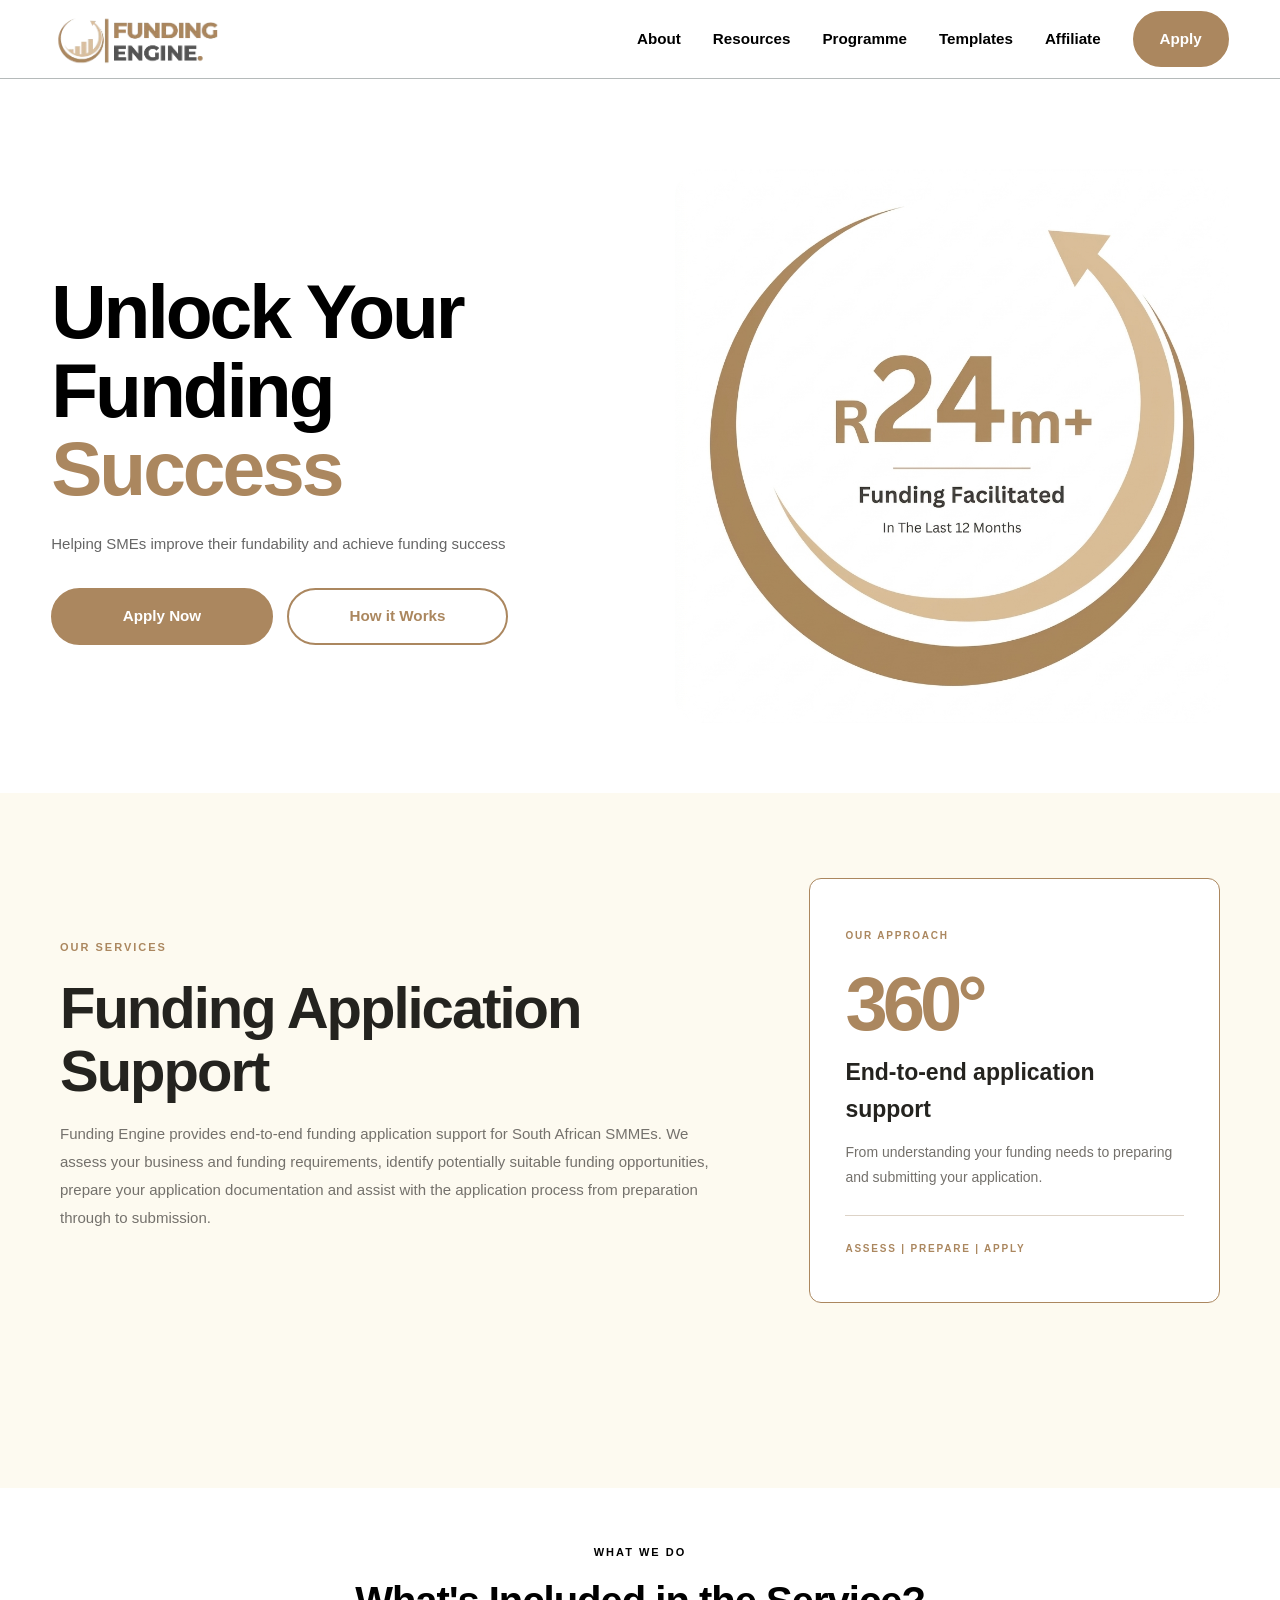
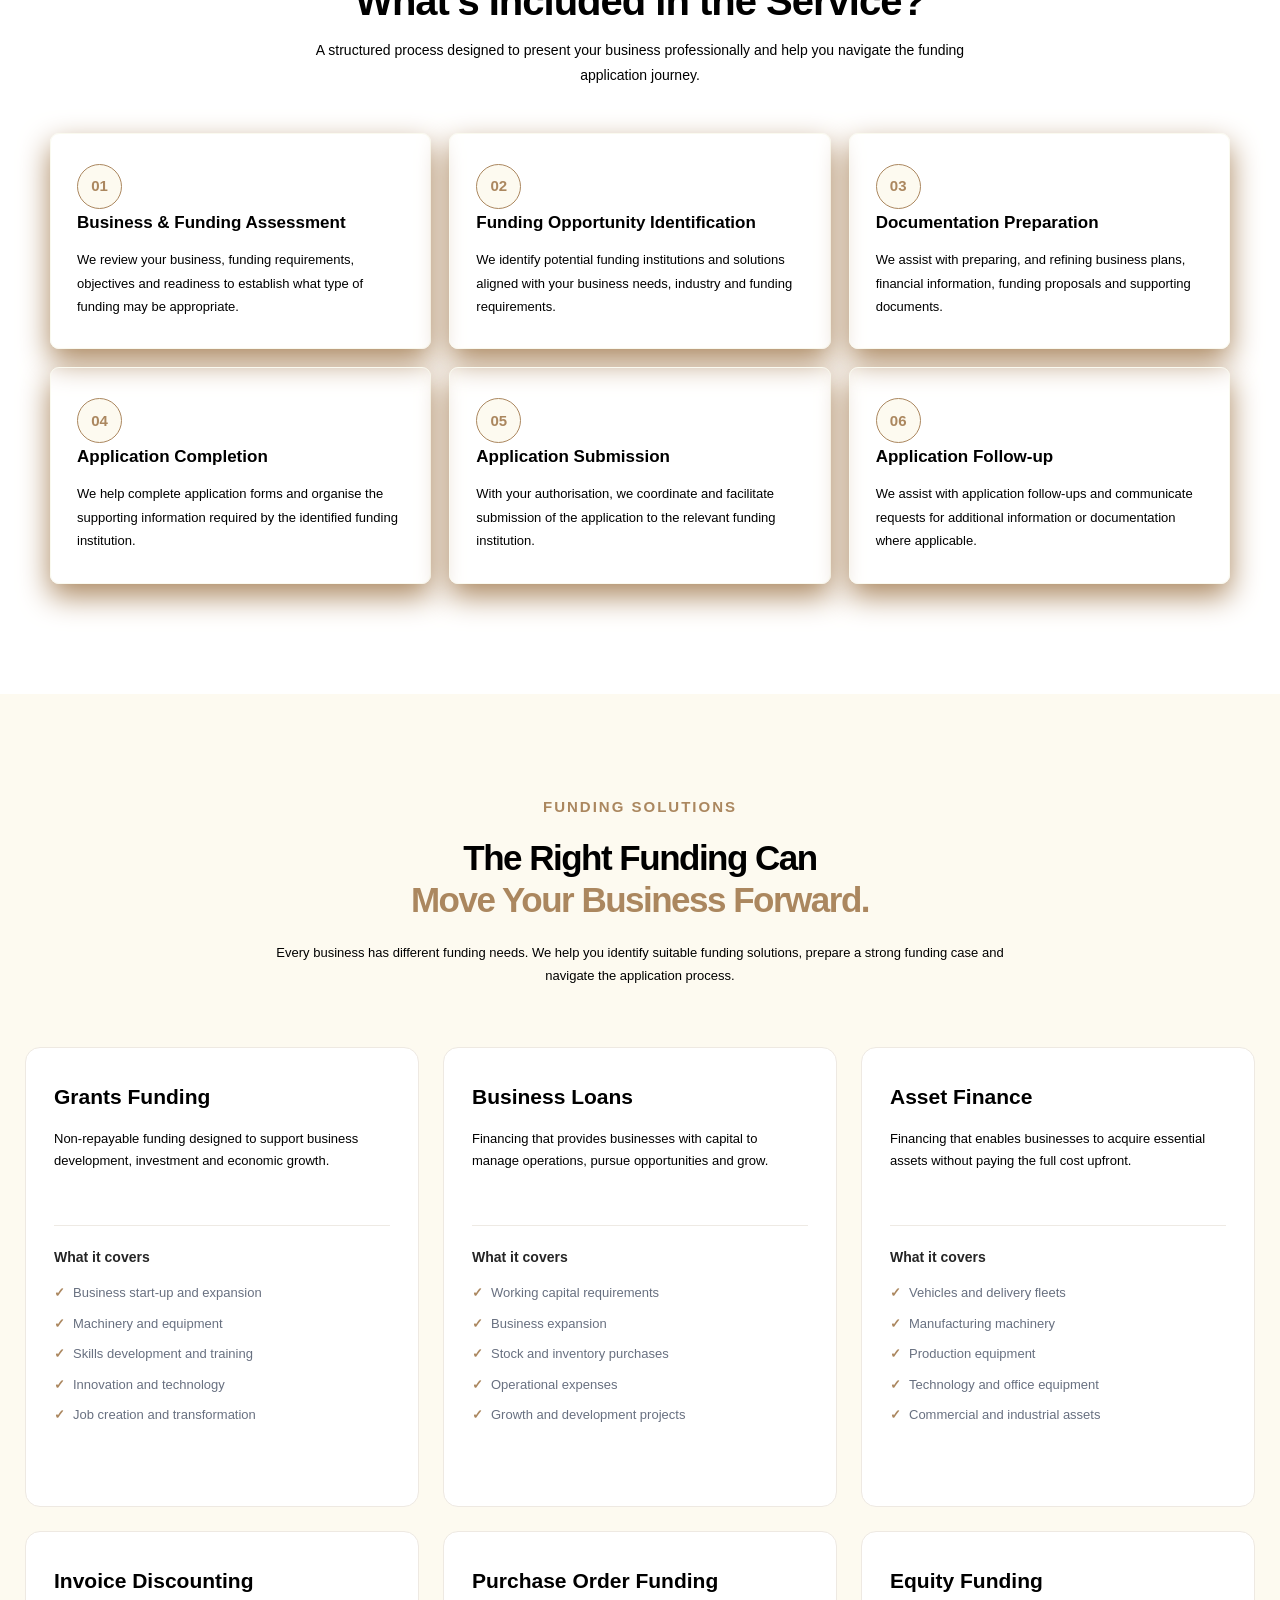
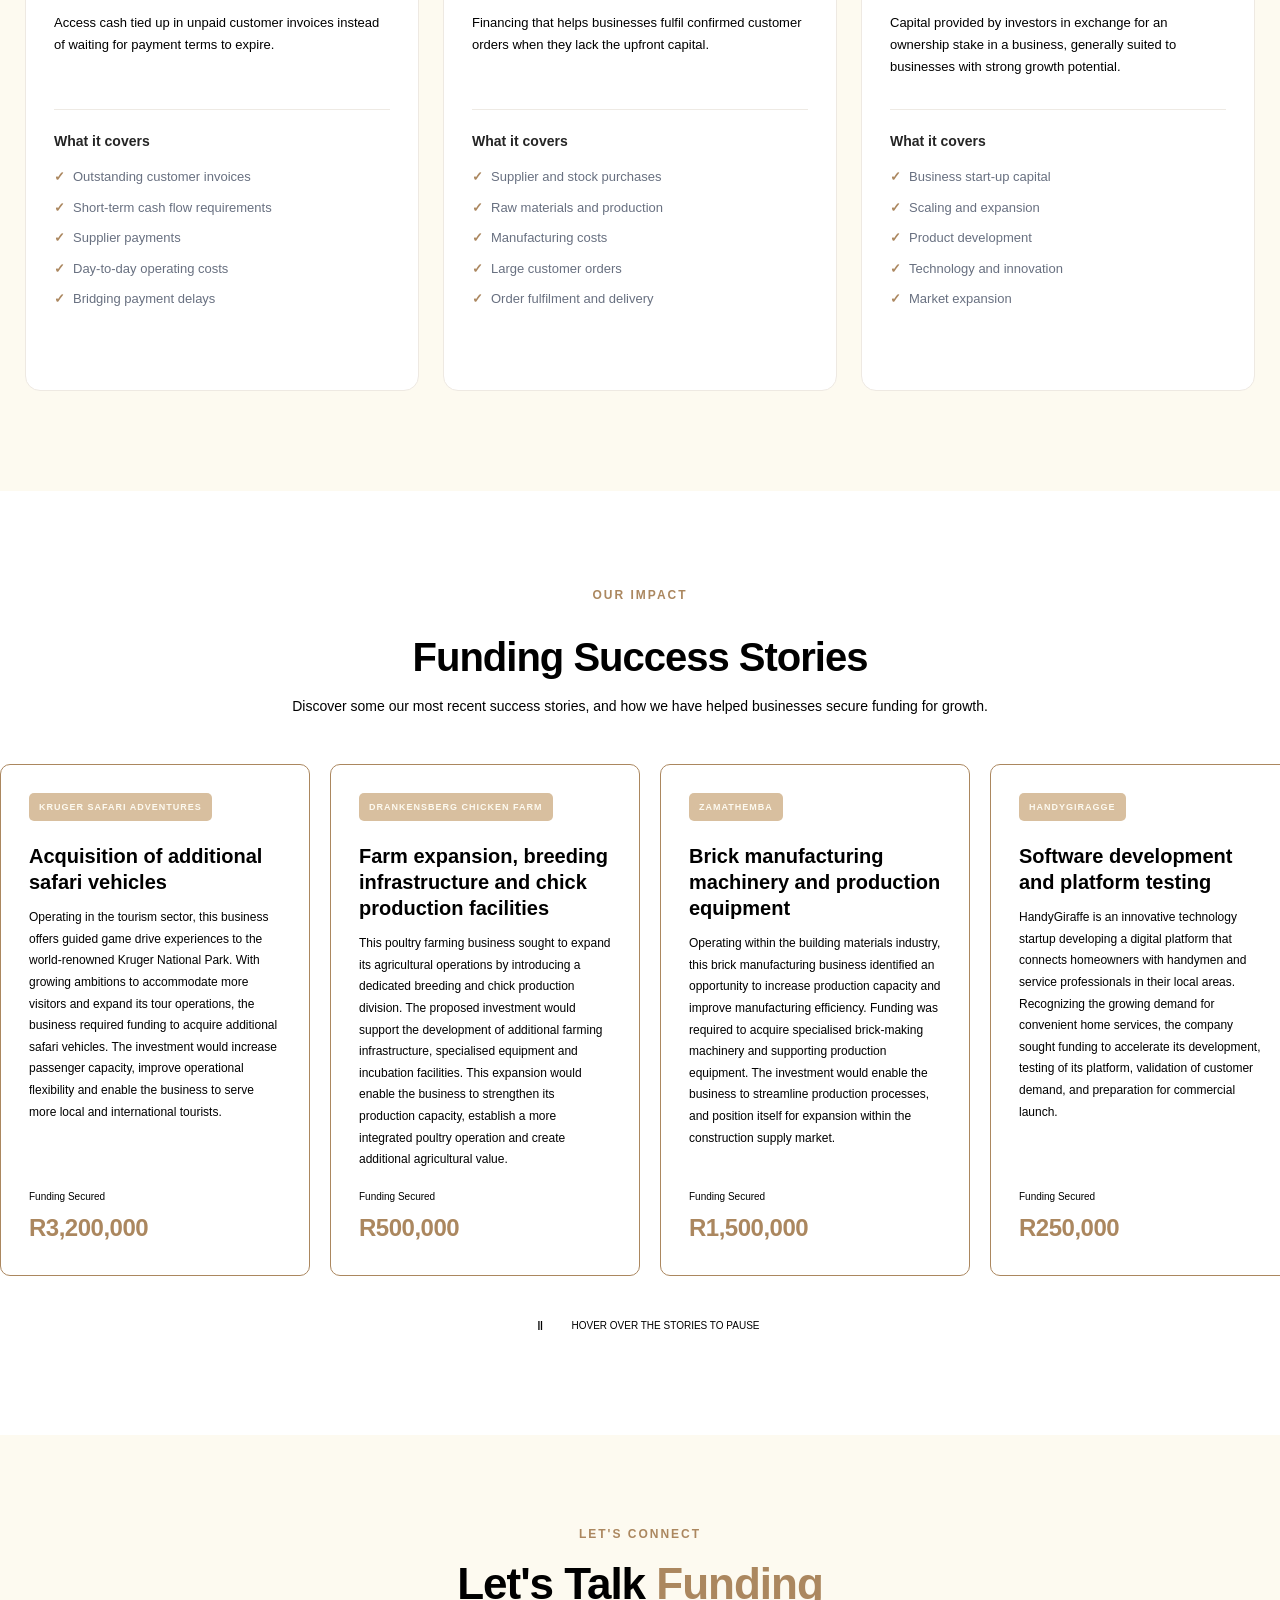
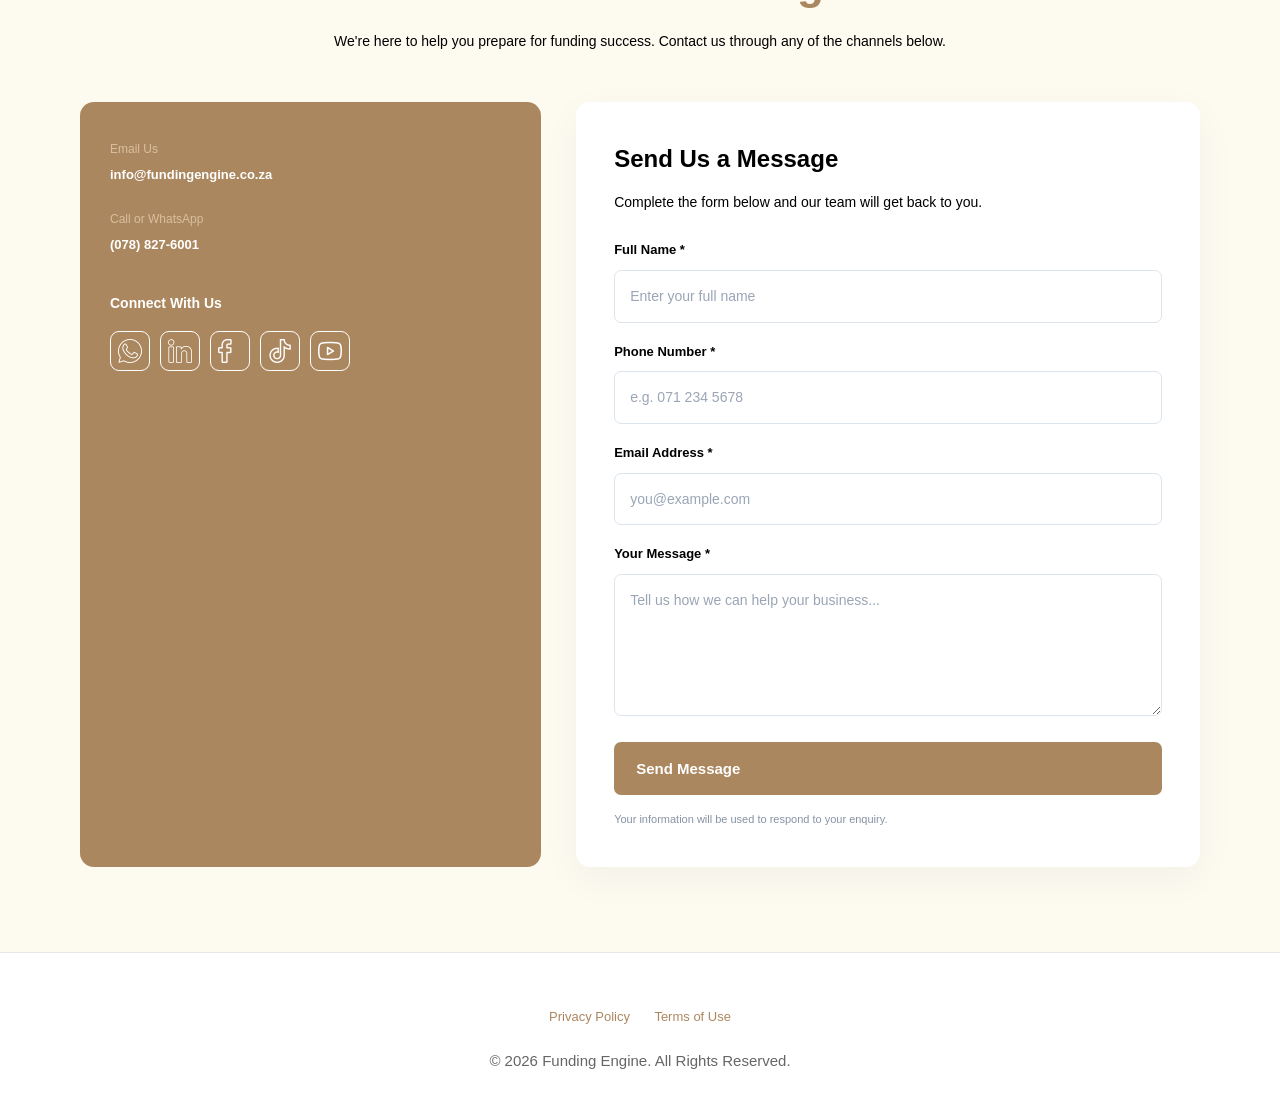
<file: index.html>
<!DOCTYPE html>
<html lang="en">
<head>
  <meta charset="UTF-8" />
  <meta name="viewport" content="width=device-width, initial-scale=1.0" />

  <title>Funding Engine | Business Funding & Application Support</title>

  <link rel="icon" type="image/png" href="./img/Funding_Engine_Favicon-removebg-preview.png">

<link rel="stylesheet" href="css/style.css">

  <meta
    name="description"
    content="Funding Engine helps businesses improve their chances of funding sucess through business assessmets, funder matching, professional document preparation, and end-to-end application management"
  />

  <!-- Google tag (gtag.js) -->
<script async src="https://www.googletagmanager.com/gtag/js?id=G-WF6MT4XZ4N"></script>
<script>
  window.dataLayer = window.dataLayer || [];
  function gtag(){dataLayer.push(arguments);}
  gtag('js', new Date());

  gtag('config', 'G-WF6MT4XZ4N');
</script>

</head>

<body>

  <!-- =========================
       HEADER
  ========================== -->

  <header>
    <div class="container navbar">

      <a href="#" class="logo">
        <img src="./img/Funding_Engine_Logo_-_Cropped-removebg-preview.png" alt="Funding Engine Logo" />
      </a>

      <button
        class="mobile-menu"
        id="mobileMenu"
        aria-label="Open navigation menu"
      >
        ☰
      </button>

      <nav>
        <ul class="nav-links" id="navLinks">
          <li><a href="about.html">About</a></li>
          <li><a href="resources.html">Resources</a></li>
          <li><a href="programme.html">Programme</a></li>
          <li><a href="https://fundingbox.gumroad.com/">Templates</a></li>
          <li><a href="affiliate.html">Affiliate</a></li>
          <li class="button">
            <a href="apply.html" class="btn btn-primary">Apply</a>
          </li>
        </ul>
      </nav>

    </div>
  </header>


  <!-- =========================
       HERO
  ========================== -->

  <main>

    <section class="hero" id="apply">
      <div class="container hero-grid">

        <div class="hero-content">

          <h1>
            Unlock Your Funding <span>Success</span> 
          </h1>

          <p>
            Helping SMEs improve their fundability and achieve funding success

          <div class="hero-buttons">
            <a href="apply.html" class="btn btn-hero">
              Apply Now
            </a>
            <a href="#process" class="btn btn-hero-how">
              How it Works
            </a>

          </div>

        </div>

        <div class="hero-image">
          <img
            src="./img/Hero.jpg"
            alt=""
          />
        </div>

      </div>
    </section>



    
    <!-- =========================
         SERVICES
    ========================== -->

    
<section class="fe-services" id="application-support">
  <div class="fe-service-container">

    <!-- HERO / SERVICE INTRO -->
    <div class="fe-service-hero">
      <div class="fe-service-intro">
        <span class="fe-kicker">OUR SERVICES</span>
        <h2>Funding Application Support</h2>
        <p>
          Funding Engine provides end-to-end funding application support
          for South African SMMEs. We assess your business
          and funding requirements, identify potentially suitable funding
          opportunities, prepare your application documentation and assist
          with the application process from preparation through to submission.
        </p>
      </div>

      <div class="fe-service-highlight">
        <span class="fe-highlight-label">OUR APPROACH</span>
        <div class="fe-highlight-number">360°</div>
        <h3>End-to-end application support</h3>
        <p>
          From understanding your funding needs to preparing and submitting
          your application.
        </p>
        <div class="fe-highlight-line"></div>
        <span class="fe-highlight-small">ASSESS | PREPARE | APPLY </span>
      </div>
    </div>

  </section> 



    <!-- =========================
         PROCESS SECTION
    ========================== -->

    <section class="fe-process" id="process">  
      <div class="process-container">

    <div class="fe-section-heading">
      <span class="fe-kicker">WHAT WE DO</span>
      <h2>What's Included in the Service?</h2>
      <p>
        A structured process designed to present your business professionally
        and help you navigate the funding application journey.
      </p>
    </div>

    <div class="fe-includes-grid">
      <article class="fe-include-card">
        <span class="fe-card-number">01</span>
        <h3>Business & Funding Assessment</h3>
        <p>
          We review your business, funding requirements, objectives and
          readiness to establish what type of funding may be appropriate.
        </p>
      </article>

      <article class="fe-include-card">
        <span class="fe-card-number">02</span>
        <h3>Funding Opportunity Identification</h3>
        <p>
          We identify potential funding institutions and solutions aligned
          with your business needs, industry and funding requirements.
        </p>
      </article>

      <article class="fe-include-card">
        <span class="fe-card-number">03</span>
        <h3>Documentation Preparation</h3>
        <p>
          We assist with preparing, and refining business
          plans, financial information, funding proposals and supporting documents.
        </p>
      </article>

      <article class="fe-include-card">
        <span class="fe-card-number">04</span>
        <h3>Application Completion</h3>
        <p>
          We help complete application forms and organise the supporting
          information required by the identified funding institution.
        </p>
      </article>

      <article class="fe-include-card">
        <span class="fe-card-number">05</span>
        <h3>Application Submission</h3>
        <p>
          With your authorisation, we coordinate and facilitate submission
          of the application to the relevant funding institution.
        </p>
      </article>

      <article class="fe-include-card">
        <span class="fe-card-number">06</span>
        <h3>Application Follow-up</h3>
        <p>
          We assist with application follow-ups and communicate requests
          for additional information or documentation where applicable.
        </p>
      </article>
    </div>


  </div>
</section>



<!-- =========================
         FUNDING OPTIONS
    ========================== -->


<section class="funding-solutions" id="funding-solutions">

  <div class="solutions-container">

    <!-- SECTION HEADER -->
    <div class="solutions-header">
      <span class="section-tag">FUNDING SOLUTIONS</span>

      <h2>
        The Right Funding Can
        <span>Move Your Business Forward.</span>
      </h2>

      <p>
        Every business has different funding needs. We help you identify
        suitable funding solutions, prepare a strong funding case and
        navigate the application process.
      </p>
    </div>


    <!-- FUNDING CARDS -->
    <div class="solutions-grid">

      <!-- GRANTS -->
      <article class="solution-card">

        <h3>Grants Funding</h3>

        <p class="solution-intro">
          Non-repayable funding designed to support business
          development, investment and economic growth.
        </p>

        <div class="covers">
          <h4>What it covers</h4>
          <ul>
            <li>Business start-up and expansion</li>
            <li>Machinery and equipment</li>
            <li>Skills development and training</li>
            <li>Innovation and technology</li>
            <li>Job creation and transformation</li>
          </ul>
        </div>
      </article>


      <!-- BUSINESS LOANS -->
      <article class="solution-card">

        <h3>Business Loans</h3>

        <p class="solution-intro">
          Financing that provides businesses with capital
          to manage operations, pursue opportunities and grow.
        </p>

        <div class="covers">
          <h4>What it covers</h4>
          <ul>
            <li>Working capital requirements</li>
            <li>Business expansion</li>
            <li>Stock and inventory purchases</li>
            <li>Operational expenses</li>
            <li>Growth and development projects</li>
          </ul>
        </div>

      </article>


      <!-- ASSET FINANCE -->
      <article class="solution-card">

        <h3>Asset Finance</h3>

        <p class="solution-intro">
          Financing that enables businesses to acquire essential
          assets without paying the full cost upfront.
        </p>

        <div class="covers">
          <h4>What it covers</h4>
          <ul>
            <li>Vehicles and delivery fleets</li>
            <li>Manufacturing machinery</li>
            <li>Production equipment</li>
            <li>Technology and office equipment</li>
            <li>Commercial and industrial assets</li>
          </ul>
        </div>

      </article>


      <!-- INVOICE DISCOUNTING -->
      <article class="solution-card">

        <h3>Invoice Discounting</h3>

        <p class="solution-intro">
          Access cash tied up in unpaid customer invoices
          instead of waiting for payment terms to expire.
        </p>

        <div class="covers">
          <h4>What it covers</h4>
          <ul>
            <li>Outstanding customer invoices</li>
            <li>Short-term cash flow requirements</li>
            <li>Supplier payments</li>
            <li>Day-to-day operating costs</li>
            <li>Bridging payment delays</li>
          </ul>
        </div>

      </article>


      <!-- PURCHASE ORDER FUNDING -->
      <article class="solution-card">

        <h3>Purchase Order Funding</h3>

        <p class="solution-intro">
          Financing that helps businesses fulfil confirmed
          customer orders when they lack the upfront capital.
        </p>

        <div class="covers">
          <h4>What it covers</h4>
          <ul>
            <li>Supplier and stock purchases</li>
            <li>Raw materials and production</li>
            <li>Manufacturing costs</li>
            <li>Large customer orders</li>
            <li>Order fulfilment and delivery</li>
          </ul>
        </div>

      </article>

      <!-- EQUITY FUNDING -->
      <article class="solution-card">

        <h3>Equity Funding</h3>

        <p class="solution-intro">
          Capital provided by investors in exchange for an ownership 
          stake in a business, generally suited to businesses with strong growth potential.
        </p>

        <div class="covers">
          <h4>What it covers</h4>
          <ul>
            <li>Business start-up capital</li>
            <li>Scaling and expansion</li>
            <li>Product development</li>
            <li>Technology and innovation</li>
            <li>Market expansion</li>
          </ul>
        </div>

      </article>

    </div>


  </div>
</section>




    <!-- =========================
         SUCCESS STORIES
    ========================== -->

    <section class="fe-section fe-stories" id="success-stories">
  <div class="fe-container">

    <div class="fe-section-heading">
      <div class="fe-eyebrow">OUR IMPACT</div>
      <h2>Funding Success Stories</h2>
      <p>
        Discover some our most recent success stories, and how we have helped businesses secure funding for growth.
      </p>
    </div>

  </div>

  <div class="fe-story-viewport" aria-label="Illustrative business funding scenarios">
    <div class="fe-story-track" id="fe-story-track">

      <!-- ORIGINAL FOUR CARDS -->

      <article class="fe-story-card">
        <span class="fe-story-category">Kruger Safari Adventures</span>
        <h3>Acquisition of additional safari vehicles</h3>
        <p>
          Operating in the tourism sector, this business offers guided game drive experiences to the world-renowned Kruger National Park. With growing ambitions to accommodate more visitors and expand its tour operations, the business required funding to acquire additional safari vehicles. The investment would increase passenger capacity, improve operational flexibility and enable the business to serve more local and international tourists.
        </p>
        <div class="fe-story-amount">
          <small>Funding Secured</small>
          <strong>R3,200,000</strong>
        </div>
      </article>

      <article class="fe-story-card">
        <span class="fe-story-category">Drankensberg Chicken Farm</span>
        <h3>Farm expansion, breeding infrastructure and chick production facilities</h3>
        <p>
          This poultry farming business sought to expand its agricultural operations by introducing a dedicated breeding and chick production division. The proposed investment would support the development of additional farming infrastructure, specialised equipment and incubation facilities. This expansion would enable the business to strengthen its production capacity, establish a more integrated poultry operation and create additional agricultural value.
        </p>
        <div class="fe-story-amount">
          <small>Funding Secured</small>
          <strong>R500,000</strong>
        </div>
      </article>

      <article class="fe-story-card">
        <span class="fe-story-category">Zamathemba</span>
        <h3>Brick manufacturing machinery and production equipment</h3>
        <p>
          Operating within the building materials industry, this brick manufacturing business identified an opportunity to increase production capacity and improve manufacturing efficiency. Funding was required to acquire specialised brick-making machinery and supporting production equipment. The investment would enable the business to streamline production processes, and position itself for expansion within the construction supply market.
        </p>
        <div class="fe-story-amount">
          <small>Funding Secured</small>
          <strong>R1,500,000</strong>
        </div>
      </article>

      <article class="fe-story-card">
        <span class="fe-story-category">HandyGiragge</span>
        <h3>Software development and platform testing</h3>
        <p>
          HandyGiraffe is an innovative technology startup developing a digital platform that connects homeowners with handymen and service professionals in their local areas. Recognizing the growing demand for convenient home services, the company sought funding to accelerate its development, testing of its platform, validation of customer demand, and preparation for commercial launch.
        </p>
        <div class="fe-story-amount">
          <small>Funding Secured</small>
          <strong>R250,000</strong>
        </div>
      </article>

      <!-- DUPLICATED CARDS FOR SEAMLESS ANIMATION -->

      <article class="fe-story-card">
        <span class="fe-story-category">Kruger Safari Adventures</span>
        <h3>Acquisition of additional safari vehicles</h3>
        <p>
          Operating in the tourism sector, this business offers guided game drive experiences to the world-renowned Kruger National Park. With growing ambitions to accommodate more visitors and expand its tour operations, the business required funding to acquire additional safari vehicles. The investment would increase passenger capacity, improve operational flexibility and enable the business to serve more local and international tourists.
        </p>
        <div class="fe-story-amount">
          <small>Funding Secured</small>
          <strong>R3,200,000</strong>
        </div>
      </article>

      <article class="fe-story-card">
        <span class="fe-story-category">Drankensberg Chicken Farm</span>
        <h3>Farm expansion, breeding infrastructure and chick production facilities</h3>
        <p>
          This poultry farming business sought to expand its agricultural operations by introducing a dedicated breeding and chick production division. The proposed investment would support the development of additional farming infrastructure, specialised equipment and incubation facilities. This expansion would enable the business to strengthen its production capacity, establish a more integrated poultry operation and create additional agricultural value.
        </p>
        <div class="fe-story-amount">
          <small>Funding Secured</small>
          <strong>R500,000</strong>
        </div>
      </article>

      <article class="fe-story-card">
        <span class="fe-story-category">Zamathemba</span>
        <h3>Brick manufacturing machinery and production equipment</h3>
        <p>
          Operating within the building materials industry, this brick manufacturing business identified an opportunity to increase production capacity and improve manufacturing efficiency. Funding was required to acquire specialised brick-making machinery and supporting production equipment. The investment would enable the business to streamline production processes, and position itself for expansion within the construction supply market.
        </p>
        <div class="fe-story-amount">
          <small>Funding Secured</small>
          <strong>R1,500,000</strong>
        </div>
      </article>

      <article class="fe-story-card">
        <span class="fe-story-category">HandyGiragge</span>
        <h3>Software development and platform testing</h3>
        <p>
          HandyGiraffe is an innovative technology startup developing a digital platform that connects homeowners with handymen and service professionals in their local areas. Recognizing the growing demand for convenient home services, the company sought funding to accelerate its development, testing of its platform, validation of customer demand, and preparation for commercial launch.
        </p>
        <div class="fe-story-amount">
          <small>Funding Secured</small>
          <strong>R250,000</strong>
        </div>
      </article>

    </div>
  </div>

  <div class="fe-story-controls">
    <button type="button" id="fe-story-pause"
      aria-label="Pause success stories animation">Ⅱ</button>
    <span>HOVER OVER THE STORIES TO PAUSE</span>
  </div>

</section>






    <!-- =========================
         CONTACT
    ========================== -->

<section class="fe-contact" id="contact">
  <div class="fe-contact-container">

    <!-- Section Heading -->
    <div class="fe-contact-heading">
      <span class="fe-eyebrow">LET'S CONNECT</span>
      <h2>Let's Talk <span>Funding</span></h2>
      <p>
        We're here to help you prepare for funding success.
        Contact us through any of the channels below.
      </p>
    </div>

    <div class="fe-contact-grid">

      <!-- Contact Information -->
      <div class="fe-contact-info">

        <a class="fe-contact-item"
           href="mailto:fundingengine.sa@gmail.com">
          <span>
            <small>Email Us</small>
            <strong>info@fundingengine.co.za</strong>
          </span>
        </a>

        <a class="fe-contact-item"
           href="https://wa.me/27788276001">
          <span>
            <small>Call or WhatsApp</small>
            <strong>(078) 827-6001</strong>
          </span>
        </a>

        <div class="fe-social-area">
          <h4>Connect With Us</h4>
          <div class="fe-social-links">

            
        <a href="https://wa.me/27788276001"
          target="_blank" rel="noopener noreferrer"
          aria-label="WhatsApp">
          <img src="./img/whatsapp (1).png"
              alt="WhatsApp" width="24" height="24">
        </a>

        <a href="https://www.linkedin.com/company/funding-engine"
          target="_blank" rel="noopener noreferrer"
          aria-label="LinkedIn">
          <img src="./img/linkedin.png"
              alt="Facebook" width="24" height="24">
        </a>

        <a href="https://www.facebook.com/share/19k2NEn9AZ/?mibextid=wwXIfr"
          target="_blank" rel="noopener noreferrer"
          aria-label="Facebook">
          <img src="./img/facebook.png"
              alt="Facebook" width="24" height="24">
        </a>

        <a href="https://www.tiktok.com/@fundingengine.sa?_r=1&_t=ZS-9Au7KL8WS5E"
          target="_blank" rel="noopener noreferrer"
          aria-label="TikTok">
          <img src="./img/tik-tok.png"
              alt="TikTok" width="24" height="24">
        </a>

        <a href="https://youtube.com/@fundingengine?si=-LI5cNmscltV4tfz"
          target="_blank" rel="noopener noreferrer"
          aria-label="YouTube">
          <img src="./img/youtube.png"
              alt="YouTube" width="24" height="24">
        </a>


          </div>
        </div>

      </div>

      <!-- Contact Form -->
      <div class="fe-form-card">
        <h3>Send Us a Message</h3>
        <p>Complete the form below and our team will get back to you.</p>

        <form action="https://api.web3forms.com/submit" method="POST">
  <input type="hidden" name="access_key" value="dc070c43-2fd9-4793-a704-50b73def13ea">

        

          <!-- Full Name -->
          <div class="fe-form-group">
            <label for="fe-name">Full Name *</label>
            <input
              type="text"
              id="fe-name"
              name="Full Name"
              placeholder="Enter your full name"
              autocomplete="name"
              required>
          </div>

          <!-- Phone Number -->
          <div class="fe-form-group">
            <label for="fe-phone">Phone Number *</label>
            <input
              type="tel"
              id="fe-phone"
              name="Phone Number"
              placeholder="e.g. 071 234 5678"
              autocomplete="tel"
              required>
          </div>

          <!-- Email Address -->
          <div class="fe-form-group">
            <label for="fe-email">Email Address *</label>
            <input
              type="email"
              id="fe-email"
              name="Email Address"
              placeholder="you@example.com"
              autocomplete="email"
              required>
          </div>

          <!-- Message -->
          <div class="fe-form-group">
            <label for="fe-message">Your Message *</label>
            <textarea
              id="fe-message"
              name="Message"
              rows="5"
              placeholder="Tell us how we can help your business..."
              required></textarea>
          </div>

          <button type="submit" class="fe-submit-btn">
            Send Message 
          </button>

          <p class="fe-form-privacy">
            Your information will be used to respond to your enquiry.
          </p>

        </form>
      </div>

    </div>
  </div>
</section>





  </main>


  <!-- =========================
       FOOTER
  ========================== -->

 <footer class="site-footer">

        <div class="footer-legal">
    <a href="./privacy-policy.pdf" target="_blank" rel="noopener">Privacy Policy</a>
    <a href="./terms-of-use.pdf" target="_blank" rel="noopener">Terms of Use</a>
</div>
 
  <p>&copy; 2026 Funding Engine. All Rights Reserved.</p>
</footer>



  <!-- =========================
       JAVASCRIPT
  ========================== -->

<script src="/js/script.js"></script>

</body>
</html>
</file>
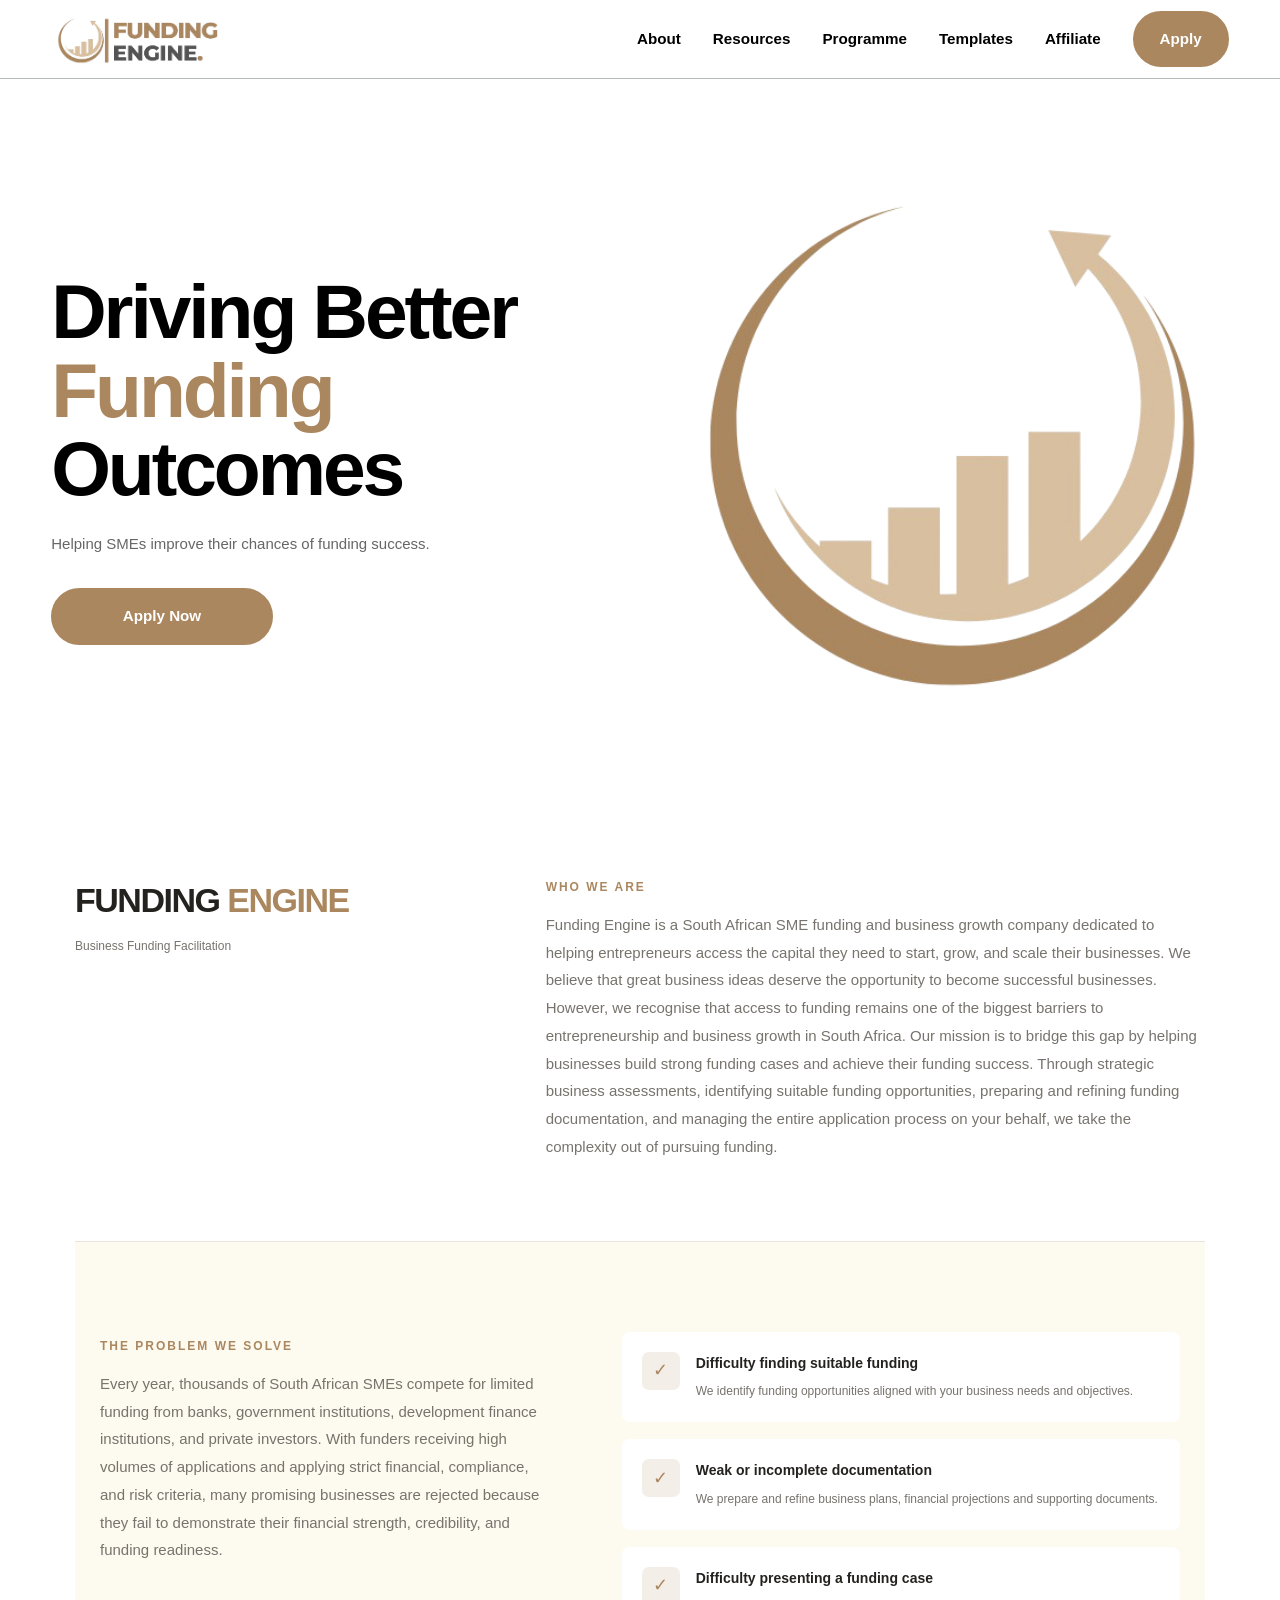
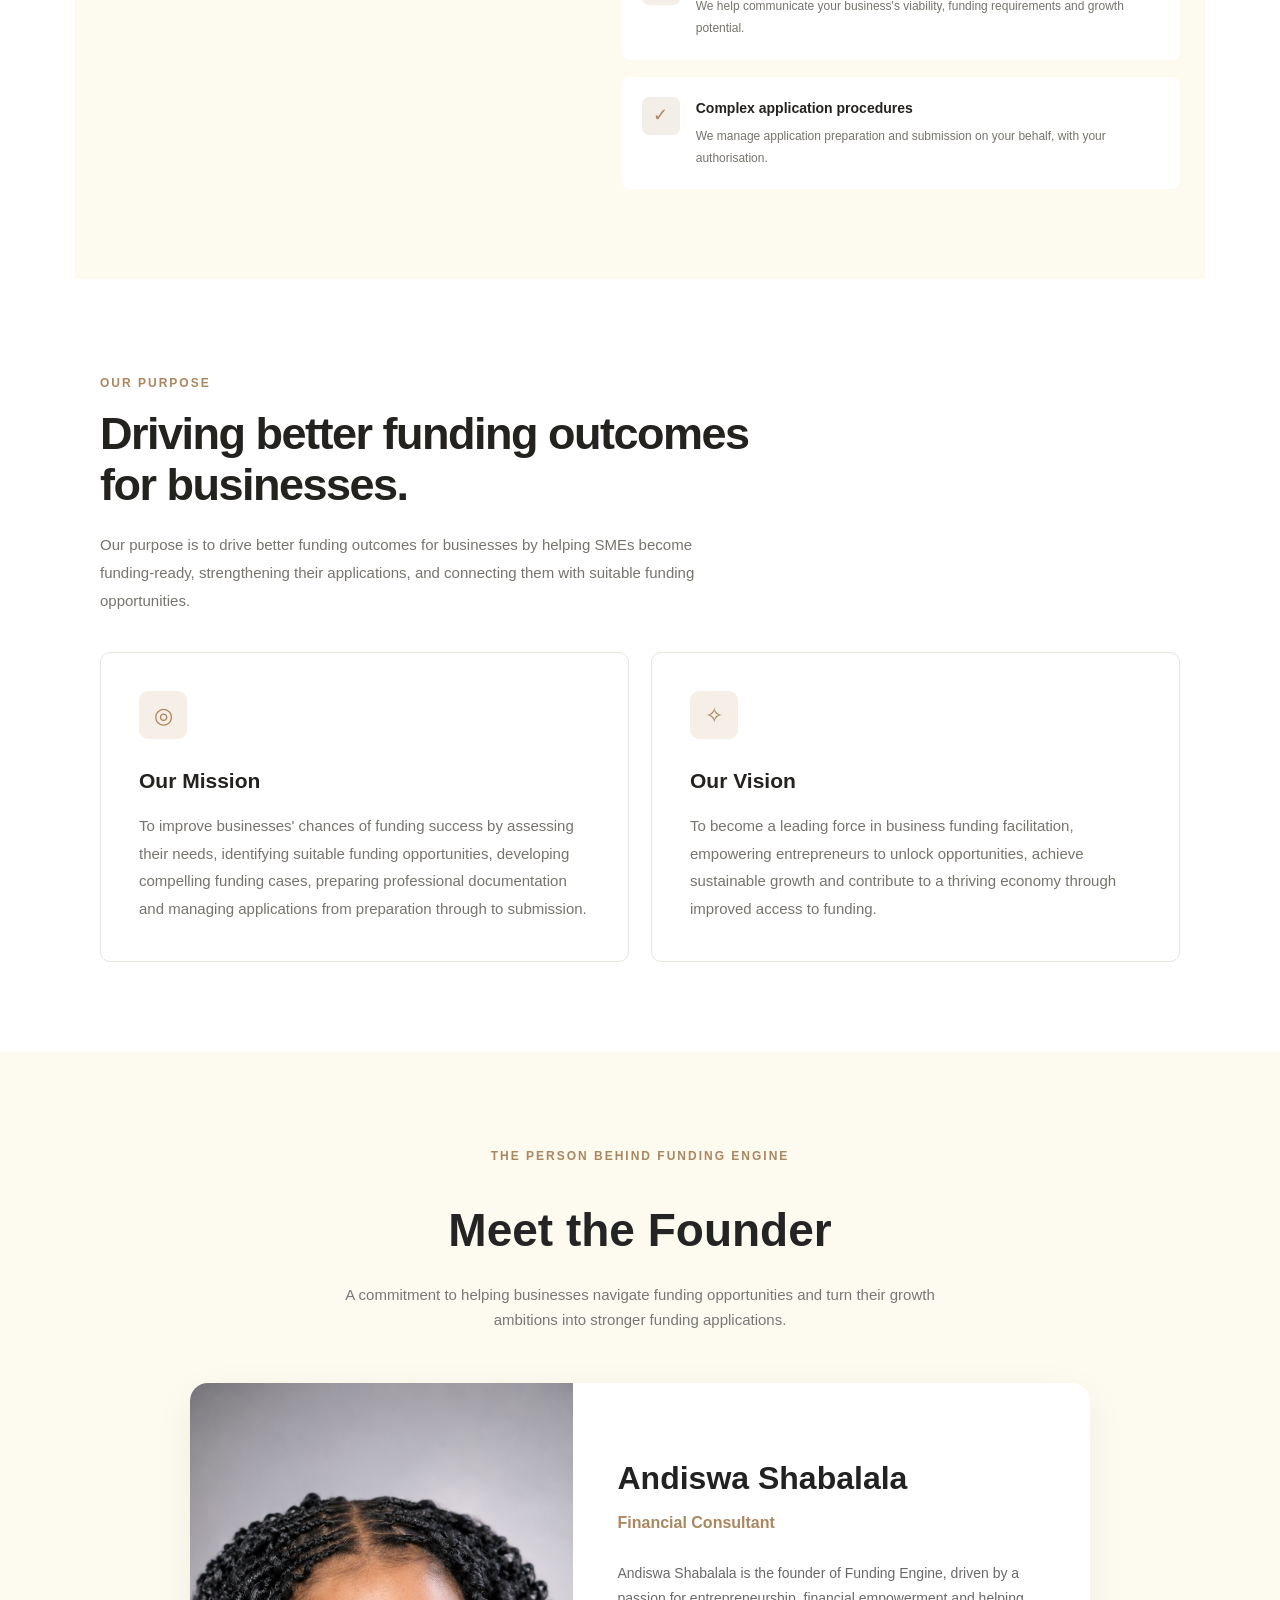
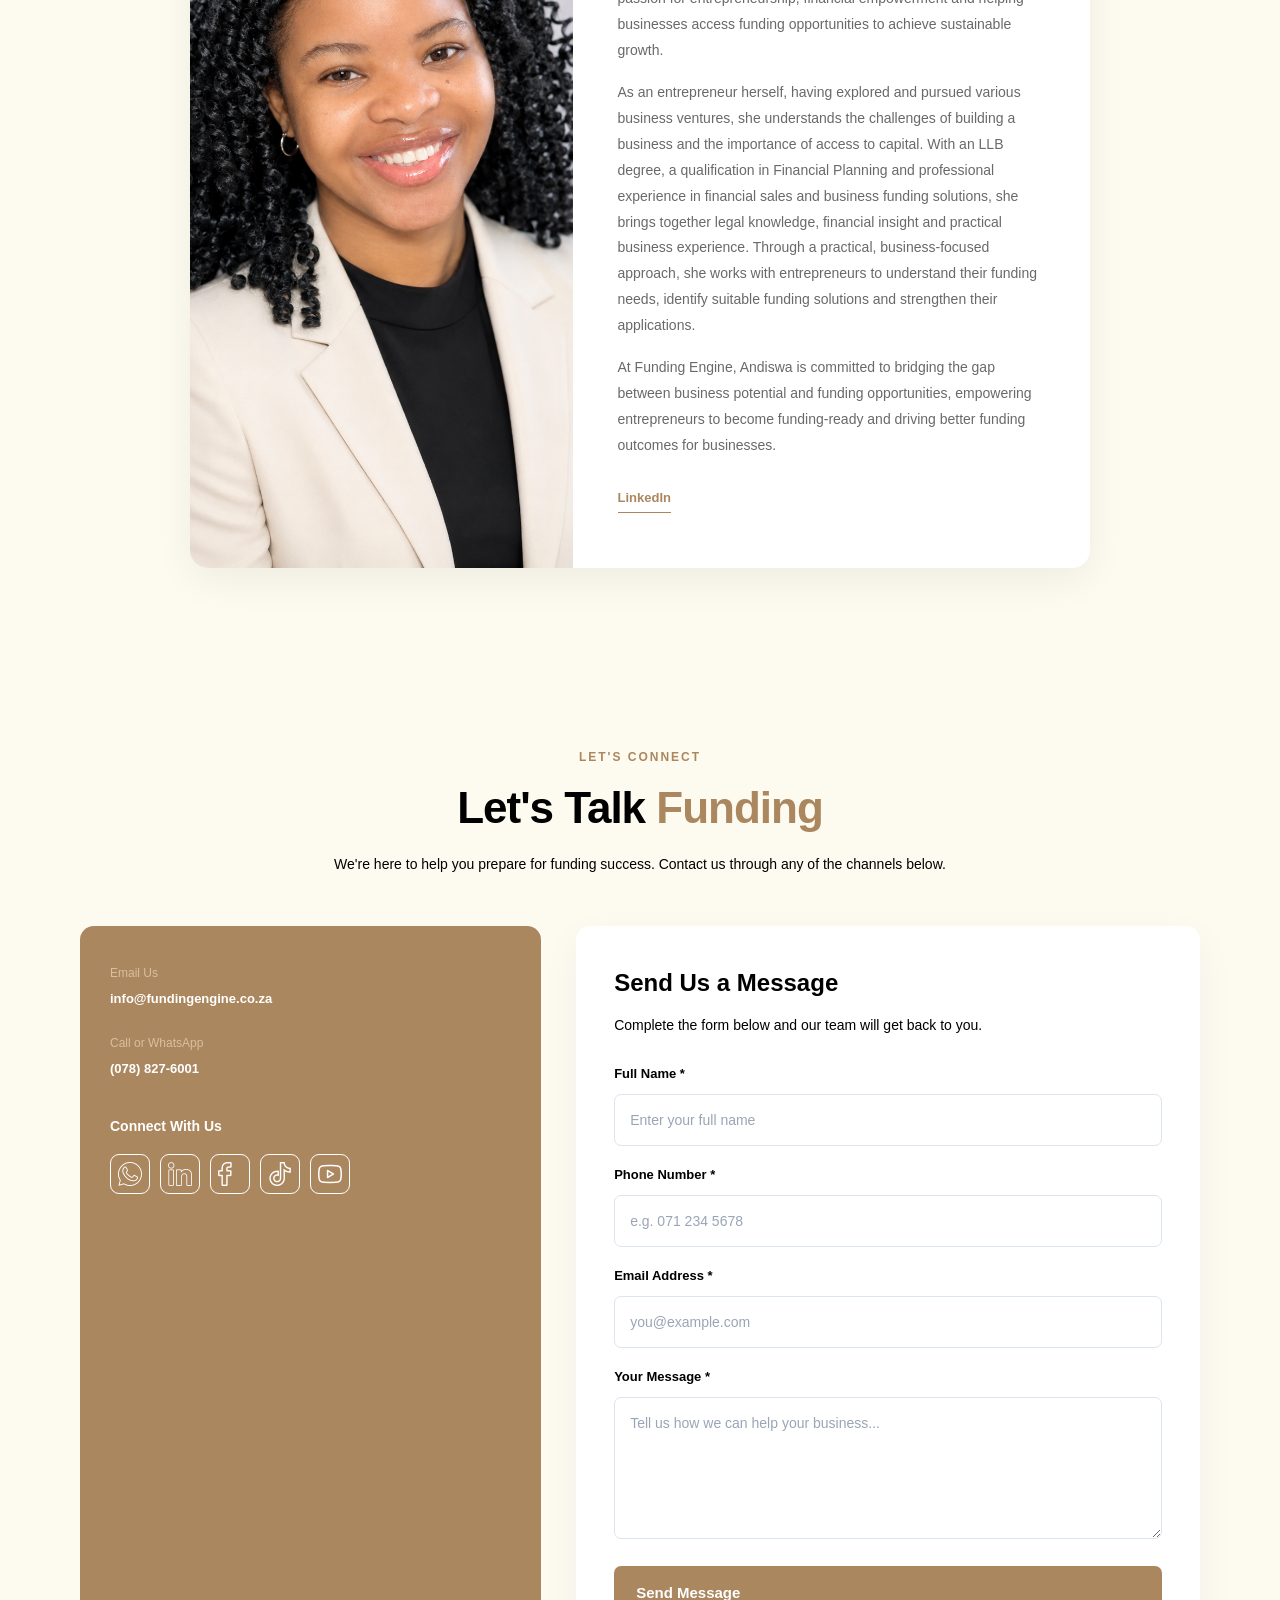
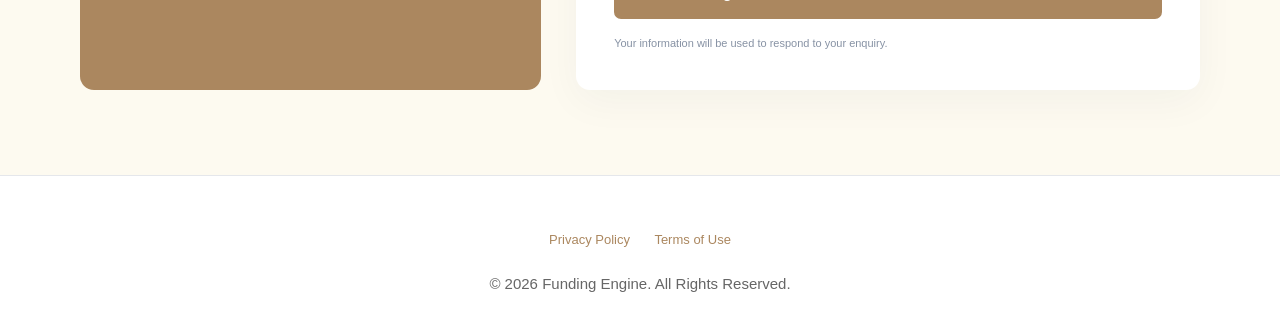
<file: about.html>
<!DOCTYPE html>
<html lang="en">
<head>
  <meta charset="UTF-8" />
  <meta name="viewport" content="width=device-width, initial-scale=1.0" />

  <title>About Us | Funding Engine</title>

  <link rel="icon" type="image/png" href="./img/Funding_Engine_Favicon-removebg-preview.png">

<link rel="stylesheet" href="css/style.css">

  <meta
    name="description"
    content="Funding Engine is a South African SME funding and business growth company helping entrepreneurs become funding-ready and improve their chances of securing business finance. Discover our mission, vision, the funding challenges we solve, and how founder Andiswa Shabalala is driving better funding outcomes through strategic assessments, funder matching, professional documentation, and end-to-end funding application support.
   />

  <!-- Google tag (gtag.js) -->
<script async src="https://www.googletagmanager.com/gtag/js?id=G-WF6MT4XZ4N"></script>
<script>
  window.dataLayer = window.dataLayer || [];
  function gtag(){dataLayer.push(arguments);}
  gtag('js', new Date());

  gtag('config', 'G-WF6MT4XZ4N');
</script>

</head>

<body>

  <!-- =========================
       HEADER
  ========================== -->

  <header>
    <div class="container navbar">

      <a href="index.html" class="logo">
        <img src="./img/Funding_Engine_Logo_-_Cropped-removebg-preview.png" alt="Funding Engine Logo" />
      </a>

      <button
        class="mobile-menu"
        id="mobileMenu"
        aria-label="Open navigation menu"
      >
        ☰
      </button>

      <nav>
        <ul class="nav-links" id="navLinks">
          <li><a href="about.html">About</a></li>
          <li><a href="resources.html">Resources</a></li>
          <li><a href="programme.html">Programme</a></li>
          <li><a href="https://fundingbox.gumroad.com/">Templates</a></li>
          <li><a href="affiliate.html">Affiliate</a></li>
          <li class="button">
            <a href="apply.html" class="btn btn-primary">Apply</a>
          </li>
        </ul>
      </nav>

    </div>
  </header>


  <!-- =========================
       HERO
  ========================== -->

  <main>

    <section class="hero" id="apply">
      <div class="container hero-grid">

        <div class="hero-content">

          <h1>
            Driving Better <span>Funding</span> Outcomes
          </h1>

          <p>
            Helping SMEs improve their chances of funding success.

          <div class="hero-buttons">
            <a href="apply.html" class="btn btn-hero">
              Apply Now
            </a>

          </div>

        </div>

        <div class="hero-image">
          <img
            src="./img/Funding_Engine_Favicon-removebg-preview.png"
            alt=""
          />
        </div>

      </div>
    </section>



    
    <!-- =========================
        Story Section
    ========================== -->

    

<section class="fe-about">



<!-- WHO WE ARE -->
<div class="fe-wrap">
  <div class="fe-intro">
    <div class="fe-intro-grid">
      <div>
        <div class="fe-brand-name">FUNDING <span>ENGINE</span></div>
        <div class="fe-brand-caption">
          Business Funding Facilitation 
        </div>
      </div>

      <div class="fe-intro-copy">
        <span class="fe-eyebrow">WHO WE ARE</span>
        <p>
          Funding Engine is a South African SME funding and business growth company dedicated to helping entrepreneurs access the capital they need to start, grow, and scale their businesses.
         We believe that great business ideas deserve the opportunity to become successful businesses. However, we recognise that access to funding remains one of the biggest barriers to entrepreneurship and business growth in South Africa.
         Our mission is to bridge this gap by helping businesses build strong funding cases and achieve their funding success. Through strategic business assessments, identifying suitable funding opportunities, preparing and refining 
         funding documentation, and managing the entire application process on your behalf, we take the complexity out of pursuing funding.
      </div>
    </div>
  </div>



<!-- PROBLEM WE SOLVE -->
<div class="fe-section fe-problem">
  <div class="fe-wrap">
    <div class="fe-problem-grid">
      <div>
        <span class="fe-eyebrow">THE PROBLEM WE SOLVE</span>
        <p>
          Every year, thousands of South African SMEs compete for limited funding from banks, government institutions, development finance institutions, and private investors. With funders receiving high volumes of applications and applying strict financial, compliance, and risk criteria, many promising businesses are rejected because they fail to demonstrate their financial strength, credibility, and funding readiness.
        </p>
      </div>

      <div class="fe-problem-list">
        <div class="fe-problem-item">
          <div class="fe-problem-icon">✓</div>
          <div>
            <h3>Difficulty finding suitable funding</h3>
            <p>We identify funding opportunities aligned with your business needs and objectives.</p>
          </div>
        </div>

        <div class="fe-problem-item">
          <div class="fe-problem-icon">✓</div>
          <div>
            <h3>Weak or incomplete documentation</h3>
            <p>We prepare and refine business plans, financial projections and supporting documents.</p>
          </div>
        </div>

        <div class="fe-problem-item">
          <div class="fe-problem-icon">✓</div>
          <div>
            <h3>Difficulty presenting a funding case</h3>
            <p>We help communicate your business's viability, funding requirements and growth potential.</p>
          </div>
        </div>

        <div class="fe-problem-item">
          <div class="fe-problem-icon">✓</div>
          <div>
            <h3>Complex application procedures</h3>
            <p>We manage application preparation and submission on your behalf, with your authorisation.</p>
          </div>
        </div>
      </div>
    </div>
  </div>
</div>

<!-- MISSION & VISION -->
<div class="fe-section">
  <div class="fe-wrap">
    <div style="max-width:650px">
      <span class="fe-eyebrow">OUR PURPOSE</span>
      <h2>Driving better funding outcomes for businesses.</h2>
      <p>
        Our purpose is to drive better funding outcomes for businesses by helping SMEs become funding-ready, strengthening their applications, and connecting them with suitable funding opportunities.
      </p>
    </div>

    <div class="fe-purpose-grid">
      <div class="fe-purpose-card">
        <div class="fe-purpose-icon">◎</div>
        <h3>Our Mission</h3>
        <p>
          To improve businesses' chances of funding success by assessing
          their needs, identifying suitable funding opportunities,
          developing compelling funding cases, preparing professional
          documentation and managing applications from preparation
          through to submission.
        </p>
      </div>

      <div class="fe-purpose-card">
        <div class="fe-purpose-icon">✧</div>
        <h3>Our Vision</h3>
        <p>
          To become a leading force in business funding facilitation,
          empowering entrepreneurs to unlock opportunities, achieve
          sustainable growth and contribute to a thriving economy
          through improved access to funding.
        </p>
      </div>
    </div>
  </div>
</div>

</section>





    <!-- =========================
         TEAM
    ========================== -->
   
  
    <section class="fe-team">
  <div class="fe-team-container">

    <div class="fe-team-heading">
      <span class="fe-eyebrow">THE PERSON BEHIND FUNDING ENGINE</span>
      <h2>Meet the Founder</h2>
      <p>
        A commitment to helping businesses navigate funding opportunities
        and turn their growth ambitions into stronger funding applications.
      </p>
    </div>

    <div class="fe-founder-card">
      <div class="fe-founder-image">
        <img
          src="./img/Andiswa Shabalala.png"
          alt="Andiswa Shabalala, Founder of Funding Engine"
        >
      </div>

      <div class="fe-founder-info">
        <h3>Andiswa Shabalala</h3>
        <h4>Financial Consultant</h4>

        <p>
          Andiswa Shabalala is the founder of Funding Engine, driven by a passion for entrepreneurship, financial empowerment and helping businesses access funding opportunities to achieve sustainable growth.
        </p>

        <p>
          As an entrepreneur herself, having explored and pursued various business ventures, she understands the challenges of building a business and the importance of access to capital. With an LLB degree, a qualification in Financial Planning and professional experience in financial sales and business funding solutions, she brings together legal knowledge, financial insight and practical business experience. Through a practical, business-focused approach, she works with entrepreneurs to understand their funding needs, identify suitable funding solutions and strengthen their applications.
        </p>

        <p>
          At Funding Engine, Andiswa is committed to bridging the gap between business potential and funding opportunities, empowering entrepreneurs to become funding-ready and driving better funding outcomes for businesses.
        </p>

        <div class="fe-founder-social">
          <a href="https://www.linkedin.com/in/andiswashabalala" aria-label="LinkedIn">LinkedIn</a>
        </div>
      </div>
    </div>

  </div>
</section>





  <!-- =========================
         CONTACT
    ========================== -->

<section class="fe-contact" id="contact">
  <div class="fe-contact-container">

    <!-- Section Heading -->
    <div class="fe-contact-heading">
      <span class="fe-eyebrow">LET'S CONNECT</span>
      <h2>Let's Talk <span>Funding</span></h2>
      <p>
        We're here to help you prepare for funding success.
        Contact us through any of the channels below.
      </p>
    </div>

    <div class="fe-contact-grid">

      <!-- Contact Information -->
      <div class="fe-contact-info">

        <a class="fe-contact-item"
           href="mailto:fundingengine.sa@gmail.com">
          <span>
            <small>Email Us</small>
            <strong>info@fundingengine.co.za</strong>
          </span>
        </a>

        <a class="fe-contact-item"
           href="https://wa.me/27788276001">
          <span>
            <small>Call or WhatsApp</small>
            <strong>(078) 827-6001</strong>
          </span>
        </a>

        <div class="fe-social-area">
          <h4>Connect With Us</h4>
          <div class="fe-social-links">

            
        <a href="https://wa.me/27788276001"
          target="_blank" rel="noopener noreferrer"
          aria-label="WhatsApp">
          <img src="./img/whatsapp (1).png"
              alt="WhatsApp" width="24" height="24">
        </a>

        <a href="https://www.linkedin.com/company/funding-engine"
          target="_blank" rel="noopener noreferrer"
          aria-label="LinkedIn">
          <img src="./img/linkedin.png"
              alt="Facebook" width="24" height="24">
        </a>

        <a href="https://www.facebook.com/share/19k2NEn9AZ/?mibextid=wwXIfr"
          target="_blank" rel="noopener noreferrer"
          aria-label="Facebook">
          <img src="./img/facebook.png"
              alt="Facebook" width="24" height="24">
        </a>

        <a href="https://www.tiktok.com/@fundingengine.sa?_r=1&_t=ZS-9Au7KL8WS5E"
          target="_blank" rel="noopener noreferrer"
          aria-label="TikTok">
          <img src="./img/tik-tok.png"
              alt="TikTok" width="24" height="24">
        </a>

        <a href="https://youtube.com/@fundingengine?si=-LI5cNmscltV4tfz"
          target="_blank" rel="noopener noreferrer"
          aria-label="YouTube">
          <img src="./img/youtube.png"
              alt="YouTube" width="24" height="24">
        </a>


          </div>
        </div>

      </div>

      <!-- Contact Form -->
      <div class="fe-form-card">
        <h3>Send Us a Message</h3>
        <p>Complete the form below and our team will get back to you.</p>

        <form action="https://api.web3forms.com/submit" method="POST">
  <input type="hidden" name="access_key" value="dc070c43-2fd9-4793-a704-50b73def13ea">

        

          <!-- Full Name -->
          <div class="fe-form-group">
            <label for="fe-name">Full Name *</label>
            <input
              type="text"
              id="fe-name"
              name="Full Name"
              placeholder="Enter your full name"
              autocomplete="name"
              required>
          </div>

          <!-- Phone Number -->
          <div class="fe-form-group">
            <label for="fe-phone">Phone Number *</label>
            <input
              type="tel"
              id="fe-phone"
              name="Phone Number"
              placeholder="e.g. 071 234 5678"
              autocomplete="tel"
              required>
          </div>

          <!-- Email Address -->
          <div class="fe-form-group">
            <label for="fe-email">Email Address *</label>
            <input
              type="email"
              id="fe-email"
              name="Email Address"
              placeholder="you@example.com"
              autocomplete="email"
              required>
          </div>

          <!-- Message -->
          <div class="fe-form-group">
            <label for="fe-message">Your Message *</label>
            <textarea
              id="fe-message"
              name="Message"
              rows="5"
              placeholder="Tell us how we can help your business..."
              required></textarea>
          </div>

          <button type="submit" class="fe-submit-btn">
            Send Message 
          </button>

          <p class="fe-form-privacy">
            Your information will be used to respond to your enquiry.
          </p>

        </form>
      </div>

    </div>
  </div>
</section>





  </main>


  <!-- =========================
       FOOTER
  ========================== -->

 <footer class="site-footer">

        <div class="footer-legal">
    <a href="./privacy-policy.pdf" target="_blank" rel="noopener">Privacy Policy</a>
    <a href="./terms-of-use.pdf" target="_blank" rel="noopener">Terms of Use</a>
</div>
 
  <p>&copy; 2026 Funding Engine. All Rights Reserved.</p>
</footer>



  <!-- =========================
       JAVASCRIPT
  ========================== -->

<script src="/js/script.js"></script>

</body>
</html>
</file>
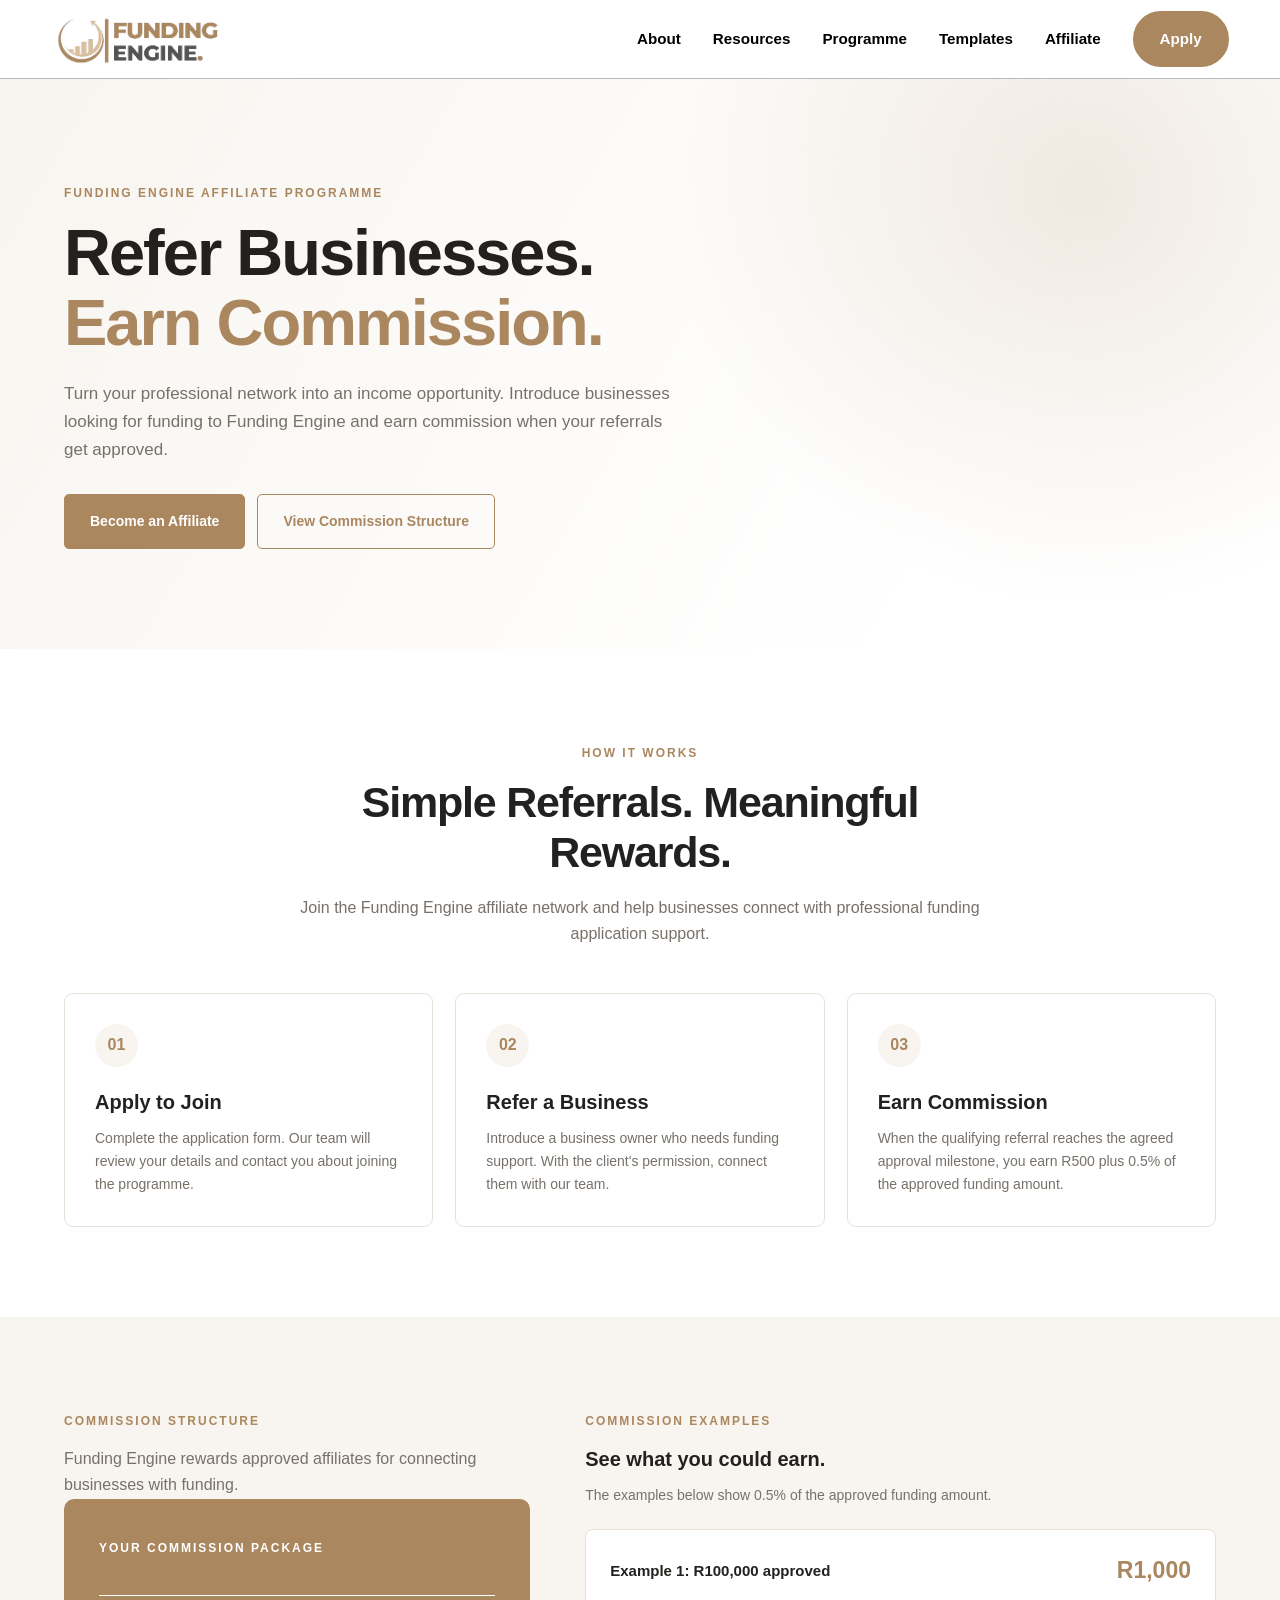
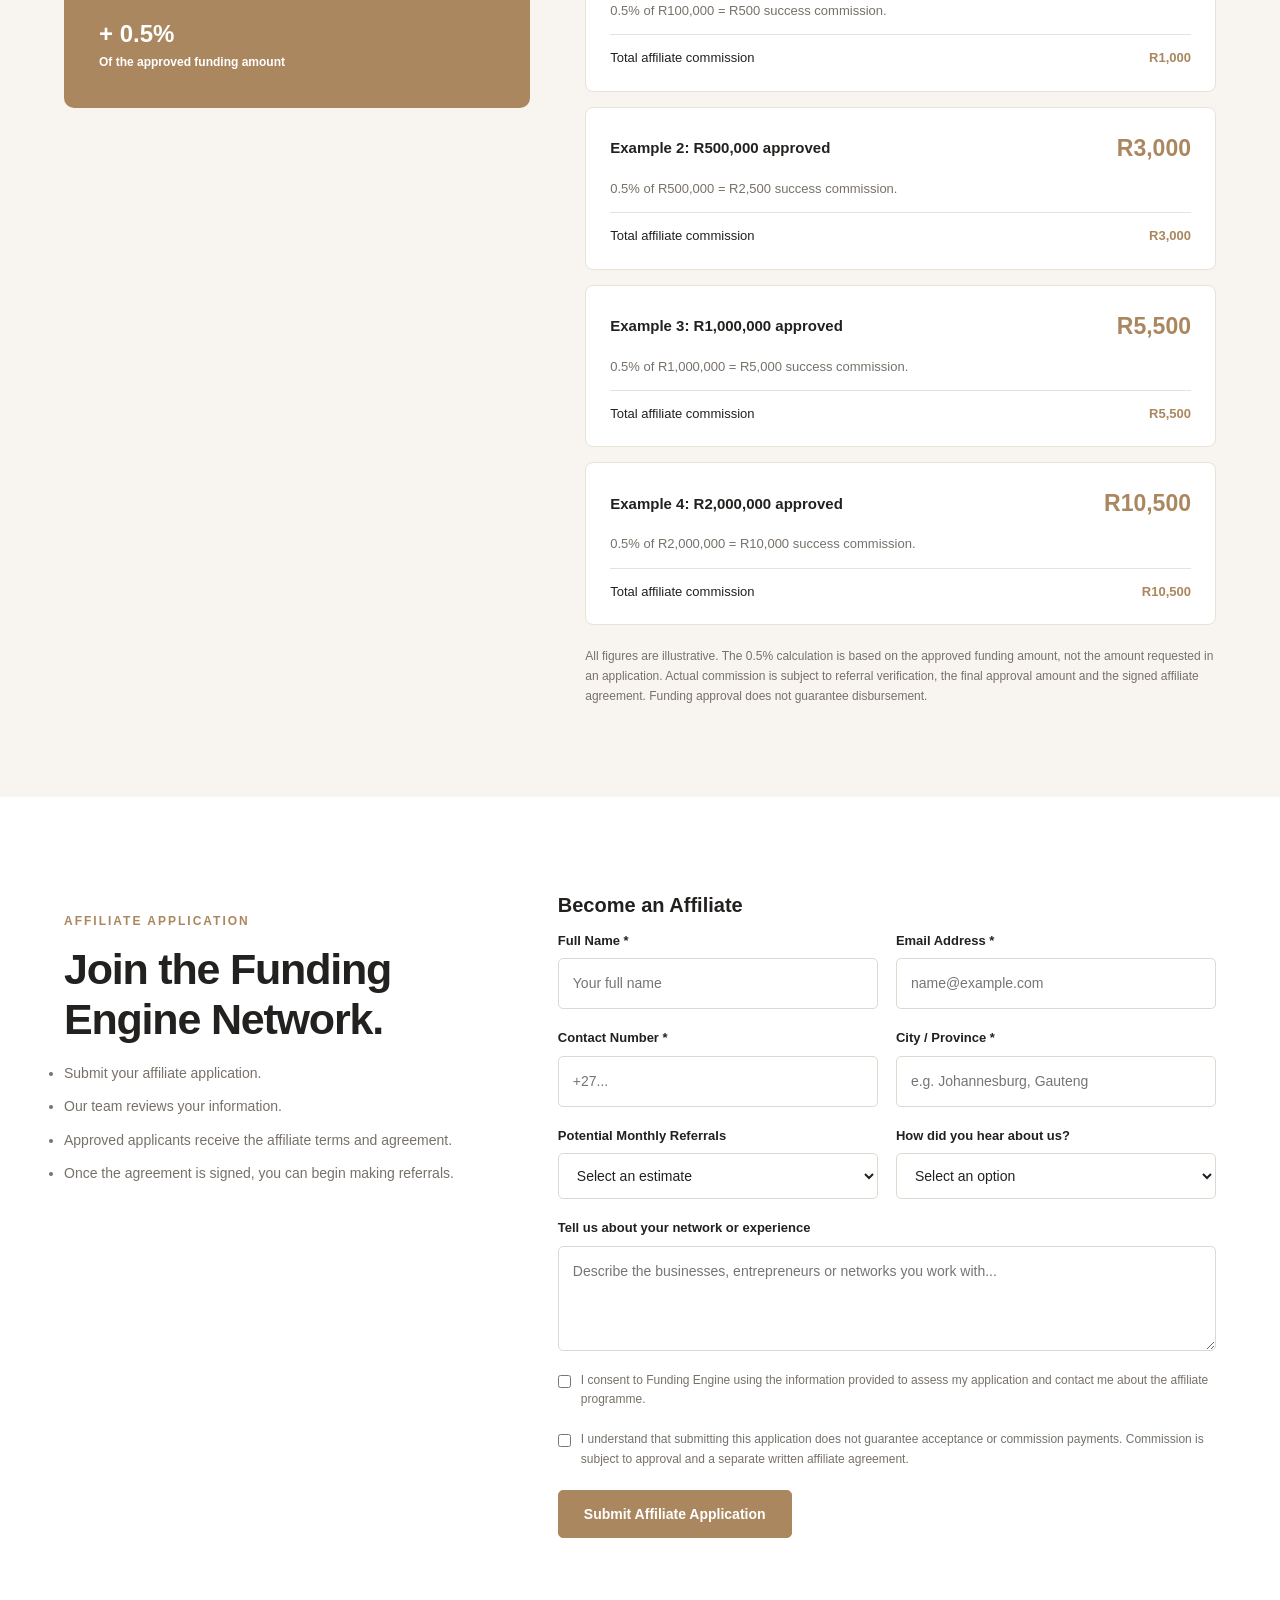
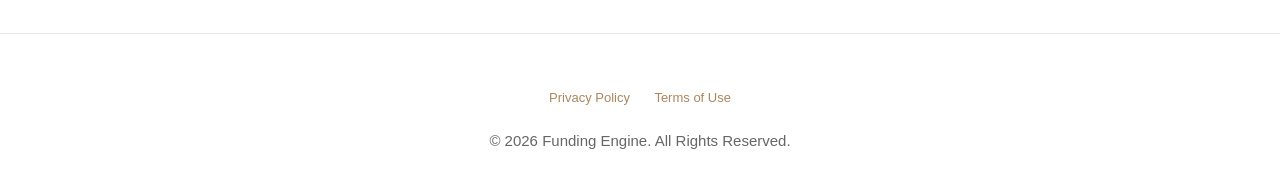
<file: affiliate.html>
<!DOCTYPE html>
<html lang="en">
<head>
  <meta charset="UTF-8" />
  <meta name="viewport" content="width=device-width, initial-scale=1.0" />

  <title>Affiliate | Funding Engine</title>

  <link rel="icon" type="image/png" href="./img/Funding_Engine_Favicon-removebg-preview.png">

<link rel="stylesheet" href="css/style.css">

  <meta
    name="description"
    content="Funding Engine helps businesses improve their chances of funding sucess through business assessmets, funder matching, professional document preparation, and end-to-end application management"
  />

  <!-- Google tag (gtag.js) -->
<script async src="https://www.googletagmanager.com/gtag/js?id=G-WF6MT4XZ4N"></script>
<script>
  window.dataLayer = window.dataLayer || [];
  function gtag(){dataLayer.push(arguments);}
  gtag('js', new Date());

  gtag('config', 'G-WF6MT4XZ4N');
</script>

</head>

<body>

  <!-- =========================
       HEADER
  ========================== -->

  <header>
    <div class="container navbar">

      <a href="index.html" class="logo">
        <img src="./img/Funding_Engine_Logo_-_Cropped-removebg-preview.png" alt="Funding Engine Logo" />
      </a>

      <button
        class="mobile-menu"
        id="mobileMenu"
        aria-label="Open navigation menu"
      >
        ☰
      </button>

      <nav>
        <ul class="nav-links" id="navLinks">
          <li><a href="about.html">About</a></li>
          <li><a href="resources.html">Resources</a></li>
          <li><a href="programme.html">Programme</a></li>
          <li><a href="https://fundingbox.gumroad.com/">Templates</a></li>
          <li><a href="affiliate.html">Affiliate</a></li>
          <li class="button">
            <a href="apply.html" class="btn btn-primary">Apply</a>
          </li>
        </ul>
      </nav>

    </div>
  </header>

    <!-- =========================
        Affiliate Description Section
    ========================== -->


<section class="fe-affiliate" id="affiliate">
<style>
.fe-affiliate {
  --gold:#ab875f;
  --dark:#22211f;
  --muted:#77716a;
  --cream:#f8f5f0;
  --border:#e9e2d9;
  font-family:Arial,Helvetica,sans-serif;
  color:var(--dark);
  line-height:1.65;
  background:#fff;
  overflow:hidden;
}
.fe-affiliate * {box-sizing:border-box}
.fe-affiliate a {text-decoration:none}
.fe-affiliate .container {width:min(1160px,90%);margin:auto}
.fe-affiliate .eyebrow {
  color:var(--gold);
  font-size:12px;
  font-weight:800;
  letter-spacing:2px;
  text-transform:uppercase;
  display:inline-block;
  margin-bottom:14px;
}
.fe-affiliate h1 {
  font-size:clamp(40px,5.5vw,65px);
  line-height:1.08;
  letter-spacing:-2px;
  margin:0 0 22px;
}
.fe-affiliate h2 {
  font-size:clamp(30px,4vw,43px);
  line-height:1.15;
  letter-spacing:-1.2px;
  margin:0 0 18px;
}
.fe-affiliate h3 {font-size:20px;line-height:1.3;margin:0 0 12px}
.fe-affiliate p {margin-top:0}
.fe-affiliate .intro {
  color:var(--muted);
  font-size:16px;
  max-width:690px;
}
.fe-affiliate .btn {
  display:inline-flex;
  justify-content:center;
  align-items:center;
  padding:15px 25px;
  border:1px solid var(--gold);
  border-radius:5px;
  background:var(--gold);
  color:#fff;
  font-size:14px;
  font-weight:700;
  transition:.25s;
  cursor:pointer;
}
.fe-affiliate .btn:hover {
  background:#92714e;
  border-color:#92714e;
  transform:translateY(-2px);
}
.fe-affiliate .btn-outline {
  background:transparent;
  color:var(--gold);
}
.fe-affiliate .btn-outline:hover {color:#fff}

/* HERO */
.fe-affiliate .hero {
  padding:100px 0;
  background:
    radial-gradient(circle at 85% 20%,rgba(171,135,95,.18),transparent 35%),
    linear-gradient(120deg,#f8f5f0,#fff 75%);
}
.fe-affiliate .hero-grid {
  display:grid;
  grid-template-columns:1.2fr .8fr;
  gap:60px;
  align-items:center;
}
.fe-affiliate .hero h1 span {color:var(--gold)}
.fe-affiliate .hero-copy {
  color:var(--muted);
  font-size:17px;
  max-width:610px;
  margin-bottom:30px;
}
.fe-affiliate .hero-actions {display:flex;flex-wrap:wrap;gap:12px}
.fe-affiliate .hero-card {
  background:#fff;
  border:1px solid var(--border);
  border-radius:12px;
  padding:36px;
  box-shadow:0 20px 55px rgba(40,30,20,.07);
  position:relative;
}
.fe-affiliate .hero-card:before {
  content:"";
  position:absolute;
  left:0;
  top:25px;
  bottom:25px;
  width:4px;
  background:var(--gold);
}
.fe-affiliate .hero-amount {
  font-size:55px;
  line-height:1.1;
  color:var(--gold);
  font-weight:800;
  letter-spacing:-2px;
}
.fe-affiliate .hero-card p {font-size:14px;color:var(--muted)}
.fe-affiliate .hero-divider {height:1px;background:var(--border);margin:22px 0}
.fe-affiliate .hero-stat {
  display:flex;
  justify-content:space-between;
  gap:15px;
  font-size:14px;
  font-weight:700;
}
.fe-affiliate .hero-stat span:last-child {color:var(--gold)}

/* GENERAL SECTIONS */
.fe-affiliate .section {padding:90px 0}
.fe-affiliate .section-heading {
  text-align:center;
  max-width:720px;
  margin:0 auto 45px;
}
.fe-affiliate .section-heading .intro {margin:auto}
.fe-affiliate .steps {
  display:grid;
  grid-template-columns:repeat(3,1fr);
  gap:22px;
}
.fe-affiliate .step {
  border:1px solid var(--border);
  padding:30px;
  border-radius:9px;
}
.fe-affiliate .step-number {
  width:43px;
  height:43px;
  border-radius:50%;
  display:flex;
  justify-content:center;
  align-items:center;
  color:var(--gold);
  background:var(--cream);
  font-weight:800;
  margin-bottom:22px;
}
.fe-affiliate .step p {font-size:14px;color:var(--muted);margin:0}

/* COMMISSION */
.fe-affiliate .commission {
  padding:90px 0;
  background:var(--cream);
}
.fe-affiliate .commission-grid {
  display:grid;
  grid-template-columns:.85fr 1.15fr;
  gap:55px;
  align-items:start;
}
.fe-affiliate .commission-card {
  background: #ab875f;
  color:#ffffff;
  border-radius:10px;
  padding:35px;
}
.fe-affiliate .commission-card .eyebrow {color:#ffffff}
.fe-affiliate .commission-card .rate {
  font-size:58px;
  font-weight:800;
  line-height:1.1;
  color:#ffffff;
  letter-spacing:-2px;
  margin:12px 0;
}
.fe-affiliate .commission-card p {font-size:14px;color:#ffffff}
.fe-affiliate .commission-card .rule {
  border-top:1px solid #ffffff;
  padding-top:18px;
  margin-top:22px;
  font-size:12px;
  color:#ffffff;
}
.fe-affiliate .commission-card .commission-highlight {
  font-size:24px;
  font-weight:800;
  color:#ffffff;
}
.fe-affiliate .examples {display:grid;gap:15px}
.fe-affiliate .example {
  background:#fff;
  border:1px solid var(--border);
  border-radius:8px;
  padding:22px 24px;
}
.fe-affiliate .example-header {
  display:flex;
  justify-content:space-between;
  align-items:center;
  gap:15px;
  margin-bottom:10px;
}
.fe-affiliate .example-header strong {font-size:15px}
.fe-affiliate .example-header span {
  color:var(--gold);
  font-size:23px;
  font-weight:800;
  white-space:nowrap;
}
.fe-affiliate .example p {font-size:13px;color:var(--muted);margin:0}
.fe-affiliate .example-line {
  display:flex;
  justify-content:space-between;
  gap:15px;
  border-top:1px solid var(--border);
  margin-top:13px;
  padding-top:12px;
  font-size:13px;
}
.fe-affiliate .example-line strong {color:var(--gold)}
.fe-affiliate .calculation-note {
  margin-top:22px;
  font-size:12px;
  color:var(--muted);
}

/* AUDIENCE */
.fe-affiliate .audience-grid {
  display:grid;
  grid-template-columns:repeat(4,1fr);
  gap:15px;
}
.fe-affiliate .audience-item {
  background:var(--cream);
  padding:24px;
  border-radius:8px;
  font-size:14px;
  font-weight:700;
}
.fe-affiliate .audience-item span {
  display:block;
  color:var(--gold);
  font-size:23px;
  margin-bottom:10px;
}

/* CTA */
.fe-affiliate .cta {
  padding:70px 0;
  background:var(--dark);
  color:#fff;
  text-align:center;
}
.fe-affiliate .cta h2 {max-width:700px;margin:0 auto 15px}
.fe-affiliate .cta p {
  color:#d1ccc5;
  max-width:650px;
  margin:0 auto 25px;
}

/* FORM */
.fe-affiliate .application {padding:95px 0}
.fe-affiliate .form-grid-layout {
  display:grid;
  grid-template-columns:.8fr 1.2fr;
  gap:55px;
  align-items:start;
}
.fe-affiliate .form-info {padding-top:15px}
.fe-affiliate .form-info p,
.fe-affiliate .form-info li {color:var(--muted);font-size:14px}
.fe-affiliate .form-info li {margin-bottom:10px}
.fe-affiliate .form {
  padding:35px;
  border:1px solid var(--border);
  border-radius:10px;
  box-shadow:0 15px 40px rgba(30,25,20,.05);
}
.fe-affiliate .form h3 {margin-bottom:25px}
.fe-affiliate .fields {
  display:grid;
  grid-template-columns:1fr 1fr;
  gap:18px;
}
.fe-affiliate .field {display:flex;flex-direction:column;gap:7px}
.fe-affiliate .field.full {grid-column:1/-1}
.fe-affiliate .field label {font-size:13px;font-weight:700}
.fe-affiliate .field input,
.fe-affiliate .field select,
.fe-affiliate .field textarea {
  width:100%;
  border:1px solid #ded8d0;
  background:#fff;
  border-radius:5px;
  padding:13px 14px;
  font:inherit;
  font-size:14px;
  color:var(--dark);
  outline:none;
}
.fe-affiliate .field input:focus,
.fe-affiliate .field select:focus,
.fe-affiliate .field textarea:focus {border-color:var(--gold)}
.fe-affiliate .field textarea {min-height:105px;resize:vertical}
.fe-affiliate .consent {
  display:flex;
  align-items:flex-start;
  gap:10px;
  font-size:12px;
  color:var(--muted);
  margin:20px 0;
}
.fe-affiliate .consent input {margin-top:4px;accent-color:var(--gold)}
.fe-affiliate .form button {width:100%}
.fe-affiliate .form-note {
  text-align:center;
  color:var(--muted);
  font-size:11px;
  margin:13px 0 0;
}

/* FAQ */
.fe-affiliate .faq {
  background:var(--cream);
  padding:80px 0;
}
.fe-affiliate .faq-list {max-width:820px;margin:35px auto 0}
.fe-affiliate .faq details {
  background:#fff;
  border:1px solid var(--border);
  border-radius:7px;
  padding:19px 22px;
  margin-bottom:12px;
}
.fe-affiliate .faq summary {
  font-size:15px;
  font-weight:700;
  cursor:pointer;
  list-style:none;
  position:relative;
  padding-right:25px;
}
.fe-affiliate .faq summary::-webkit-details-marker {display:none}
.fe-affiliate .faq summary:after {
  content:"+";
  position:absolute;
  right:0;
  top:-3px;
  font-size:22px;
  color:var(--gold);
}
.fe-affiliate .faq details[open] summary:after {content:"−"}
.fe-affiliate .faq details p {
  color:var(--muted);
  font-size:14px;
  margin:14px 0 0;
}
.fe-affiliate .terms-note {
  max-width:850px;
  margin:30px auto 0;
  text-align:center;
  font-size:12px;
  color:var(--muted);
}

/* RESPONSIVE */
@media(max-width:850px) {
  .fe-affiliate .hero-grid,
  .fe-affiliate .commission-grid,
  .fe-affiliate .form-grid-layout {
    grid-template-columns:1fr;
    gap:35px;
  }
  .fe-affiliate .steps {grid-template-columns:1fr 1fr}
  .fe-affiliate .audience-grid {grid-template-columns:1fr 1fr}
}
@media(max-width:560px) {
  .fe-affiliate .container {width:91%}
  .fe-affiliate .hero {padding:60px 0}
  .fe-affiliate .hero-actions {flex-direction:column}
  .fe-affiliate .hero-actions .btn {width:100%}
  .fe-affiliate .steps,
  .fe-affiliate .audience-grid,
  .fe-affiliate .fields {grid-template-columns:1fr}
  .fe-affiliate .form {padding:23px 18px}
  .fe-affiliate .commission-card {padding:27px}
  .fe-affiliate .example-header {align-items:flex-start}
  .fe-affiliate .example-header span {font-size:19px}
  .fe-affiliate .btn {width:100%}
}
</style>

<!-- HERO -->
<div class="hero">
  <div class="container hero-grid">
    <div>
      <span class="eyebrow">Funding Engine Affiliate Programme</span>
      <h1>Refer Businesses. 
        <br><span>Earn Commission.</span></h1>
      <p class="hero-copy">
        Turn your professional network into an income opportunity.
        Introduce businesses looking for funding to Funding Engine and earn
        commission when your referrals get approved.
      </p>
      <div class="hero-actions">
        <a href="#affiliate-application" class="btn">Become an Affiliate</a>
        <a href="#commission-structure" class="btn btn-outline">View Commission Structure</a>
      </div>
    </div>

  </div>
</div>

<!-- HOW IT WORKS -->
<div class="section">
  <div class="container">
    <div class="section-heading">
      <span class="eyebrow">How it works</span>
      <h2>Simple Referrals. Meaningful Rewards.</h2>
      <p class="intro">
        Join the Funding Engine affiliate network and help businesses connect
        with professional funding application support.
      </p>
    </div>

    <div class="steps">
      <div class="step">
        <div class="step-number">01</div>
        <h3>Apply to Join</h3>
        <p>Complete the application form. Our team will review your details and contact you about joining the programme.</p>
      </div>
      <div class="step">
        <div class="step-number">02</div>
        <h3>Refer a Business</h3>
        <p>Introduce a business owner who needs funding support. With the client's permission, connect them with our team.</p>
      </div>
      <div class="step">
        <div class="step-number">03</div>
        <h3>Earn Commission</h3>
        <p>When the qualifying referral reaches the agreed approval milestone, you earn R500 plus 0.5% of the approved funding amount.</p>
      </div>
    </div>
  </div>
</div>

<!-- COMMISSION STRUCTURE -->
<div class="commission" id="commission-structure">
  <div class="container commission-grid">
    <div>
      <span class="eyebrow">Commission structure</span>
      <p class="intro">
        Funding Engine rewards approved affiliates for connecting businesses
        with funding.
      </p>

      <div class="commission-card">
        <span class="eyebrow">Your commission package</span>
        <div class="rule">
          <div class="commission-highlight">+ 0.5%</div>
          <strong>Of the approved funding amount</strong>
        </div>
      </div>
    </div>

    <div>
      <span class="eyebrow">Commission examples</span>
      <h3>See what you could earn.</h3>
      <p class="intro" style="font-size:14px;margin-bottom:22px">
        The examples below show 0.5% of the
        approved funding amount.
      </p>

      <div class="examples">
        <div class="example">
          <div class="example-header">
            <strong>Example 1: R100,000 approved</strong>
            <span>R1,000</span>
          </div>
          <p>0.5% of R100,000 = R500 success commission.</p>
         
          <div class="example-line">
            <span>Total affiliate commission</span><strong>R1,000</strong>
          </div>
        </div>

        <div class="example">
          <div class="example-header">
            <strong>Example 2: R500,000 approved</strong>
            <span>R3,000</span>
          </div>
          <p>0.5% of R500,000 = R2,500 success commission.</p>
          <div class="example-line">
            <span>Total affiliate commission</span><strong>R3,000</strong>
          </div>
        </div>

        <div class="example">
          <div class="example-header">
            <strong>Example 3: R1,000,000 approved</strong>
            <span>R5,500</span>
          </div>
          <p>0.5% of R1,000,000 = R5,000 success commission.</p>
          <div class="example-line">
            <span>Total affiliate commission</span><strong>R5,500</strong>
          </div>
        </div>

        <div class="example">
          <div class="example-header">
            <strong>Example 4: R2,000,000 approved</strong>
            <span>R10,500</span>
          </div>
          <p>0.5% of R2,000,000 = R10,000 success commission.</p>
          <div class="example-line">
            <span>Total affiliate commission</span><strong>R10,500</strong>
          </div>
        </div>
      </div>

      <p class="calculation-note">
        All figures are illustrative. The 0.5% calculation is based on the
        approved funding amount, not the amount requested in an application.
        Actual commission is subject to referral verification, the final
        approval amount and the signed affiliate agreement. Funding approval
        does not guarantee disbursement.
      </p>
    </div>
  </div>
</div>


<!-- APPLICATION FORM -->
<div class="application" id="affiliate-application">
  <div class="container form-grid-layout">
    <div class="form-info">
      <span class="eyebrow">Affiliate application</span>
      <h2>Join the Funding Engine Network.</h2>
      <ul>
        <li>Submit your affiliate application.</li>
        <li>Our team reviews your information.</li>
        <li>Approved applicants receive the affiliate terms and agreement.</li>
        <li>Once the agreement is signed, you can begin making referrals.</li>
      </ul>

    </div>

    <form action="https://api.web3forms.com/submit" method="POST">
  <input type="hidden" name="access_key" value="c253191f-6b41-48e7-b7f0-92cb414eaab5">

      <h3>Become an Affiliate</h3>

      <!-- FormSubmit configuration -->
      <input type="hidden" name="_subject" value="New Funding Engine Affiliate Application">
      <input type="hidden" name="_template" value="table">
      <input type="hidden" name="_captcha" value="true">
      <input type="text" name="_honey" style="display:none" tabindex="-1" autocomplete="off">

      <input type="hidden" name="_next" value="success.html">

      <div class="fields">
        <div class="field">
          <label for="fe-name">Full Name *</label>
          <input id="fe-name" type="text" name="Full Name" placeholder="Your full name" required>
        </div>

        <div class="field">
          <label for="fe-email">Email Address *</label>
          <input id="fe-email" type="email" name="Email Address" placeholder="name@example.com" required>
        </div>

        <div class="field">
          <label for="fe-phone">Contact Number *</label>
          <input id="fe-phone" type="tel" name="Contact Number" placeholder="+27..." required>
        </div>

        <div class="field">
          <label for="fe-location">City / Province *</label>
          <input id="fe-location" type="text" name="City and Province" placeholder="e.g. Johannesburg, Gauteng" required>
        </div>


        <div class="field">
          <label for="fe-referrals">Potential Monthly Referrals</label>
          <select id="fe-referrals" name="Estimated Monthly Referrals">
            <option value="">Select an estimate</option>
            <option>1–2 businesses</option>
            <option>3–5 businesses</option>
            <option>6–10 businesses</option>
            <option>More than 10 businesses</option>
            <option>Not sure yet</option>
          </select>
        </div>

        <div class="field">
          <label for="fe-source">How did you hear about us?</label>
          <select id="fe-source" name="How did you hear about us">
            <option value="">Select an option</option>
            <option>Social Media</option>
            <option>Website</option>
            <option>Referral</option>
            <option>Business Event</option>
            <option>Other</option>
          </select>
        </div>

        <div class="field full">
          <label for="fe-experience">Tell us about your network or experience</label>
          <textarea id="fe-experience" name="Network and Experience"
                    placeholder="Describe the businesses, entrepreneurs or networks you work with..."></textarea>
        </div>
      </div>

      <label class="consent">
        <input type="checkbox" name="Privacy Consent" value="Agreed" required>
        <span>
          I consent to Funding Engine using the information provided to
          assess my application and contact me about the affiliate programme.
        </span>
      </label>

      <label class="consent">
        <input type="checkbox" name="Affiliate Terms Acknowledgement"
               value="Acknowledged" required>
        <span>
          I understand that submitting this application does not guarantee
          acceptance or commission payments. Commission is subject to
          approval and a separate written affiliate agreement.
        </span>
      </label>

      <button type="submit" class="btn">Submit Affiliate Application</button>
       
    </form>
  </div>
</div>


</section>



  </main>


  <!-- =========================
       FOOTER
  ========================== -->

 <footer class="site-footer">

        <div class="footer-legal">
    <a href="./privacy-policy.pdf" target="_blank" rel="noopener">Privacy Policy</a>
    <a href="./terms-of-use.pdf" target="_blank" rel="noopener">Terms of Use</a>
</div>
 
  <p>&copy; 2026 Funding Engine. All Rights Reserved.</p>
</footer>



  <!-- =========================
       JAVASCRIPT
  ========================== -->

<script src="/js/script.js"></script>

</body>
</html>
</file>
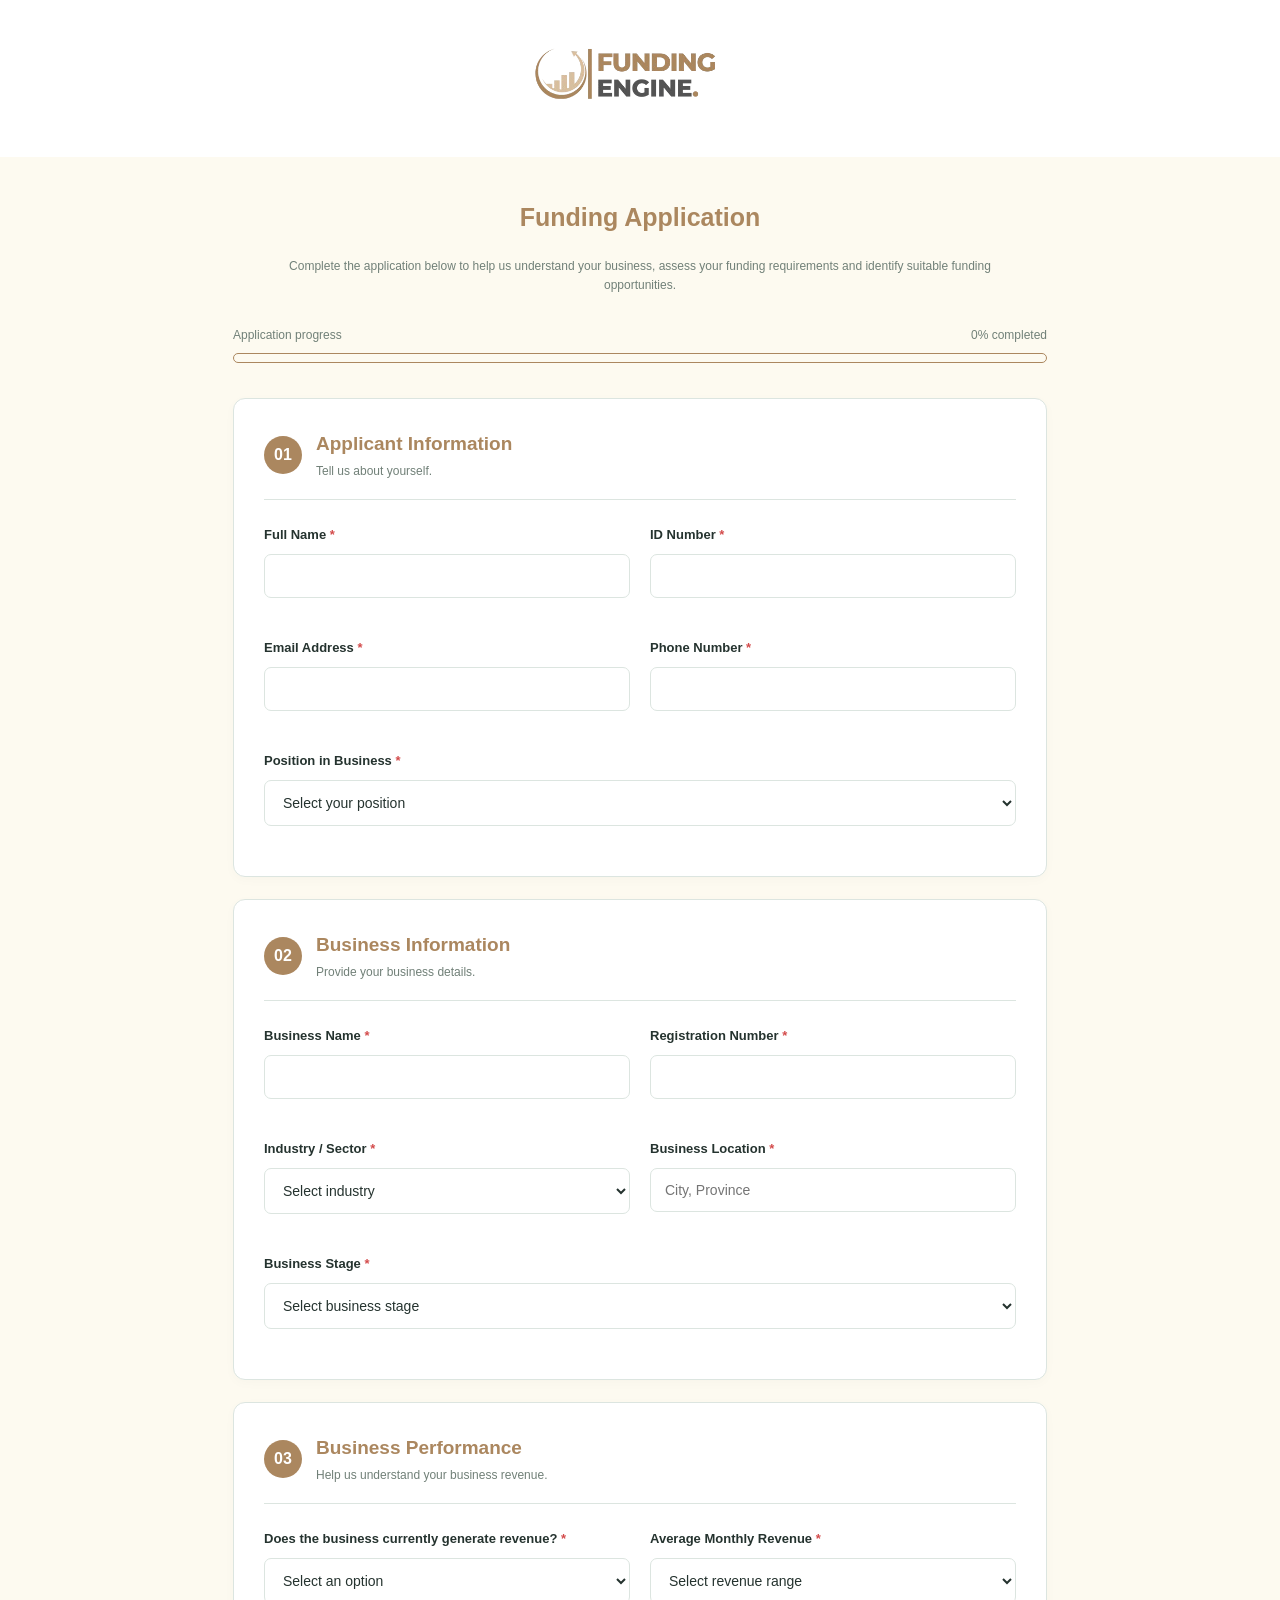
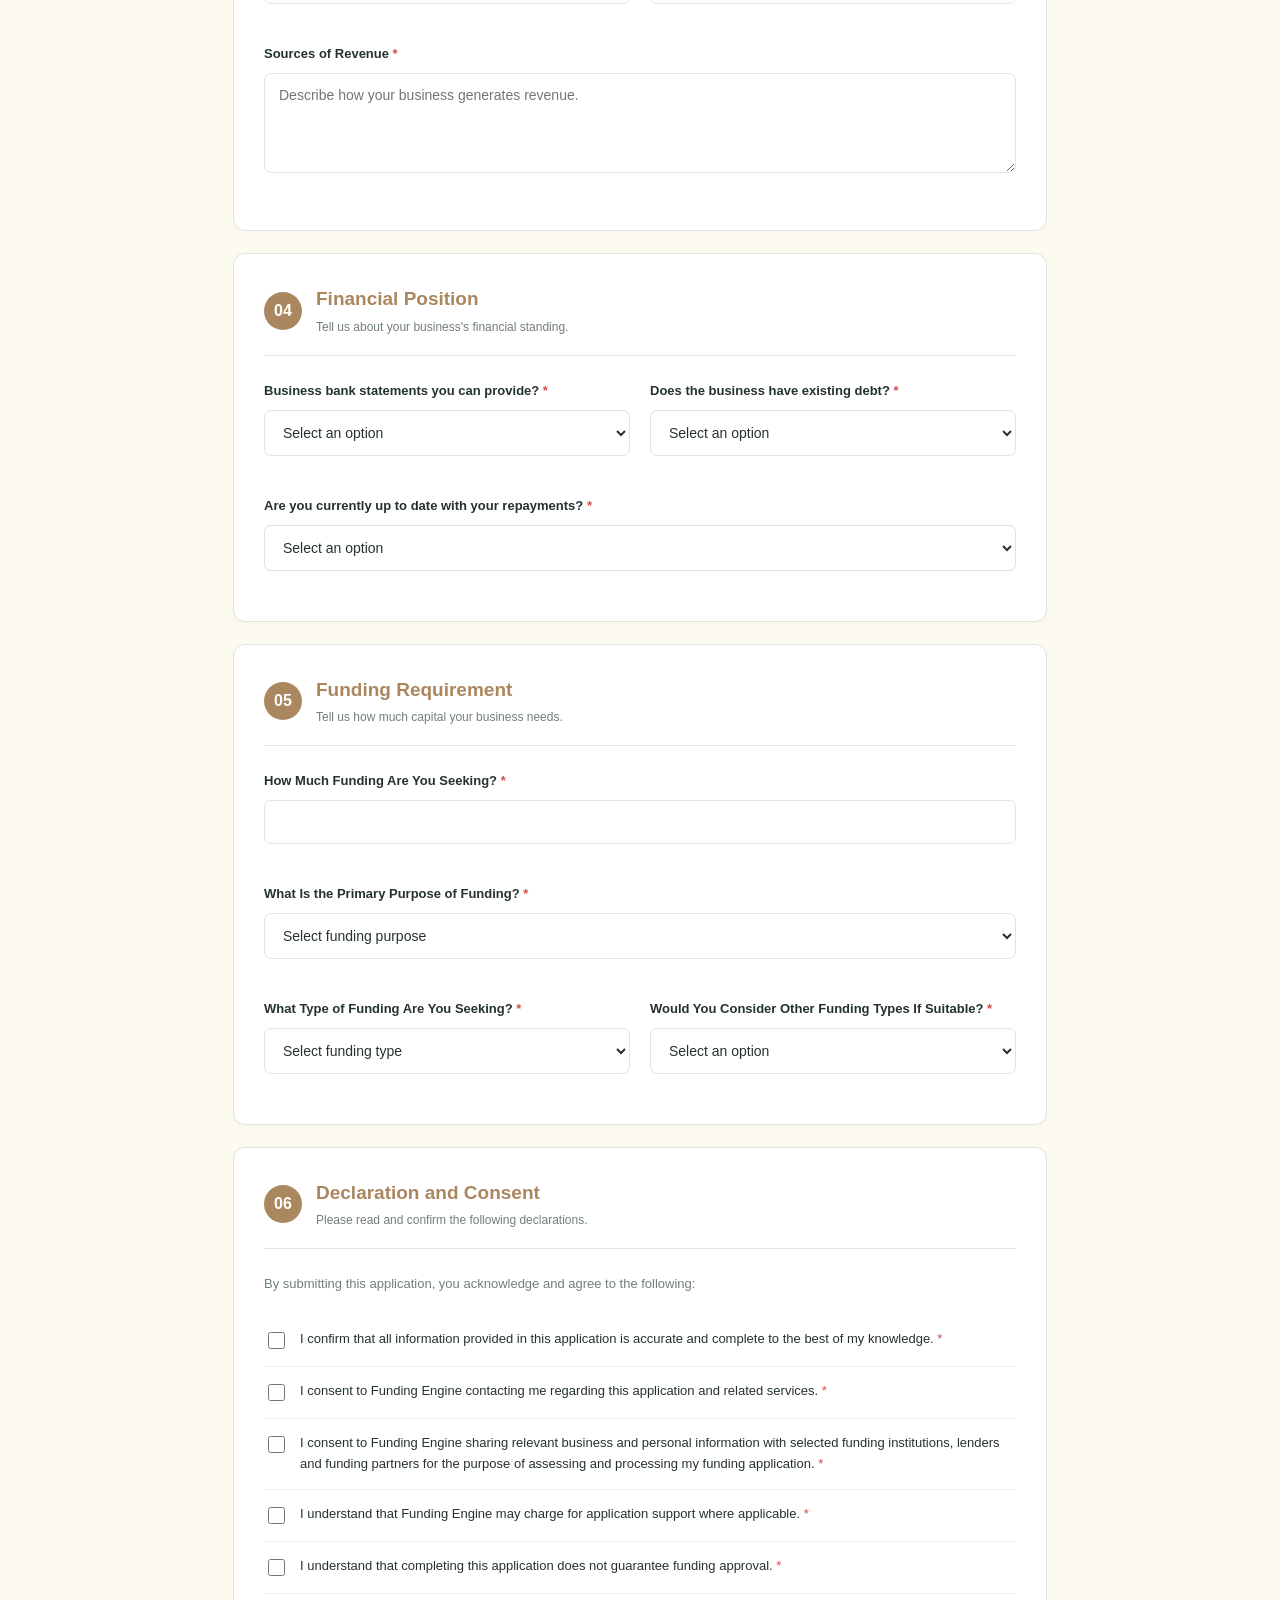
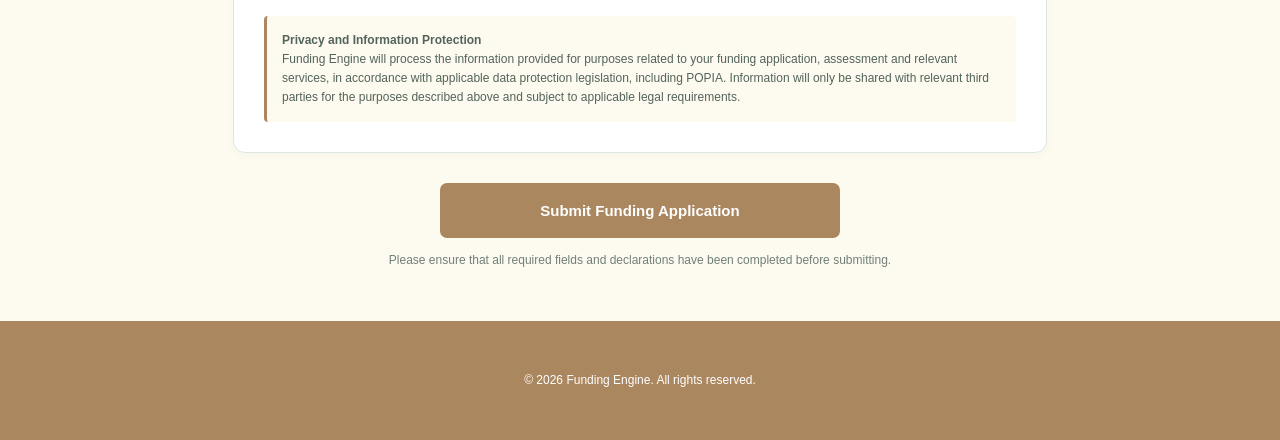
<file: apply.html>
<!DOCTYPE html>
<html lang="en">
<head>
<meta charset="UTF-8">
<meta name="viewport" content="width=device-width, initial-scale=1.0">
<title>Funding Application | Funding Engine</title>
<link rel="icon" type="image/png" href="./img/Funding_Engine_Favicon-removebg-preview.png">

<style>
:root {
    --primary: #ab875f;
    --secondary: #ab875f;
    --accent: #D6A84B;
    --background: #fdfaf0;
    --text: #25332F;
    --muted: #718078;
    --border: #DCE5E0;
}

* {
    box-sizing: border-box;
}

body {
    margin: 0;
    font-family: Arial, Helvetica, sans-serif;
    background: var(--background);
    color: var(--text);
    line-height: 1.6;
}

.header {
    background: #ffffff;
    padding: 32px 20px;
    text-align: center;
    color: white;
}

.logo {
    font-size: 27px;
    font-weight: 800;
    letter-spacing: 1px;
}

.logo img {
    height: 80px;
}

.header p {
    margin: 8px 0 0;
    font-size: 12px;
    color: #D8E6DF;
}

.container {
    max-width: 850px;
    margin: 40px auto;
    padding: 0 18px;
}

.intro {
    text-align: center;
    margin-bottom: 30px;
}

.intro h1 {
    color: var(--primary);
    font-size: 25px;
    font-weight: bolder;
    margin-bottom: 8px;
}

.intro p {
    color: var(--muted);
    font-size: 12px;
    margin: 20px;
}

.progress-wrapper {
    margin: 25px 0 35px;
}

.progress-label {
    display: flex;
    justify-content: space-between;
    font-size: 12px;
    color: var(--muted);
    margin-bottom: 8px;
}

.progress-bar {
    width: 100%;
    height: 10px;
    background: #fdfaf0;
    border: 1px solid #ab875f;
    border-radius: 20px;
    overflow: hidden;
}

.progress-fill {
    height: 100%;
    width: 0%;
    background: #ab875f;
    transition: width 0.3s ease;
}

.form-section {
    background: white;
    border: 1px solid var(--border);
    border-radius: 12px;
    padding: 30px;
    margin-bottom: 22px;
    box-shadow: 0 3px 12px rgba(0,0,0,0.025);
}

.section-heading {
    display: flex;
    align-items: center;
    gap: 14px;
    margin-bottom: 25px;
    padding-bottom: 18px;
    border-bottom: 1px solid var(--border);
}

.section-number {
    width: 38px;
    height: 38px;
    border-radius: 50%;
    background: var(--primary);
    color: white;
    display: flex;
    align-items: center;
    justify-content: center;
    font-weight: bold;
    flex-shrink: 0;
}

.section-heading h2 {
    font-size: 19px;
    color: var(--primary);
    margin: 0;
}

.section-heading p {
    font-size: 12px;
    color: var(--muted);
    margin: 3px 0 0;
}

.form-grid {
    display: grid;
    grid-template-columns: 1fr 1fr;
    gap: 20px;
}

.form-group {
    margin-bottom: 20px;
}

.form-group.full {
    grid-column: 1 / -1;
}

label {
    display: block;
    font-size: 13px;
    font-weight: 600;
    margin-bottom: 8px;
    color: var(--text);
}

.required {
    color: #D34A4A;
}

input, select, textarea {
    width: 100%;
    padding: 13px 14px;
    border: 1px solid var(--border);
    border-radius: 7px;
    font-family: inherit;
    font-size: 14px;
    color: var(--text);
    background: #fff;
    outline: none;
    transition: 0.2s;
}

input:focus, select:focus, textarea:focus {
    border-color: var(--secondary);
    box-shadow: 0 0 0 3px rgba(28,107,86,0.08);
}

textarea {
    resize: vertical;
    min-height: 100px;
}

select {
    cursor: pointer;
}

.declaration-intro {
    font-size: 13px;
    color: var(--muted);
    margin-bottom: 20px;
}

.consent-item {
    display: flex;
    gap: 12px;
    align-items: flex-start;
    padding: 14px 0;
    border-bottom: 1px solid #EDF1EE;
}

.consent-item input {
    width: 17px;
    height: 17px;
    margin-top: 3px;
    flex-shrink: 0;
    accent-color: var(--secondary);
    cursor: pointer;
}

.consent-item label {
    font-size: 13px;
    font-weight: 400;
    line-height: 1.6;
    margin: 0;
    cursor: pointer;
}

.privacy-note {
    background: #fdfaf0;
    border-left: 3px solid var(--secondary);
    padding: 15px;
    font-size: 12px;
    color: #53645B;
    margin-top: 22px;
    border-radius: 4px;
}

.submit-area {
    text-align: center;
    margin: 30px 0 50px;
}

.submit-btn {
    background: var(--primary);
    color: white;
    border: 2px solid #ab875f;
    padding: 17px 50px;
    border-radius: 7px;
    font-size: 15px;
    font-weight: bold;
    cursor: pointer;
    transition: 0.3s;
    width: 100%;
    max-width: 400px;
}

.submit-btn:hover {
    background: #ffffff;
    color: #ab875f;
    transform: translateY(-2px);
}

.submit-note {
    font-size: 12px;
    color: var(--muted);
    margin-top: 13px;
}

.footer {
    background: var(--primary);
    text-align: center;
    padding: 50px;
    color: #ffffff;
    font-size: 12px;
}

.footer strong {
    color: var(--accent);
}

@media(max-width: 600px) {
    .form-grid {
        grid-template-columns: 1fr;
        gap: 0;
    }

    .form-section {
        padding: 22px 18px;
    }

    .intro h1 {
        font-size: 25px;
    }

    .header {
        padding: 25px 15px;
    }
}
</style>
</head>

<body>

<header class="header">
    <a href="index.html" class="logo">
        <img src="./img/Funding_Engine_Logo_-_Cropped-removebg-preview.png" alt="Funding Engine Logo" />
      </a>
</header>

<main class="container">

    <div class="intro">
        <h1>Funding Application</h1>
        <p>
            Complete the application below to help us understand
            your business, assess your funding requirements and
            identify suitable funding opportunities.
        </p>
    </div>

    <div class="progress-wrapper">
        <div class="progress-label">
            <span>Application progress</span>
            <span id="progressText">0% completed</span>
        </div>
        <div class="progress-bar">
            <div class="progress-fill" id="progressFill"></div>
        </div>
    </div>

    <form action="https://api.web3forms.com/submit" method="POST">
  <input type="hidden" name="access_key" value="dc070c43-2fd9-4793-a704-50b73def13ea">

        <!-- FORMSUBMIT SETTINGS -->
        <input type="hidden" name="_subject"
        value="New Funding Application - Funding Engine">

        <input type="hidden" name="_template" value="table">

        <input type="hidden" name="_captcha" value="true">

        <input type="hidden" name="_replyto" id="replyEmail">

        <!-- HONEYPOT SPAM PROTECTION -->
        <input type="text" name="_honey"
        style="display:none">

        <!-- SECTION 1 -->
        <section class="form-section">

            <div class="section-heading">
                <div class="section-number">01</div>
                <div>
                    <h2>Applicant Information</h2>
                    <p>Tell us about yourself.</p>
                </div>
            </div>

            <div class="form-grid">

                <div class="form-group">
                    <label>Full Name <span class="required">*</span></label>
                    <input type="text" name="Full Name"
                     required>
                </div>

                <div class="form-group">
                    <label>ID Number <span class="required">*</span></label>
                    <input type="text" name="ID Number"
                    inputmode="numeric"
                    pattern="[0-9]{13}"
                    minlength="13" maxlength="13" required>
                </div>

                <div class="form-group">
                    <label>Email Address <span class="required">*</span></label>
                    <input type="email" name="Email Address"
                    id="emailAddress"required>
                </div>

                <div class="form-group">
                    <label>Phone Number <span class="required">*</span></label>
                    <input type="tel" name="Phone Number" required>
                </div>

                <div class="form-group full">
                    <label>Position in Business <span class="required">*</span></label>
                    <select name="Position in Business" required>
                        <option value="">Select your position</option>
                        <option>Owner</option>
                        <option>Founder</option>
                        <option>Director</option>
                        <option>Shareholder</option>
                        <option>Partner</option>
                        <option>Financial Manager</option>
                    </select>
                </div>

            </div>
        </section>

        <!-- SECTION 2 -->
        <section class="form-section">

            <div class="section-heading">
                <div class="section-number">02</div>
                <div>
                    <h2>Business Information</h2>
                    <p>Provide your business details.</p>
                </div>
            </div>

            <div class="form-grid">

                <div class="form-group">
                    <label>Business Name <span class="required">*</span></label>
                    <input type="text" name="Business Name" required>
                </div>

                <div class="form-group">
                    <label>Registration Number <span class="required">*</span></label>
                    <input type="text" name="Registration Number" required>
                </div>

                <div class="form-group">
                    <label>Industry / Sector <span class="required">*</span></label>
                    <select name="Industry / Sector" required>
                        <option value="">Select industry</option>
                        <option>Agriculture and Farming</option>
                        <option>Construction and Property</option>
                        <option>Manufacturing</option>
                        <option>Mining and Resources</option>
                        <option>Retail and Wholesale</option>
                        <option>Food and Beverage</option>
                        <option>Hospitality and Tourism</option>
                        <option>Transport and Logistics</option>
                        <option>Technology and ICT</option>
                        <option>Professional Services</option>
                        <option>Financial Services</option>
                        <option>Healthcare</option>
                        <option>Education and Training</option>
                        <option>Energy and Renewable Energy</option>
                        <option>Creative Industries and Media</option>
                        <option>Other</option>
                    </select>
                </div>

                <div class="form-group">
                    <label>Business Location <span class="required">*</span></label>
                    <input type="text" name="Business Location"
                    placeholder="City, Province" required>
                </div>

                <div class="form-group full">
                    <label>Business Stage <span class="required">*</span></label>
                    <select name="Business Stage" required>
                        <option value="">Select business stage</option>
                        <option>Idea Stage</option>
                        <option>Start-up (Less Than 1 Year)</option>
                        <option>Early Stage (1 to 2 Years)</option>
                        <option>Established (3+ years)</option>
                    </select>
                </div>

            </div>
        </section>

        <!-- SECTION 3 -->
        <section class="form-section">

            <div class="section-heading">
                <div class="section-number">03</div>
                <div>
                    <h2>Business Performance</h2>
                    <p>Help us understand your business revenue.</p>
                </div>
            </div>

            <div class="form-grid">

                <div class="form-group">
                    <label>Does the business currently generate revenue?
                    <span class="required">*</span></label>
                    <select name="Currently Generating Revenue" required>
                        <option value="">Select an option</option>
                        <option>Yes</option>
                        <option>No</option>
                    </select>
                </div>

                <div class="form-group">
                    <label>Average Monthly Revenue
                    <span class="required">*</span></label>
                    <select name="Average Monthly Revenue" required>
                        <option value="">Select revenue range</option>
                        <option>R0 - No Revenue</option>
                        <option>R1 - R10,000</option>
                        <option>R10,001 - R50,000</option>
                        <option>R50,001 - R100,000</option>
                        <option>Above R100,000</option>
                    </select>
                </div>

                <div class="form-group full">
                    <label>Sources of Revenue
                    <span class="required">*</span></label>
                    <textarea name="Sources of Revenue"
                    placeholder="Describe how your business generates revenue."
                    required></textarea>
                </div>

            </div>
        </section>

        <!-- SECTION 4 -->
        <section class="form-section">

            <div class="section-heading">
                <div class="section-number">04</div>
                <div>
                    <h2>Financial Position</h2>
                    <p>Tell us about your business's financial standing.</p>
                </div>
            </div>

            <div class="form-grid">

                <div class="form-group">
                    <label>Business bank statements you can provide?
                    <span class="required">*</span></label>
                    <select name="Available Bank Statements" required>
                        <option value="">Select an option</option>
                        <option>Less than 6 months</option>
                        <option>6 months</option>
                        <option>12 months</option>
                        <option>More than 12 months</option>
                        <option>Business does not have a bank account</option>
                    </select>
                </div>

                <div class="form-group">
                    <label>Does the business have existing debt?
                    <span class="required">*</span></label>
                    <select name="Existing Business Debt" required>
                        <option value="">Select an option</option>
                        <option>Yes</option>
                        <option>No</option>
                    </select>
                </div>

                <div class="form-group full">
                    <label>Are you currently up to date with your repayments?
                    <span class="required">*</span></label>
                    <select name="Repayment Status" required>
                        <option value="">Select an option</option>
                        <option>Yes </option>
                        <option>No </option>
                        <option>Not Applicable</option>
                    </select>
                </div>

            </div>
        </section>

        <!-- SECTION 5 -->
        <section class="form-section">

            <div class="section-heading">
                <div class="section-number">05</div>
                <div>
                    <h2>Funding Requirement</h2>
                    <p>Tell us how much capital your business needs.</p>
                </div>
            </div>

            <div class="form-grid">

                <div class="form-group full">
                    <label>How Much Funding Are You Seeking?
                    <span class="required">*</span></label>
                    <input type="number" name="Funding Amount Requested"
                    min="1" step="0.01" required>
                </div>

                <div class="form-group full">
                    <label>What Is the Primary Purpose of Funding?
                    <span class="required">*</span></label>
                    <select name="Primary Purpose of Funding" required>
                        <option value="">Select funding purpose</option>
                        <option>Business Start-up</option>
                        <option>Working Capital</option>
                        <option>Equipment and Machinery</option>
                        <option>Asset Acquisition</option>
                        <option>Business Expansion</option>
                        <option>Infrastructure and Construction</option>
                        <option>Stock and Inventory</option>
                        <option>Product Development</option>
                        <option>Contract / Tender Finance</option>
                        <option>Other</option>
                    </select>
                </div>

                <div class="form-group">
                    <label>What Type of Funding Are You Seeking?
                    <span class="required">*</span></label>
                    <select name="Preferred Funding Type" required>
                        <option value="">Select funding type</option>
                        <option>Business Loan</option>
                        <option>Grant Funding</option>
                        <option>Asset Finance</option>
                        <option>Purchase Order / Contract Finance</option>
                        <option>Merchant Cash Advance</option>
                        <option>Not Sure</option>
                    </select>
                </div>

                <div class="form-group">
                    <label>Would You Consider Other Funding Types If Suitable?
                    <span class="required">*</span></label>
                    <select name="Open to Alternative Funding Types" required>
                        <option value="">Select an option</option>
                        <option>Yes</option>
                        <option>No</option>
                    </select>
                </div>

            </div>
        </section>

        <!-- SECTION 6 -->
        <section class="form-section">

            <div class="section-heading">
                <div class="section-number">06</div>
                <div>
                    <h2>Declaration and Consent</h2>
                    <p>Please read and confirm the following declarations.</p>
                </div>
            </div>

            <p class="declaration-intro">
                By submitting this application, you acknowledge and agree
                to the following:
            </p>

            <div class="consent-item">
                <input type="checkbox" id="accurate"
                name="Declaration - Information Accuracy"
                value="Agreed" required>
                <label for="accurate">
                    I confirm that all information provided in this
                    application is accurate and complete to
                    the best of my knowledge.
                    <span class="required">*</span>
                </label>
            </div>

            <div class="consent-item">
                <input type="checkbox" id="contact"
                name="Consent - Contact"
                value="Agreed" required>
                <label for="contact">
                    I consent to Funding Engine contacting me regarding this
                    application and related services.
                    <span class="required">*</span>
                </label>
            </div>

            <div class="consent-item">
                <input type="checkbox" id="sharing"
                name="Consent - Information Sharing"
                value="Agreed" required>
                <label for="sharing">
                    I consent to Funding Engine sharing relevant
                    business and personal information with selected
                    funding institutions, lenders and
                    funding partners for the purpose of assessing
                    and processing my funding application.
                    <span class="required">*</span>
                </label>
            </div>

            <div class="consent-item">
                <input type="checkbox" id="fees"
                name="Acknowledgement - Funding Readiness Fees"
                value="Agreed" required>
                <label for="fees">
                    I understand that Funding Engine may charge for application support where applicable. 
                    <span class="required">*</span>
                </label>
            </div>

             <div class="consent-item">
                <input type="checkbox" id="approval"
                name="Acknowledgement - Funding Approval"
                value="Agreed" required>
                <label for="approval">
                    I understand that completing this application
                    does not guarantee funding approval. 
                    <span class="required">*</span>
                </label>
            </div>

            <div class="privacy-note">
                <strong>Privacy and Information Protection</strong><br>
                Funding Engine will process the information provided
                for purposes related to your funding application,
                assessment and relevant services, in accordance with
                applicable data protection legislation, including
                POPIA. Information will only be shared with relevant
                third parties for the purposes described above and
                subject to applicable legal requirements.
            </div>

        </section>

        <!-- SUBMIT -->
        <div class="submit-area">

            <button type="submit" class="submit-btn">
                Submit Funding Application 
            </button>

            <p class="submit-note">
                Please ensure that all required fields and declarations
                have been completed before submitting.
            </p>

        </div>

    </form>

</main>

<footer class="footer">
    © 2026 Funding Engine. All rights reserved.
</footer>

<script>

// Progress indicator
const form = document.getElementById("fundingForm");
const progressFill = document.getElementById("progressFill");
const progressText = document.getElementById("progressText");

function updateProgress() {
    const fields = Array.from(
        form.querySelectorAll(
            "input:not([type=hidden]):not([type=checkbox]):not([name=_honey]), select, textarea"
        )
    );

    const checkboxes = Array.from(
        form.querySelectorAll(
            'input[type="checkbox"]'
        )
    );

    const total = fields.length + checkboxes.length;

    const completedFields = fields.filter(field => {
        return field.value.trim() !== "";
    }).length;

    const completedCheckboxes = checkboxes.filter(box => {
        return box.checked;
    }).length;

    const percentage = Math.round(
        ((completedFields + completedCheckboxes) / total) * 100
    );

    progressFill.style.width = percentage + "%";
    progressText.textContent = percentage + "% completed";
}

form.addEventListener("input", updateProgress);
form.addEventListener("change", updateProgress);

// Automatically use applicant email as reply-to
document.getElementById("emailAddress")
.addEventListener("input", function() {
    document.getElementById("replyEmail").value = this.value;
});

// Final validation
form.addEventListener("submit", function(event) {

    if (!form.checkValidity()) {
        event.preventDefault();
        form.reportValidity();
        return;
    }

});

</script>

</body>
</html>
</file>
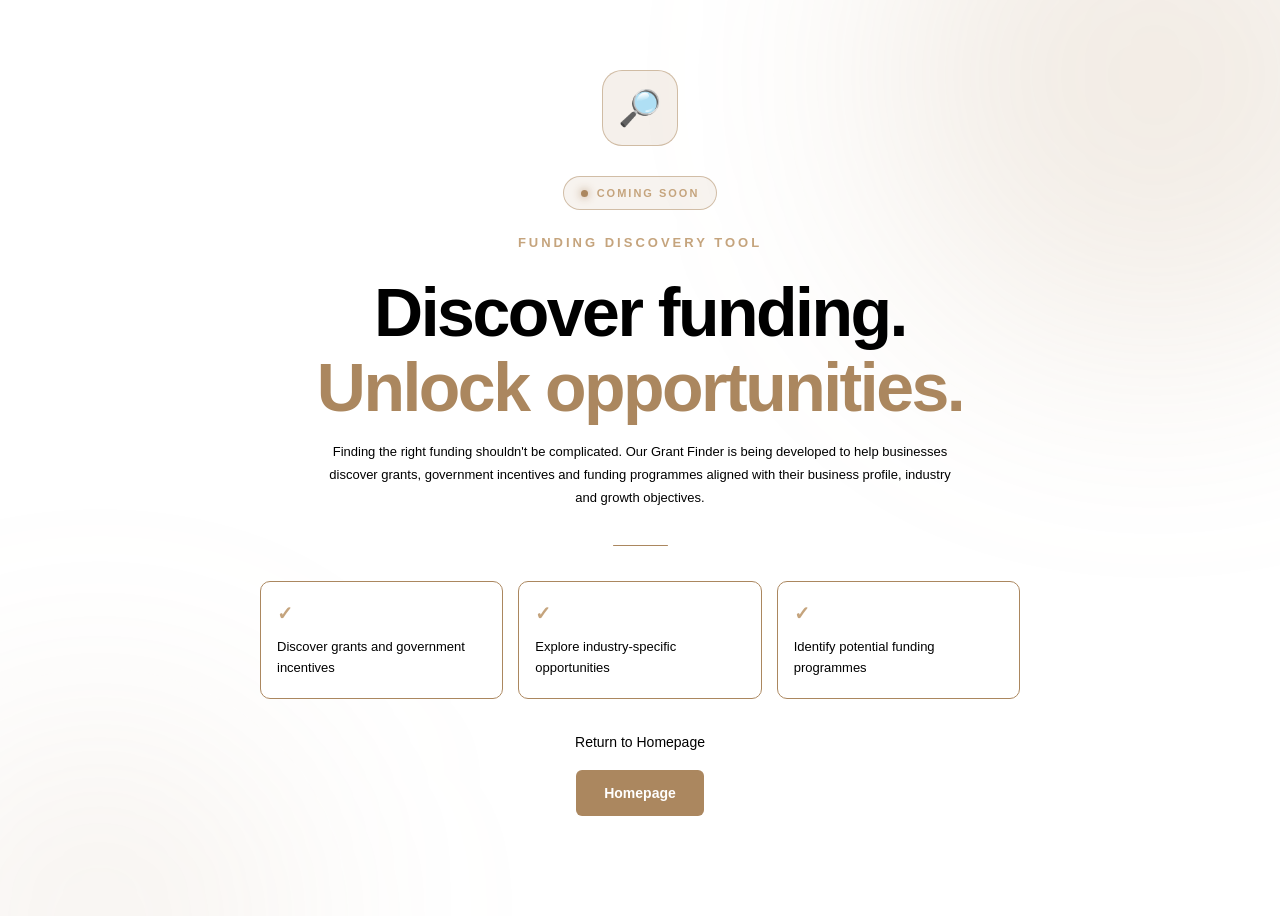
<file: finder.html>
<!DOCTYPE html>
<html lang="en">
<head>
    <meta charset="UTF-8">
    <meta name="viewport" content="width=device-width, initial-scale=1.0">

    <title>Grant Finder | Coming Soon </title>

    <meta name="description" content="Discover grants, government incentives and industry-specific funding opportunities for your business. The Funding Engine Grant Finder is coming soon.">

    <meta name="theme-color" content="#ab875f">

    <style>
        :root {
            --primary: #ab875f;
            --primary-light: #c5a47d;
            --primary-dark: #896b49;
            --navy: #101b2b;
            --navy-light: #18283c;
            --white: #ffffff;
            --muted: #b8c1cc;
        }

        * {
            margin: 0;
            padding: 0;
            box-sizing: border-box;
        }

        body {
            font-family: Arial, Helvetica, sans-serif;
            background: #ffffffff;
            color: black;
            min-height: 100vh;
        }

        .page {
            min-height: 100vh;
            display: flex;
            flex-direction: column;
            position: relative;
            overflow: hidden;
        }

        /* Background effects */

        .glow {
            position: absolute;
            width: 550px;
            height: 550px;
            border-radius: 50%;
            background: rgba(171, 135, 95, 0.16);
            filter: blur(120px);
            top: -200px;
            right: -150px;
            pointer-events: none;
        }

        .glow-two {
            position: absolute;
            width: 400px;
            height: 400px;
            border-radius: 50%;
            background: rgba(171, 135, 95, 0.10);
            filter: blur(120px);
            bottom: -200px;
            left: -100px;
            pointer-events: none;
        }

        

        /* Main content */

        main {
            flex: 1;
            display: flex;
            align-items: center;
            justify-content: center;
            padding: 70px 20px 100px;
            position: relative;
            z-index: 1;
        }

        .content {
            width: 100%;
            max-width: 760px;
            text-align: center;
            animation: fadeUp 1s ease forwards;
        }

        .tool-icon {
            width: 76px;
            height: 76px;
            margin: 0 auto 30px;
            border: 1px solid rgba(171, 135, 95, 0.5);
            border-radius: 20px;
            background: rgba(171, 135, 95, 0.12);
            display: flex;
            justify-content: center;
            align-items: center;
            font-size: 35px;
        }

        .coming-soon {
            display: inline-flex;
            align-items: center;
            gap: 9px;
            padding: 10px 17px;
            border: 1px solid rgba(171, 135, 95, 0.5);
            border-radius: 50px;
            background: rgba(171, 135, 95, 0.10);
            color: var(--primary-light);
            font-size: 11px;
            font-weight: bold;
            letter-spacing: 2px;
            text-transform: uppercase;
            margin-bottom: 25px;
        }

        .dot {
            width: 7px;
            height: 7px;
            border-radius: 50%;
            background: var(--primary);
            box-shadow: 0 0 10px var(--primary);
            animation: pulse 1.5s infinite;
        }

        h1 {
            font-size: clamp(42px, 7vw, 68px);
            line-height: 1.1;
            letter-spacing: -2.5px;
            margin-bottom: 15px;
        }

        h1 span {
            color: var(--primary);
        }

        .subtitle {
            color: var(--primary-light);
            font-size: 13px;
            font-weight: bold;
            letter-spacing: 3px;
            text-transform: uppercase;
            margin-bottom: 25px;
        }

        .description {
            max-width: 630px;
            margin: 0 auto;
            color: black;
            font-size: 13px;
            line-height: 1.8;
        }

        .divider {
            width: 55px;
            height: 1px;
            background: var(--primary);
            margin: 35px auto;
            border-radius: 5px;
        }

        /* Features */

        .features {
            display: grid;
            grid-template-columns: repeat(3, 1fr);
            gap: 15px;
            margin: 35px 0;
            text-align: left;
        }

        .feature {
            padding: 20px 16px;
            background: #ffffff;
            border: 1px solid #ab875f;
            border-radius: 10px;
            min-height: 115px;
            transition: 0.3s ease;
        }


        .check {
            color: var(--primary-light);
            font-size: 19px;
            margin-bottom: 12px;
            display: block;
            font-weight: bold;
        }

        .feature p {
            color: black;
            font-size: 13px;
            line-height: 1.6;
        }

        /* Contact button */

        .cta-text {
            color: black;
            font-size: 14px;
            margin-bottom: 20px;
        }

        .contact-button {
            display: inline-block;
            background: var(--primary);
            color: #ffffff;
            padding: 15px 28px;
            text-decoration: none;
            font-size: 14px;
            font-weight: bold;
            border-radius: 6px;
            transition: 0.3s;
        }

        .contact-button:hover {
            background: var(--primary-dark);
            transform: translateY(-3px);
            box-shadow: 0 10px 25px rgba(171, 135, 95, 0.25);
        }

        
        /* Animations */

        @keyframes pulse {
            0%, 100% { opacity: 1; }
            50% { opacity: 0.3; }
        }

        @keyframes fadeUp {
            from {
                opacity: 0;
                transform: translateY(25px);
            }
            to {
                opacity: 1;
                transform: translateY(0);
            }
        }

        /* Mobile responsive */

        @media(max-width: 650px) {
            header {
                padding: 25px 6%;
            }

            .logo {
                font-size: 20px;
            }

            .tool-label {
                font-size: 9px;
                letter-spacing: 1px;
            }

            main {
                padding: 55px 20px 70px;
            }

            .features {
                grid-template-columns: 1fr;
                gap: 10px;
            }

            .feature {
                min-height: auto;
                display: flex;
                align-items: center;
                gap: 14px;
                padding: 15px;
            }

            .check {
                margin: 0;
            }

            h1 {
                letter-spacing: -1.5px;
            }

            .description {
                font-size: 14px;
            }

            footer {
                flex-direction: column;
                gap: 12px;
                text-align: center;
            }
        }
    </style>
</head>

<body>

<div class="page">

    <div class="glow"></div>
    <div class="glow-two"></div>


    <main>
        <div class="content">

            <div class="tool-icon">🔎</div>

            <div class="coming-soon">
                <span class="dot"></span>
                Coming Soon
            </div>

            <p class="subtitle">Funding Discovery Tool</p>

            <h1>
                Discover funding.<br>
                <span>Unlock opportunities.</span>
            </h1>

            <p class="description">
                Finding the right funding shouldn't be complicated.
                Our Grant Finder is being developed to help businesses
                discover grants, government incentives and funding
                programmes aligned with their business profile,
                industry and growth objectives.
            </p>

            <div class="divider"></div>

            <div class="features">

                <div class="feature">
                    <span class="check">✓</span>
                    <p>Discover grants and government incentives</p>
                </div>

                <div class="feature">
                    <span class="check">✓</span>
                    <p>Explore industry-specific opportunities</p>
                </div>

                <div class="feature">
                    <span class="check">✓</span>
                    <p>Identify potential funding programmes</p>
                </div>

            </div>

            <p class="cta-text">
                Return to Homepage
            </p>

            <a href="index.html"
               class="contact-button">
                Homepage
            </a>

        </div>
    </main>


</div>

</body>
</html>
</file>
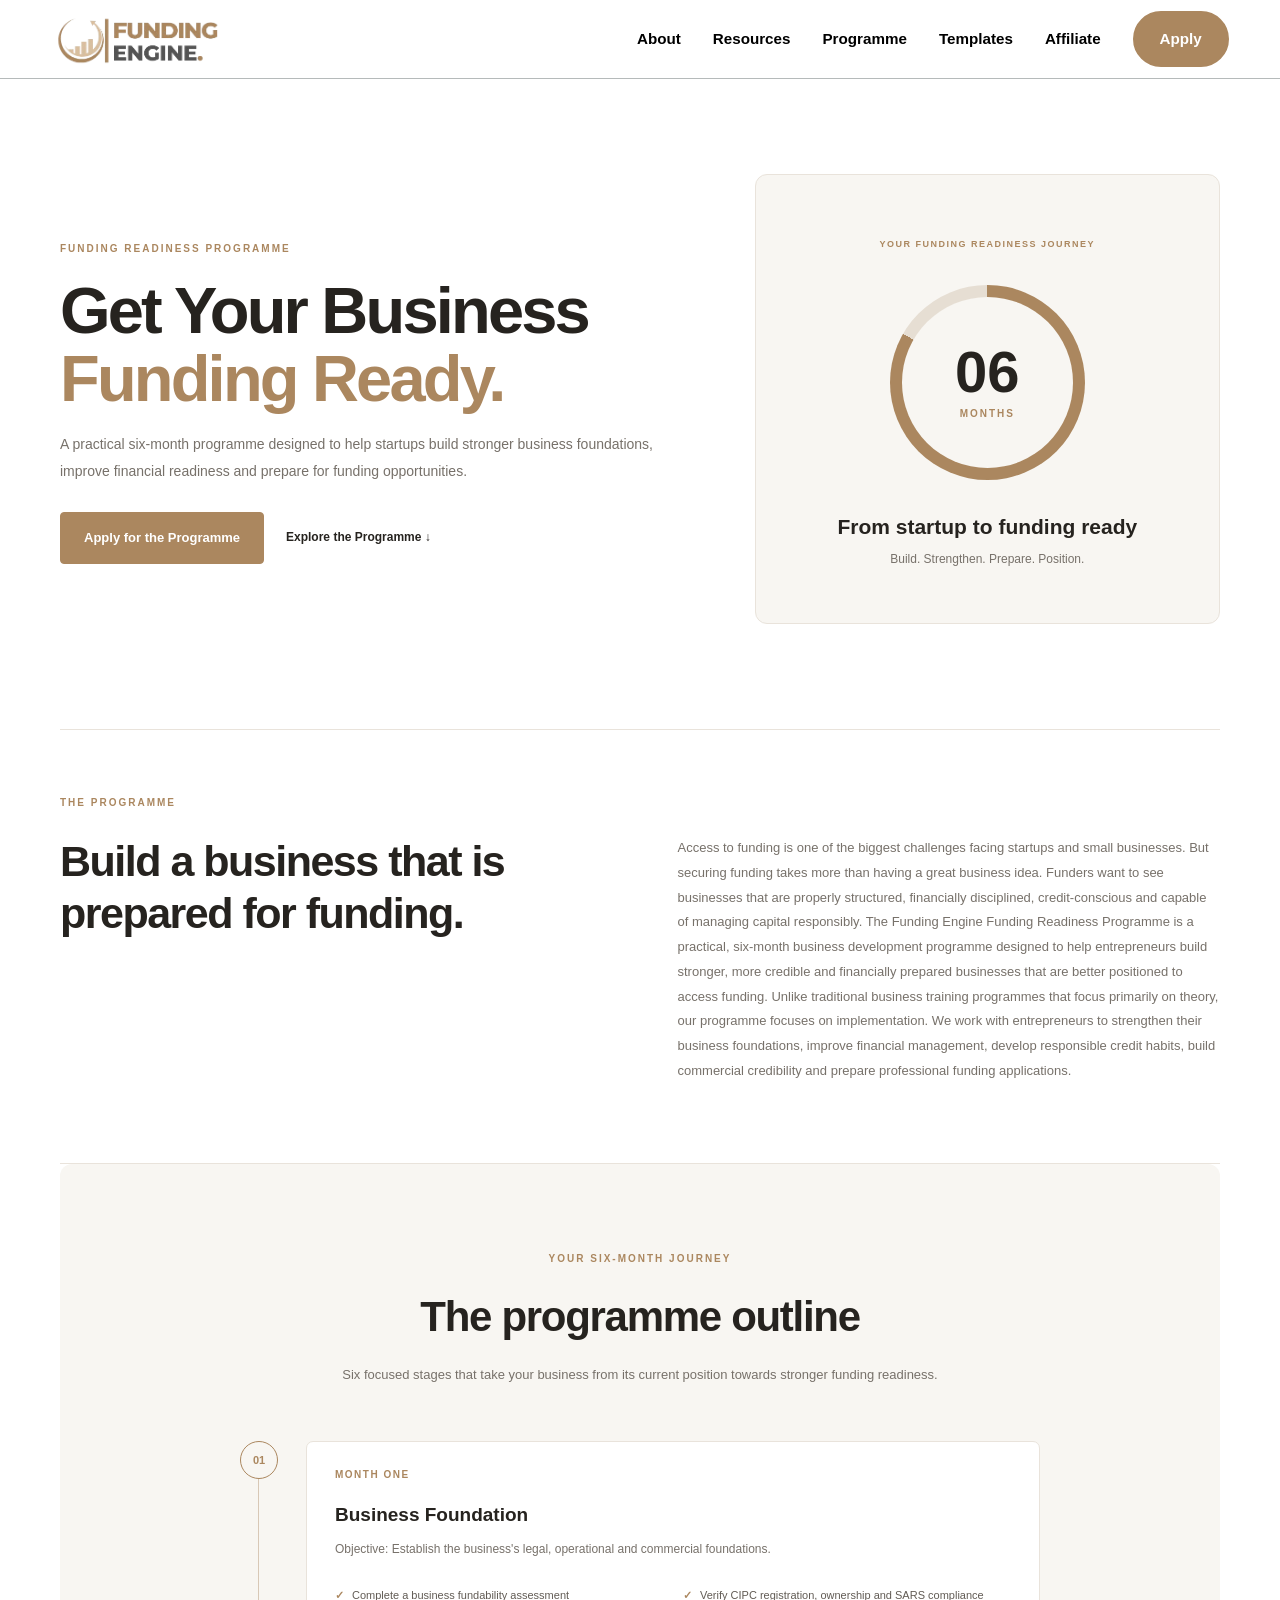
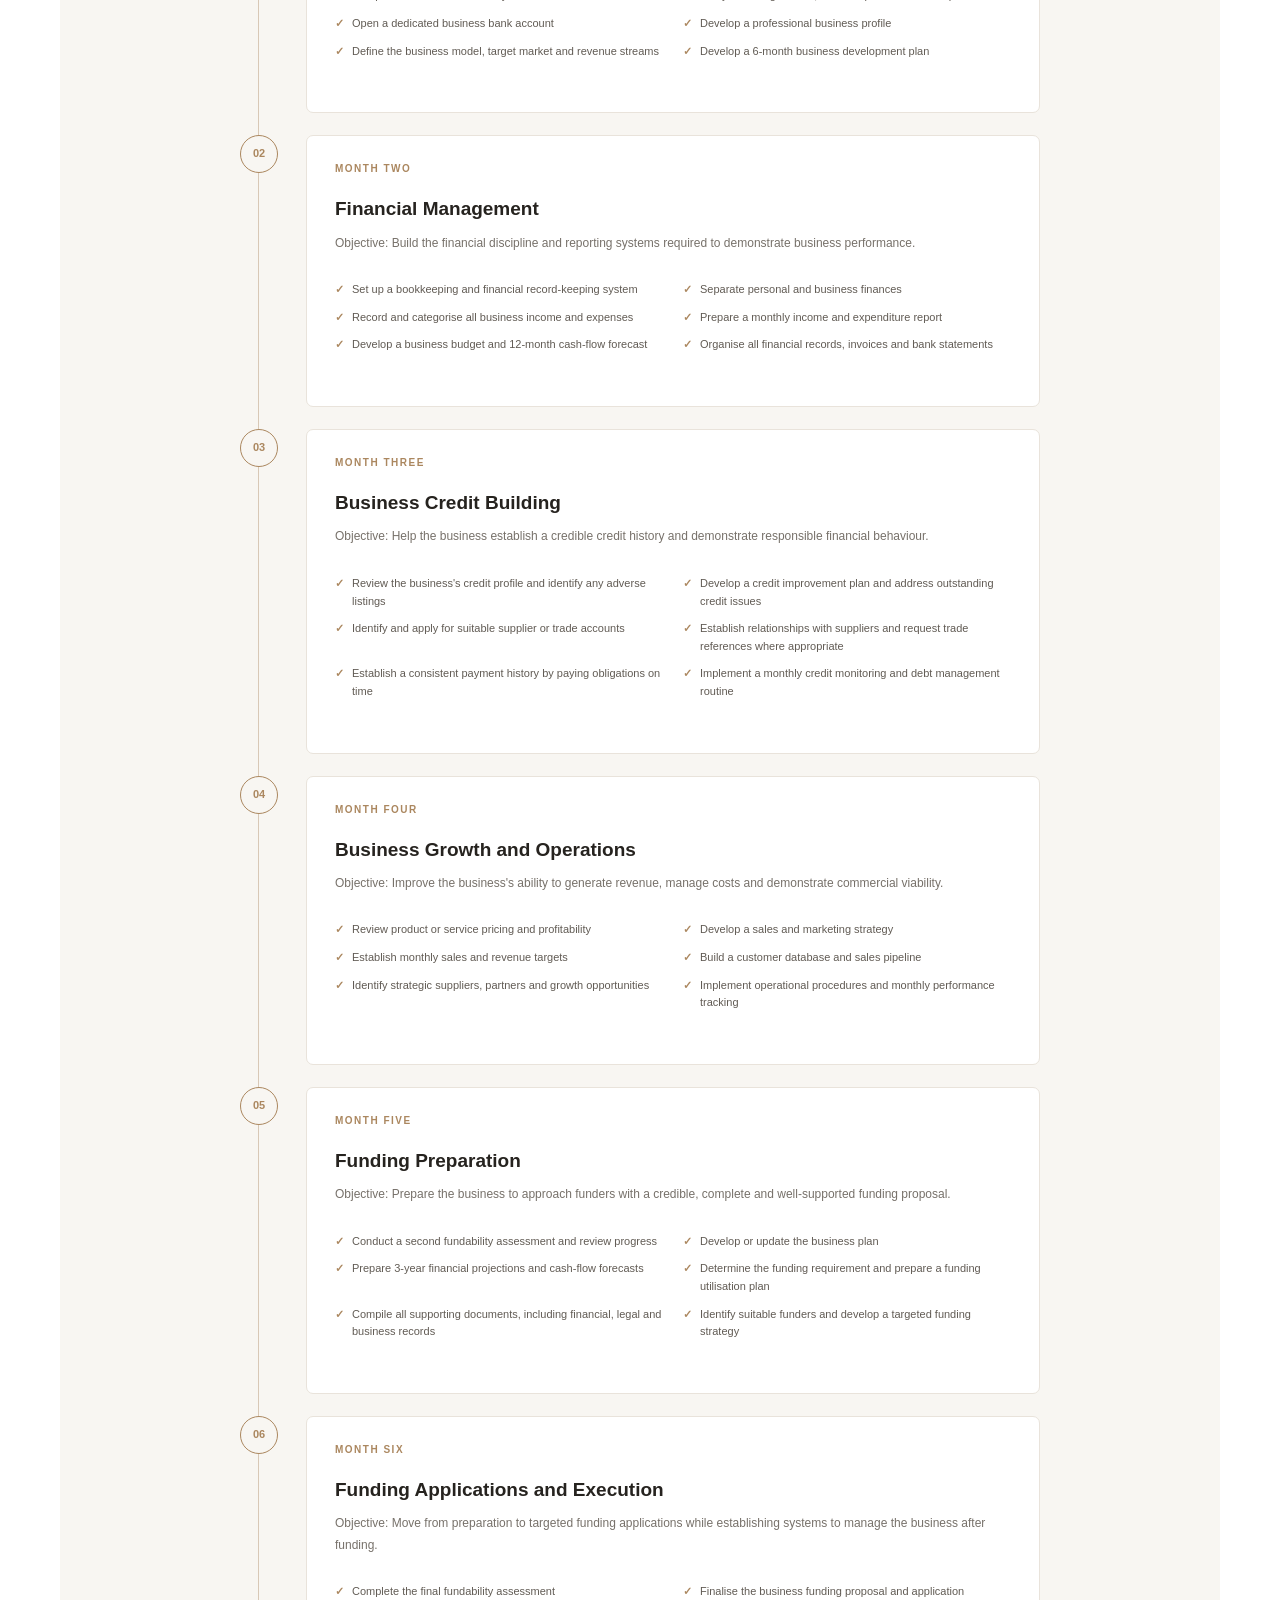
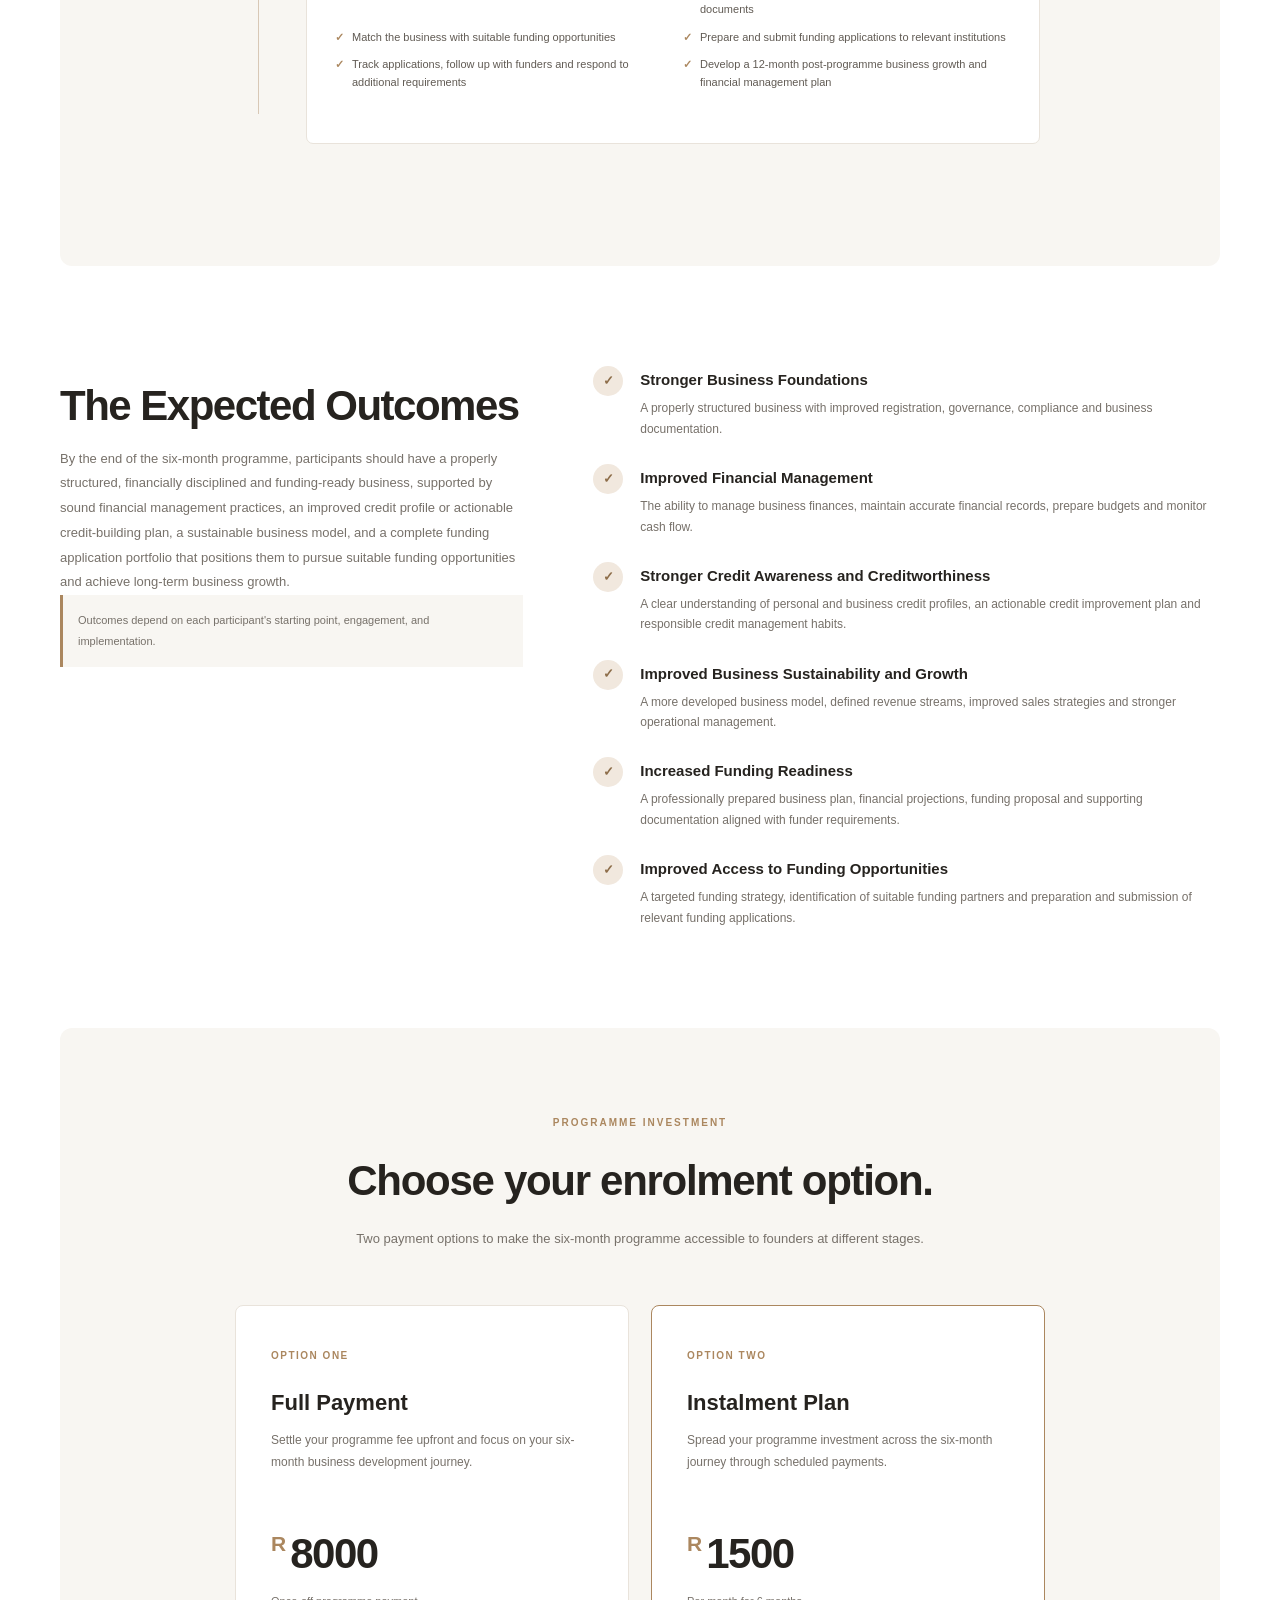
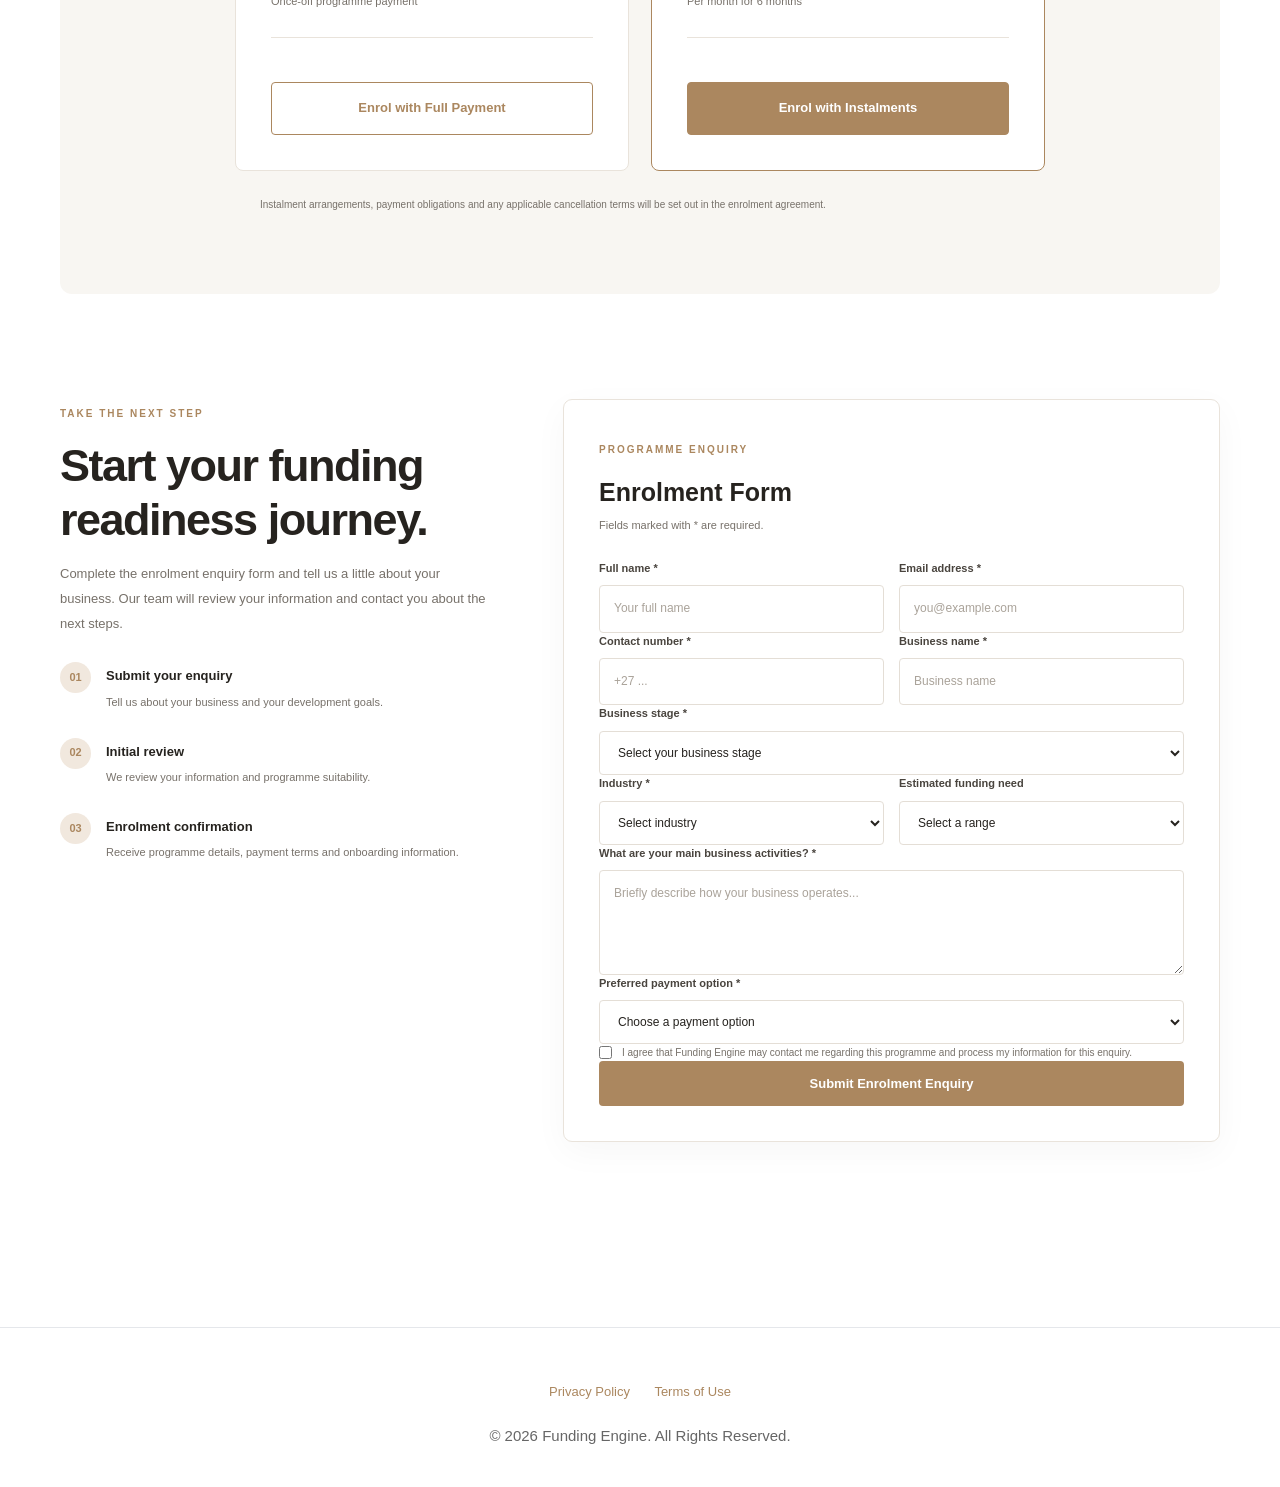
<file: programme.html>
<!DOCTYPE html>
<html lang="en">
<head>
  <meta charset="UTF-8" />
  <meta name="viewport" content="width=device-width, initial-scale=1.0" />

  <title>Programme | Funding Engine</title>

  <link rel="icon" type="image/png" href="./img/Funding_Engine_Favicon-removebg-preview.png">

<link rel="stylesheet" href="css/style.css">

  <meta
    name="description"
    content="Funding Engine helps businesses improve their chances of funding sucess through business assessmets, funder matching, professional document preparation, and end-to-end application management"
  />

  <!-- Google tag (gtag.js) -->
<script async src="https://www.googletagmanager.com/gtag/js?id=G-WF6MT4XZ4N"></script>
<script>
  window.dataLayer = window.dataLayer || [];
  function gtag(){dataLayer.push(arguments);}
  gtag('js', new Date());

  gtag('config', 'G-WF6MT4XZ4N');
</script>

</head>

<body>

  <!-- =========================
       HEADER
  ========================== -->

  <header>
    <div class="container navbar">

      <a href="index.html" class="logo">
        <img src="./img/Funding_Engine_Logo_-_Cropped-removebg-preview.png" alt="Funding Engine Logo" />
      </a>

      <button
        class="mobile-menu"
        id="mobileMenu"
        aria-label="Open navigation menu"
      >
        ☰
      </button>

      <nav>
        <ul class="nav-links" id="navLinks">
          <li><a href="about.html">About</a></li>
          <li><a href="resources.html">Resources</a></li>
          <li><a href="programme.html">Programme</a></li>
          <li><a href="https://fundingbox.gumroad.com/">Templates</a></li>
          <li><a href="affiliate.html">Affiliate</a></li>
          <li class="button">
            <a href="apply.html" class="btn btn-primary">Apply</a>
          </li>
        </ul>
      </nav>

    </div>
  </header>

    <!-- =========================
        Programme Description Section
    ========================== -->


<section class="fe-readiness" id="funding-readiness">
  <div class="fr-container">

    <!-- HERO -->
    <div class="fr-hero">
      <div class="fr-hero-content">
        <span class="fr-eyebrow">FUNDING READINESS PROGRAMME</span>
        <h1>Get Your Business <span>Funding Ready.</span></h1>
        <p>
          A practical six-month programme designed to help startups build
          stronger business foundations, improve financial readiness and
          prepare for funding opportunities.
        </p>
        <div class="fr-hero-actions">
          <a href="#fr-enrol" class="fr-button">Apply for the Programme</a>
          <a href="#fr-outline" class="fr-text-link">Explore the Programme ↓</a>
        </div>
      </div>

      <div class="fr-hero-visual">
        <div class="fr-visual-card">
          <span class="fr-visual-label">YOUR FUNDING READINESS JOURNEY</span>
          <div class="fr-progress-circle">
            <div class="fr-progress-inner">
              <strong>06</strong>
              <span>MONTHS</span>
            </div>
          </div>
          <h3>From startup to funding ready</h3>
          <p>Build. Strengthen. Prepare. Position.</p>
        </div>
      </div>
    </div>

    <!-- PROGRAMME DESCRIPTION -->
    <div class="fr-intro">
      <div class="fr-section-label">THE PROGRAMME</div>
      <div class="fr-intro-grid">
        <div>
          <h2>Build a business that is prepared for funding.</h2>
        </div>
        <div>
          <p>
          Access to funding is one of the biggest challenges facing startups and small businesses. But securing funding takes more than having a great business idea. Funders want to see businesses that are properly structured, financially disciplined, credit-conscious and capable of managing capital responsibly.
          The Funding Engine Funding Readiness Programme is a practical, six-month business development programme designed to help entrepreneurs build stronger, more credible and financially prepared businesses that are better positioned to access funding.
          Unlike traditional business training programmes that focus primarily on theory, our programme focuses on implementation. We work with entrepreneurs to strengthen their business foundations, improve financial management, develop responsible credit habits, build commercial credibility and prepare professional funding applications.
</p>
        </div>
      </div>
    </div>


    <!-- PROGRAMME OUTLINE -->
    <div class="fr-outline" id="fr-outline">
      <div class="fr-section-heading">
        <span class="fr-eyebrow">YOUR SIX-MONTH JOURNEY</span>
        <h2>The programme outline</h2>
        <p>
          Six focused stages that take your business from its current position
          towards stronger funding readiness.
        </p>
      </div>

      <div class="fr-timeline">

        <article class="fr-month">
          <div class="fr-month-marker"><span>01</span></div>
          <div class="fr-month-content">
            <div class="fr-month-top">
              <span>MONTH ONE</span>
            </div>
            <h3>Business Foundation</h3>
            <p>
              Objective: Establish the business's legal, operational and commercial foundations.
            </p>
            <ul>
              <li>Complete a business fundability assessment</li>
              <li>Verify CIPC registration, ownership and SARS compliance</li>
              <li>Open a dedicated business bank account</li>
              <li>Develop a professional business profile</li>
              <li>Define the business model, target market and revenue streams</li>
              <Li>Develop a 6-month business development plan</Li>
            </ul>
          </div>
        </article>

        <article class="fr-month">
  <div class="fr-month-marker"><span>02</span></div>
  <div class="fr-month-content">
    <div class="fr-month-top">
      <span>MONTH TWO</span>
    </div>
    <h3>Financial Management</h3>
    <p>
      Objective: Build the financial discipline and reporting systems required to demonstrate business performance.
    </p>
    <ul>
      <li>Set up a bookkeeping and financial record-keeping system</li>
      <li>Separate personal and business finances</li>
      <li>Record and categorise all business income and expenses</li>
      <li>Prepare a monthly income and expenditure report</li>
      <li>Develop a business budget and 12-month cash-flow forecast</li>
      <Li>Organise all financial records, invoices and bank statements</Li>
    </ul>
  </div>
</article>

        <article class="fr-month">
          <div class="fr-month-marker"><span>03</span></div>
          <div class="fr-month-content">
            <div class="fr-month-top">
              <span>MONTH THREE</span>
            </div>
            <h3>Business Credit Building</h3>
            <p>
              Objective: Help the business establish a credible credit history and demonstrate responsible financial behaviour.
            </p>
            <ul>
                <li>Review the business's credit profile and identify any adverse listings</li>
                <li>Develop a credit improvement plan and address outstanding credit issues</li>
                <li>Identify and apply for suitable supplier or trade accounts</li>
                <li>Establish relationships with suppliers and request trade references where appropriate</li>
                <li>Establish a consistent payment history by paying obligations on time</li>
                <li>Implement a monthly credit monitoring and debt management routine</li>
              </ul>
          </div>
        </article>

        <article class="fr-month">
          <div class="fr-month-marker"><span>04</span></div>
          <div class="fr-month-content">
            <div class="fr-month-top">
              <span>MONTH FOUR</span>
            </div>
            <h3>Business Growth and Operations</h3>
            <p>
              Objective: Improve the business's ability to generate revenue, manage costs and demonstrate commercial viability.
            </p>
            <ul>
              <li>Review product or service pricing and profitability</li>
              <Li>Develop a sales and marketing strategy</Li>
              <li>Establish monthly sales and revenue targets</li>
              <li>Build a customer database and sales pipeline</li>
              <li>Identify strategic suppliers, partners and growth opportunities</li>
              <li>Implement operational procedures and monthly performance tracking</li>
            </ul>
          </div>
        </article>

        <article class="fr-month">
          <div class="fr-month-marker"><span>05</span></div>
          <div class="fr-month-content">
            <div class="fr-month-top">
              <span>MONTH FIVE</span>
            </div>
            <h3>Funding Preparation</h3>
            <p>
              Objective: Prepare the business to approach funders with a credible, complete and well-supported funding proposal.
            </p>
            <ul>
              <li>Conduct a second fundability assessment and review progress</li>
              <li>Develop or update the business plan</li>
              <li>Prepare 3-year financial projections and cash-flow forecasts</li>
              <li>Determine the funding requirement and prepare a funding utilisation plan</li>
              <Li>Compile all supporting documents, including financial, legal and business records</Li>
              <li>Identify suitable funders and develop a targeted funding strategy</li>
            </ul>
          </div>
        </article>

        <article class="fr-month">
          <div class="fr-month-marker"><span>06</span></div>
          <div class="fr-month-content">
            <div class="fr-month-top">
              <span>MONTH SIX</span>
            </div>
            <h3>Funding Applications and Execution</h3>
            <p>
              Objective: Move from preparation to targeted funding applications while establishing systems to manage the business after funding.
            </p>
            <ul>
              <li>Complete the final fundability assessment</li>
              <li>Finalise the business funding proposal and application documents</li>
              <Li>Match the business with suitable funding opportunities</Li>
              <li>Prepare and submit funding applications to relevant institutions</li>
              <li>Track applications, follow up with funders and respond to additional requirements</li>
              <li>Develop a 12-month post-programme business growth and financial management plan</li>
            </ul>
          </div>
        </article>

      </div>
    </div>

    <!-- EXPECTED OUTCOMES -->
    <div class="fr-outcomes">
      <div class="fr-outcomes-copy">
        <h2>The Expected Outcomes</h2>
        <p>
          By the end of the six-month programme, participants should have a properly structured, financially disciplined and funding-ready business, supported by sound financial management practices, an improved credit profile or actionable credit-building plan, a sustainable business model, and a complete funding application portfolio that positions them to pursue suitable funding opportunities and achieve long-term business growth.
        </p>
        <p class="fr-outcome-note">
          Outcomes depend on each participant's starting point, engagement, and implementation.
        </p>
      </div>

      <div class="fr-outcome-list">
        <div class="fr-outcome-item">
          <span>✓</span>
          <div>
            <h3>Stronger Business Foundations</h3>
            <p>A properly structured business with improved registration, governance, compliance and business documentation.</p>
          </div>
        </div>
        <div class="fr-outcome-item">
          <span>✓</span>
          <div>
            <h3>Improved Financial Management</h3>
            <p>The ability to manage business finances, maintain accurate financial records, prepare budgets and monitor cash flow.</p>
          </div>
        </div>
        <div class="fr-outcome-item">
          <span>✓</span>
          <div>
            <h3>Stronger Credit Awareness and Creditworthiness</h3>
            <p>A clear understanding of personal and business credit profiles, an actionable credit improvement plan and responsible credit management habits.</p>
          </div>
        </div>
        <div class="fr-outcome-item">
          <span>✓</span>
          <div>
            <h3>Improved Business Sustainability and Growth</h3>
            <p>
              A more developed business model, defined revenue streams, improved sales strategies and stronger operational management.
            </p>
          </div>
        </div>
        <div class="fr-outcome-item">
          <span>✓</span>
          <div>
            <h3>Increased Funding Readiness</h3>
            <p>A professionally prepared business plan, financial projections, funding proposal and supporting documentation aligned with funder requirements.</p>
          </div>
        </div>
        <div class="fr-outcome-item">
          <span>✓</span>
          <div>
            <h3>Improved Access to Funding Opportunities</h3>
            <p>A targeted funding strategy, identification of suitable funding partners and preparation and submission of relevant funding applications.</p>
          </div>
        </div>
      </div>
    </div>

    <!-- PRICING -->
    <div class="fr-pricing" id="fr-pricing">
      <div class="fr-section-heading">
        <span class="fr-eyebrow">PROGRAMME INVESTMENT</span>
        <h2>Choose your enrolment option.</h2>
        <p>
          Two payment options to make the six-month programme accessible
          to founders at different stages.
        </p>
      </div>

      <div class="fr-pricing-grid">

        <article class="fr-price-card">
          <span class="fr-plan-label">OPTION ONE</span>
          <h3>Full Payment</h3>
          <p class="fr-plan-description">
            Settle your programme fee upfront and focus on your six-month
            business development journey.
          </p>
          <div class="fr-plan-price">
            <span class="fr-price-currency">R</span>
            <strong>8000</strong>
          </div>
          <span class="fr-price-caption">Once-off programme payment</span>
          <div class="fr-plan-divider"></div>
          <a href="#fr-enrol" class="fr-button fr-button-outline">
            Enrol with Full Payment
          </a>
        </article>

        <article class="fr-price-card fr-price-popular">
          <span class="fr-plan-label">OPTION TWO</span>
          <h3>Instalment Plan</h3>
          <p class="fr-plan-description">
            Spread your programme investment across the six-month journey
            through scheduled payments.
          </p>
          <div class="fr-plan-price">
            <span class="fr-price-currency">R</span>
            <strong>1500</strong>
          </div>
          <span class="fr-price-caption">Per month for 6 months</span>
          <div class="fr-plan-divider"></div>
      
          <a href="#fr-enrol" class="fr-button">
            Enrol with Instalments
          </a>
        </article>

      </div>

      <p class="fr-pricing-footnote">
        Instalment arrangements, payment obligations and any applicable
        cancellation terms will be set out in the enrolment agreement.
      </p>
    </div>

    <!-- ENROLMENT -->
    <div class="fr-enrol-section" id="fr-enrol">
      <div class="fr-enrol-copy">
        <span class="fr-eyebrow">TAKE THE NEXT STEP</span>
        <h2>Start your funding readiness journey.</h2>
        <p>
          Complete the enrolment enquiry form and tell us a little about
          your business. Our team will review your information and contact
          you about the next steps.
        </p>
        <div class="fr-enrol-benefit">
          <span>01</span>
          <div>
            <strong>Submit your enquiry</strong>
            <p>Tell us about your business and your development goals.</p>
          </div>
        </div>
        <div class="fr-enrol-benefit">
          <span>02</span>
          <div>
            <strong>Initial review</strong>
            <p>We review your information and programme suitability.</p>
          </div>
        </div>
        <div class="fr-enrol-benefit">
          <span>03</span>
          <div>
            <strong>Enrolment confirmation</strong>
            <p>Receive programme details, payment terms and onboarding information.</p>
          </div>
        </div>
      </div>

      <div class="fr-form-card">
        <div class="fr-form-heading">
          <span class="fr-eyebrow">PROGRAMME ENQUIRY</span>
          <h3>Enrolment Form</h3>
          <p>Fields marked with * are required.</p>
        </div>

        <form action="https://api.web3forms.com/submit" method="POST">
  <input type="hidden" name="access_key" value="60d80f10-89ff-43ba-b075-8c51a5cb8cf1">

          <input type="hidden" name="_subject" value="New Funding Readiness Programme Enquiry">
          <input type="hidden" name="_template" value="table">
          <input type="hidden" name="_captcha" value="true">
          <input type="hidden" name="_next" value="">

          <input type="hidden" name="_next" value="success.html">

          <!-- Honeypot spam protection -->
          <input type="text" name="_honey" class="fr-honey" tabindex="-1" autocomplete="off">

          <div class="fr-form-row">
            <div class="fr-field">
              <label for="fr-name">Full name *</label>
              <input id="fr-name" type="text" name="Full Name" placeholder="Your full name" required>
            </div>
            <div class="fr-field">
              <label for="fr-email">Email address *</label>
              <input id="fr-email" type="email" name="Email" placeholder="you@example.com" required>
            </div>
          </div>

          <div class="fr-form-row">
            <div class="fr-field">
              <label for="fr-phone">Contact number *</label>
              <input id="fr-phone" type="tel" name="Contact Number" placeholder="+27 ..." required>
            </div>
            <div class="fr-field">
              <label for="fr-business">Business name *</label>
              <input id="fr-business" type="text" name="Business Name" placeholder="Business name" required>
            </div>
          </div>

          <div class="fr-field">
            <label for="fr-stage">Business stage *</label>
            <select id="fr-stage" name="Business Stage" required>
              <option value="">Select your business stage</option>
              <option>Business idea / pre-startup</option>
              <option>Newly registered startup</option>
              <option>Operating for less than 1 year</option>
              <option>Operating for 1–3 years</option>
              <option>Operating for more than 3 years</option>
            </select>
          </div>

          <div class="fr-form-row">
            <div class="fr-field">
              <label for="fr-industry">Industry *</label>
              <select id="fr-industry" name="Industry" required>
                <option value="">Select industry</option>
                <option>Agriculture</option>
                <option>Manufacturing</option>
                <option>Technology / ICT</option>
                <option>Retail / Wholesale</option>
                <option>Professional services</option>
                <option>Tourism / Hospitality</option>
                <option>Construction</option>
                <option>Transport / Logistics</option>
                <option>Other</option>
              </select>
            </div>
            <div class="fr-field">
              <label for="fr-funding">Estimated funding need</label>
              <select id="fr-funding" name="Estimated Funding Need">
                <option value="">Select a range</option>
                <option>Below R100,000</option>
                <option>R100,000 – R500,000</option>
                <option>R500,001 – R1 million</option>
                <option>R1 million – R5 million</option>
                <option>Above R5 million</option>
                <option>Not yet determined</option>
              </select>
            </div>
          </div>

          <div class="fr-field">
            <label for="fr-goal">What are your main business activities? *</label>
            <textarea id="fr-goal" name="Business Goals" rows="4"
              placeholder="Briefly describe how your business operates..." required></textarea>
          </div>

          <div class="fr-field">
            <label for="fr-payment">Preferred payment option *</label>
            <select id="fr-payment" name="Preferred Payment Option" required>
              <option value="">Choose a payment option</option>
              <option>Full payment</option>
              <option>Six-month instalments</option>
            </select>
          </div>

          <label class="fr-consent">
            <input type="checkbox" name="Consent" value="I consent to being contacted about this programme" required>
            <span>
              I agree that Funding Engine may contact me regarding this
              programme and process my information for this enquiry.
            </span>
          </label>

          <button type="submit" class="fr-button fr-submit">
            Submit Enrolment Enquiry 
          </button>

        </form>
      </div>
    </div>

  </div>
</section>

<style>
/* ==========================================
   FUNDING ENGINE - FUNDING READINESS
   Scoped styles: .fe-readiness
========================================== */

.fe-readiness {
  --fr-gold: #ab875f;
  --fr-gold-dark: #8d6d49;
  --fr-ink: #26231f;
  --fr-muted: #77716a;
  --fr-cream: #f8f6f2;
  --fr-border: #e9e3db;
  padding: 80px 22px;
  background: #fff;
  color: var(--fr-ink);
  font-family: Arial, Helvetica, sans-serif;
}

.fe-readiness * {
  box-sizing: border-box;
}

.fr-container {
  max-width: 1160px;
  width: 100%;
  margin: 0 auto;
}

.fr-eyebrow,
.fr-section-label {
  color: var(--fr-gold);
  font-size: 10px;
  font-weight: 800;
  letter-spacing: 2px;
  text-transform: uppercase;
}

.fr-button {
  display: inline-flex;
  align-items: center;
  justify-content: center;
  gap: 12px;
  padding: 15px 23px;
  background: var(--fr-gold);
  border: 1px solid var(--fr-gold);
  border-radius: 4px;
  color: #fff;
  text-decoration: none;
  font-size: 13px;
  font-weight: 700;
  cursor: pointer;
  transition: .25s ease;
}

.fr-button:hover {
  background: var(--fr-gold-dark);
  border-color: var(--fr-gold-dark);
  transform: translateY(-2px);
}

/* HERO */

.fr-hero {
  display: grid;
  grid-template-columns: 1.15fr .85fr;
  gap: 65px;
  align-items: center;
  padding: 15px 0 105px;
}

.fr-hero-content h1 {
  max-width: 700px;
  margin: 17px 0;
  font-size: clamp(40px, 5.5vw, 65px);
  line-height: 1.06;
  letter-spacing: -2.8px;
}

.fr-hero-content h1 span {
  color: var(--fr-gold);
}

.fr-hero-content > p {
  max-width: 650px;
  color: var(--fr-muted);
  font-size: 14px;
  line-height: 1.9;
}

.fr-hero-content .fr-hero-lead {
  color: #49443e;
  font-size: 18px;
  line-height: 1.65;
}

.fr-hero-actions {
  display: flex;
  align-items: center;
  flex-wrap: wrap;
  gap: 22px;
  margin-top: 27px;
}

.fr-text-link {
  color: var(--fr-ink);
  font-size: 12px;
  font-weight: 700;
  text-decoration: none;
}

.fr-text-link:hover {
  color: var(--fr-gold);
}

.fr-hero-meta {
  display: flex;
  flex-wrap: wrap;
  gap: 18px;
  margin-top: 38px;
  padding-top: 22px;
  border-top: 1px solid var(--fr-border);
}

.fr-hero-meta span {
  color: var(--fr-muted);
  font-size: 11px;
}

.fr-hero-visual {
  position: relative;
  padding: 30px;
  background: var(--fr-cream);
  border: 1px solid var(--fr-border);
  border-radius: 12px;
}

.fr-visual-card {
  padding: 24px;
  text-align: center;
}

.fr-visual-label {
  color: var(--fr-gold);
  font-size: 9px;
  font-weight: 800;
  letter-spacing: 1.5px;
}

.fr-progress-circle {
  display: flex;
  align-items: center;
  justify-content: center;
  width: 195px;
  height: 195px;
  margin: 30px auto;
  border-radius: 50%;
  background: conic-gradient(
    var(--fr-gold) 0deg 300deg,
    #e6ded3 300deg 360deg
  );
  position: relative;
}

.fr-progress-circle::before {
  content: "";
  position: absolute;
  inset: 12px;
  border-radius: 50%;
  background: var(--fr-cream);
}

.fr-progress-inner {
  position: relative;
  z-index: 1;
  display: flex;
  flex-direction: column;
  align-items: center;
}

.fr-progress-inner strong {
  color: var(--fr-ink);
  font-size: 58px;
  line-height: 1;
}

.fr-progress-inner span {
  margin-top: 5px;
  color: var(--fr-gold);
  font-size: 10px;
  font-weight: 800;
  letter-spacing: 2px;
}

.fr-visual-card h3 {
  margin: 12px 0 7px;
  font-size: 21px;
}

.fr-visual-card > p {
  color: var(--fr-muted);
  font-size: 12px;
}

.fr-visual-steps {
  display: flex;
  flex-direction: column;
  gap: 9px;
  margin-top: 25px;
}

.fr-visual-steps span {
  padding: 11px;
  border: 1px solid var(--fr-border);
  border-radius: 4px;
  color: #5d554c;
  font-size: 11px;
  background: #fff;
}

.fr-floating-note {
  position: absolute;
  right: -20px;
  bottom: 28px;
  display: flex;
  flex-direction: column;
  gap: 5px;
  max-width: 205px;
  padding: 15px 18px;
  background: #fff;
  border: 1px solid var(--fr-border);
  border-radius: 6px;
  box-shadow: 0 8px 25px rgba(0,0,0,.07);
}

.fr-floating-note strong {
  font-size: 12px;
}

.fr-floating-note span {
  color: var(--fr-muted);
  font-size: 10px;
  line-height: 1.5;
}

/* INTRO */

.fr-intro {
  padding: 65px 0;
  border-top: 1px solid var(--fr-border);
  border-bottom: 1px solid var(--fr-border);
}

.fr-intro-grid {
  display: grid;
  grid-template-columns: 1fr 1fr;
  gap: 75px;
  margin-top: 25px;
}

.fr-intro-grid h2 {
  max-width: 460px;
  margin: 0;
  font-size: clamp(30px, 4vw, 43px);
  line-height: 1.2;
  letter-spacing: -1.5px;
}

.fr-intro-grid p {
  margin: 0 0 15px;
  color: var(--fr-muted);
  font-size: 13px;
  line-height: 1.9;
}

/* AUDIENCE */

.fr-audience {
  padding: 95px 0;
}

.fr-audience-heading {
  max-width: 650px;
  margin: 0 auto 40px;
  text-align: center;
}

.fr-audience-heading h2,
.fr-section-heading h2 {
  margin: 13px 0;
  font-size: clamp(30px, 4vw, 42px);
  letter-spacing: -1.3px;
}

.fr-audience-heading p,
.fr-section-heading > p {
  color: var(--fr-muted);
  font-size: 13px;
  line-height: 1.8;
}

.fr-audience-grid {
  display: grid;
  grid-template-columns: repeat(3, 1fr);
  gap: 18px;
}

.fr-audience-card {
  padding: 30px;
  border: 1px solid var(--fr-border);
  border-radius: 7px;
  transition: .25s ease;
}

.fr-audience-card:hover {
  border-color: var(--fr-gold);
  transform: translateY(-4px);
}

.fr-audience-card > span {
  color: var(--fr-gold);
  font-size: 12px;
  font-weight: 800;
}

.fr-audience-card h3 {
  margin: 22px 0 10px;
  font-size: 18px;
}

.fr-audience-card p {
  margin: 0;
  color: var(--fr-muted);
  font-size: 12px;
  line-height: 1.8;
}

/* SECTION HEADING */

.fr-section-heading {
  max-width: 690px;
  margin: 0 auto 55px;
  text-align: center;
}

/* TIMELINE */

.fr-outline {
  padding: 80px 0 100px;
  background: var(--fr-cream);
  border-radius: 12px;
}

.fr-outline > .fr-section-heading {
  padding: 0 25px;
}

.fr-timeline {
  position: relative;
  max-width: 850px;
  margin: 0 auto;
  padding: 0 25px;
}

.fr-timeline::before {
  content: "";
  position: absolute;
  left: 43px;
  top: 20px;
  bottom: 30px;
  width: 1px;
  background: #d8c8b6;
}

.fr-month {
  position: relative;
  display: grid;
  grid-template-columns: 38px 1fr;
  gap: 28px;
  margin-bottom: 22px;
}

.fr-month-marker {
  position: relative;
  z-index: 1;
}

.fr-month-marker span {
  display: flex;
  align-items: center;
  justify-content: center;
  width: 38px;
  height: 38px;
  border: 1px solid var(--fr-gold);
  border-radius: 50%;
  background: var(--fr-cream);
  color: var(--fr-gold);
  font-size: 11px;
  font-weight: 800;
}

.fr-month-content {
  padding: 25px 28px;
  background: #fff;
  border: 1px solid var(--fr-border);
  border-radius: 7px;
}

.fr-month-top {
  display: flex;
  align-items: center;
  justify-content: space-between;
  flex-wrap: wrap;
  gap: 10px;
}

.fr-month-top > span:first-child {
  color: var(--fr-gold);
  font-size: 10px;
  font-weight: 800;
  letter-spacing: 1.5px;
}

.fr-month-tag {
  padding: 6px 9px;
  border-radius: 3px;
  background: #f5eee6;
  color: #846747;
  font-size: 9px;
  font-weight: 800;
}

.fr-month-content h3 {
  margin: 17px 0 8px;
  font-size: 19px;
}

.fr-month-content > p {
  color: var(--fr-muted);
  font-size: 12px;
  line-height: 1.8;
}

.fr-month-content ul {
  display: grid;
  grid-template-columns: 1fr 1fr;
  gap: 10px 20px;
  padding: 12px 0;
  margin: 15px 0;
  list-style: none;
}

.fr-month-content li {
  position: relative;
  padding-left: 17px;
  color: #615b54;
  font-size: 11px;
  line-height: 1.6;
}

.fr-month-content li::before {
  content: "✓";
  position: absolute;
  left: 0;
  color: var(--fr-gold);
  font-weight: 800;
}

.fr-month-deliverable {
  padding: 13px 15px;
  background: #f8f5f0;
  border-left: 3px solid var(--fr-gold);
  color: #62594e;
  font-size: 11px;
  line-height: 1.7;
}

.fr-month-deliverable strong {
  color: var(--fr-ink);
}

/* OUTCOMES */

.fr-outcomes {
  display: grid;
  grid-template-columns: .85fr 1.15fr;
  gap: 70px;
  align-items: start;
  padding: 100px 0;
}

.fr-outcomes-copy h2 {
  margin: 15px 0;
  font-size: clamp(30px, 4vw, 42px);
  line-height: 1.2;
  letter-spacing: -1.5px;
}

.fr-outcomes-copy > p {
  color: var(--fr-muted);
  font-size: 13px;
  line-height: 1.9;
}

.fr-outcomes-copy .fr-outcome-note {
  padding: 15px;
  border-left: 3px solid var(--fr-gold);
  background: var(--fr-cream);
  font-size: 11px;
}

.fr-outcome-list {
  display: flex;
  flex-direction: column;
  gap: 25px;
}

.fr-outcome-item {
  display: flex;
  gap: 17px;
  align-items: flex-start;
}

.fr-outcome-item > span {
  display: flex;
  align-items: center;
  justify-content: center;
  flex: 0 0 30px;
  height: 30px;
  border-radius: 50%;
  background: #f1e8de;
  color: var(--fr-gold-dark);
  font-size: 13px;
  font-weight: 800;
}

.fr-outcome-item h3 {
  margin: 2px 0 6px;
  font-size: 15px;
}

.fr-outcome-item p {
  margin: 0;
  color: var(--fr-muted);
  font-size: 12px;
  line-height: 1.7;
}

/* PRICING */

.fr-pricing {
  padding: 80px 0;
  background: var(--fr-cream);
  border-radius: 12px;
}

.fr-pricing > .fr-section-heading {
  padding: 0 20px;
}

.fr-pricing-grid {
  display: grid;
  grid-template-columns: repeat(2, minmax(0, 1fr));
  gap: 22px;
  max-width: 850px;
  margin: 0 auto;
  padding: 0 20px;
}

.fr-price-card {
  position: relative;
  padding: 35px;
  background: #fff;
  border: 1px solid var(--fr-border);
  border-radius: 8px;
}

.fr-price-popular {
  border: 1.5px solid var(--fr-gold);
}

.fr-plan-label {
  color: var(--fr-gold);
  font-size: 10px;
  font-weight: 800;
  letter-spacing: 1.5px;
}

.fr-plan-badge {
  display: inline-block;
  margin-top: 15px;
  padding: 6px 9px;
  background: #f1e7dc;
  border-radius: 3px;
  color: #816446;
  font-size: 9px;
  font-weight: 800;
  letter-spacing: 1px;
}

.fr-price-card h3 {
  margin: 18px 0 10px;
  font-size: 22px;
}

.fr-plan-description {
  min-height: 65px;
  color: var(--fr-muted);
  font-size: 12px;
  line-height: 1.8;
}

.fr-plan-price {
  display: flex;
  align-items: flex-start;
  gap: 4px;
  margin-top: 25px;
}

.fr-price-currency {
  padding-top: 7px;
  color: var(--fr-gold);
  font-size: 21px;
  font-weight: 700;
}

.fr-plan-price strong {
  font-size: clamp(30px, 4vw, 42px);
  letter-spacing: -1.5px;
  overflow-wrap: anywhere;
}

.fr-price-caption {
  color: var(--fr-muted);
  font-size: 11px;
}

.fr-plan-divider {
  height: 1px;
  margin: 24px 0;
  background: var(--fr-border);
}

.fr-price-card ul {
  display: flex;
  flex-direction: column;
  gap: 13px;
  min-height: 165px;
  padding: 0;
  list-style: none;
}

.fr-price-card li {
  position: relative;
  padding-left: 20px;
  color: #5f5952;
  font-size: 12px;
  line-height: 1.6;
}

.fr-price-card li::before {
  content: "✓";
  position: absolute;
  left: 0;
  color: var(--fr-gold);
  font-weight: 800;
}

.fr-button-outline {
  color: var(--fr-gold);
  background: #fff;
}

.fr-button-outline:hover {
  color: #fff;
}

.fr-price-card .fr-button {
  width: 100%;
  margin-top: 20px;
}

.fr-pricing-footnote {
  max-width: 800px;
  margin: 25px auto 0;
  padding: 0 20px;
  color: var(--fr-muted);
  font-size: 10px;
  line-height: 1.8;
}

/* ENROLMENT */

.fr-enrol-section {
  display: grid;
  grid-template-columns: .8fr 1.2fr;
  gap: 65px;
  align-items: start;
  padding: 105px 0;
  scroll-margin-top: 30px;
}

.fr-enrol-copy h2 {
  margin: 15px 0;
  font-size: clamp(32px, 4vw, 45px);
  line-height: 1.2;
  letter-spacing: -1.5px;
}

.fr-enrol-copy > p {
  color: var(--fr-muted);
  font-size: 13px;
  line-height: 1.9;
}

.fr-enrol-benefit {
  display: flex;
  gap: 15px;
  margin-top: 26px;
}

.fr-enrol-benefit > span {
  display: flex;
  align-items: center;
  justify-content: center;
  flex: 0 0 31px;
  height: 31px;
  border-radius: 50%;
  background: #f1e8de;
  color: var(--fr-gold);
  font-size: 11px;
  font-weight: 800;
}

.fr-enrol-benefit strong {
  font-size: 13px;
}

.fr-enrol-benefit p {
  margin: 5px 0 0;
  color: var(--fr-muted);
  font-size: 11px;
  line-height: 1.7;
}

.fr-enrol-contact {
  margin-top: 35px;
  padding-top: 20px;
  border-top: 1px solid var(--fr-border);
  color: var(--fr-muted);
  font-size: 11px;
}

.fr-enrol-contact a {
  color: var(--fr-gold-dark);
  font-weight: 700;
  text-decoration: none;
}

.fr-form-card {
  padding: 35px;
  border: 1px solid var(--fr-border);
  border-radius: 9px;
  box-shadow: 0 10px 35px rgba(0,0,0,.035);
}

.fr-form-heading {
  margin-bottom: 25px;
}

.fr-form-heading h3 {
  margin: 12px 0 5px;
  font-size: 25px;
}

.fr-form-heading p {
  color: var(--fr-muted);
  font-size: 11px;
}

.fr-enrol-form {
  display: flex;
  flex-direction: column;
  gap: 17px;
}

.fr-form-row {
  display: grid;
  grid-template-columns: 1fr 1fr;
  gap: 15px;
}

.fr-field {
  display: flex;
  flex-direction: column;
  gap: 8px;
  min-width: 0;
}

.fr-field label {
  color: #49443e;
  font-size: 11px;
  font-weight: 700;
}

.fr-field input,
.fr-field select,
.fr-field textarea {
  width: 100%;
  min-width: 0;
  padding: 13px 14px;
  border: 1px solid #e4ded6;
  border-radius: 4px;
  background: #fff;
  color: var(--fr-ink);
  font: inherit;
  font-size: 12px;
  outline: none;
  transition: border .2s ease;
}

.fr-field input:focus,
.fr-field select:focus,
.fr-field textarea:focus {
  border-color: var(--fr-gold);
  box-shadow: 0 0 0 2px rgba(171,135,95,.1);
}

.fr-field input::placeholder,
.fr-field textarea::placeholder {
  color: #aaa39a;
}

.fr-field textarea {
  resize: vertical;
  line-height: 1.6;
}

.fr-consent {
  display: flex;
  align-items: flex-start;
  gap: 10px;
  color: var(--fr-muted);
  font-size: 10px;
  line-height: 1.7;
}

.fr-consent input {
  margin-top: 2px;
  accent-color: var(--fr-gold);
}

.fr-submit {
  width: 100%;
  border: 0;
  font-family: inherit;
}

.fr-form-privacy {
  margin: -7px 0 0;
  color: #938b81;
  font-size: 9px;
  line-height: 1.6;
  text-align: center;
}

.fr-honey {
  position: absolute !important;
  left: -9999px !important;
  opacity: 0 !important;
}

/* FAQ */

.fr-faq {
  max-width: 850px;
  margin: 0 auto;
  padding: 0 0 100px;
}

.fr-faq-list {
  border-top: 1px solid var(--fr-border);
}

.fr-faq-item {
  border-bottom: 1px solid var(--fr-border);
}

.fr-faq-item summary {
  position: relative;
  padding: 21px 40px 21px 0;
  cursor: pointer;
  list-style: none;
  font-size: 13px;
  font-weight: 700;
  line-height: 1.6;
}

.fr-faq-item summary::-webkit-details-marker {
  display: none;
}

.fr-faq-item summary::after {
  content: "+";
  position: absolute;
  right: 5px;
  top: 14px;
  color: var(--fr-gold);
  font-size: 23px;
  font-weight: 400;
}

.fr-faq-item[open] summary::after {
  content: "−";
}

.fr-faq-item > p {
  max-width: 760px;
  margin: 0 0 22px;
  padding-right: 25px;
  color: var(--fr-muted);
  font-size: 12px;
  line-height: 1.9;
}

/* BOTTOM CTA */

.fr-bottom-cta {
  padding: 65px 25px;
  border-radius: 10px;
  background: var(--fr-gold);
  color: #fff;
  text-align: center;
}

.fr-bottom-cta .fr-eyebrow {
  color: #f3e7d9;
}

.fr-bottom-cta h2 {
  max-width: 680px;
  margin: 15px auto;
  font-size: clamp(29px, 4vw, 42px);
  line-height: 1.2;
}

.fr-bottom-cta p {
  max-width: 580px;
  margin: 0 auto;
  color: #f8f0e8;
  font-size: 13px;
  line-height: 1.8;
}

.fr-button-white {
  margin-top: 25px;
  background: #fff;
  border-color: #fff;
  color: #806344;
}

.fr-button-white:hover {
  background: #f5eee6;
  border-color: #f5eee6;
  color: #806344;
}

/* RESPONSIVE */

@media (max-width: 900px) {
  .fr-hero {
    grid-template-columns: 1fr;
    gap: 40px;
  }

  .fr-hero-visual {
    max-width: 520px;
    width: 100%;
    margin: auto;
  }

  .fr-intro-grid,
  .fr-outcomes,
  .fr-enrol-section {
    grid-template-columns: 1fr;
    gap: 35px;
  }

  .fr-audience-grid {
    grid-template-columns: 1fr 1fr;
  }
}

@media (max-width: 620px) {
  .fe-readiness {
    padding: 55px 16px;
  }

  .fr-hero {
    padding-bottom: 70px;
  }

  .fr-hero-content h1 {
    letter-spacing: -1.5px;
  }

  .fr-hero-meta {
    gap: 12px;
  }

  .fr-hero-visual {
    padding: 17px;
  }

  .fr-floating-note {
    right: 4px;
    bottom: 12px;
    max-width: 165px;
  }

  .fr-intro,
  .fr-audience,
  .fr-outcomes {
    padding: 65px 0;
  }

  .fr-audience-grid,
  .fr-pricing-grid {
    grid-template-columns: 1fr;
  }

  .fr-outline {
    padding: 65px 0;
  }

  .fr-timeline {
    padding: 0 14px;
  }

  .fr-timeline::before {
    left: 32px;
  }

  .fr-month {
    grid-template-columns: 36px 1fr;
    gap: 13px;
  }

  .fr-month-marker span {
    width: 36px;
    height: 36px;
  }

  .fr-month-content {
    padding: 20px 16px;
  }

  .fr-month-content h3 {
    font-size: 17px;
  }

  .fr-month-content ul {
    grid-template-columns: 1fr;
    gap: 9px;
  }

  .fr-month-top {
    align-items: flex-start;
  }

  .fr-month-tag {
    font-size: 8px;
  }

  .fr-pricing {
    padding: 65px 0;
  }

  .fr-pricing-grid {
    padding: 0 15px;
  }

  .fr-price-card {
    padding: 28px 23px;
  }

  .fr-plan-description {
    min-height: 0;
  }

  .fr-price-card ul {
    min-height: 0;
  }

  .fr-enrol-section {
    padding: 70px 0;
  }

  .fr-form-card {
    padding: 25px 18px;
  }

  .fr-form-row {
    grid-template-columns: 1fr;
  }

  .fr-faq {
    padding-bottom: 70px;
  }

  .fr-bottom-cta {
    padding: 48px 20px;
  }
}
</style>





  </main>


  <!-- =========================
       FOOTER
  ========================== -->

 <footer class="site-footer">

        <div class="footer-legal">
    <a href="./privacy-policy.pdf" target="_blank" rel="noopener">Privacy Policy</a>
    <a href="./terms-of-use.pdf" target="_blank" rel="noopener">Terms of Use</a>
</div>
 
  <p>&copy; 2026 Funding Engine. All Rights Reserved.</p>
</footer>



  <!-- =========================
       JAVASCRIPT
  ========================== -->

<script src="/js/script.js"></script>

</body>
</html>
</file>
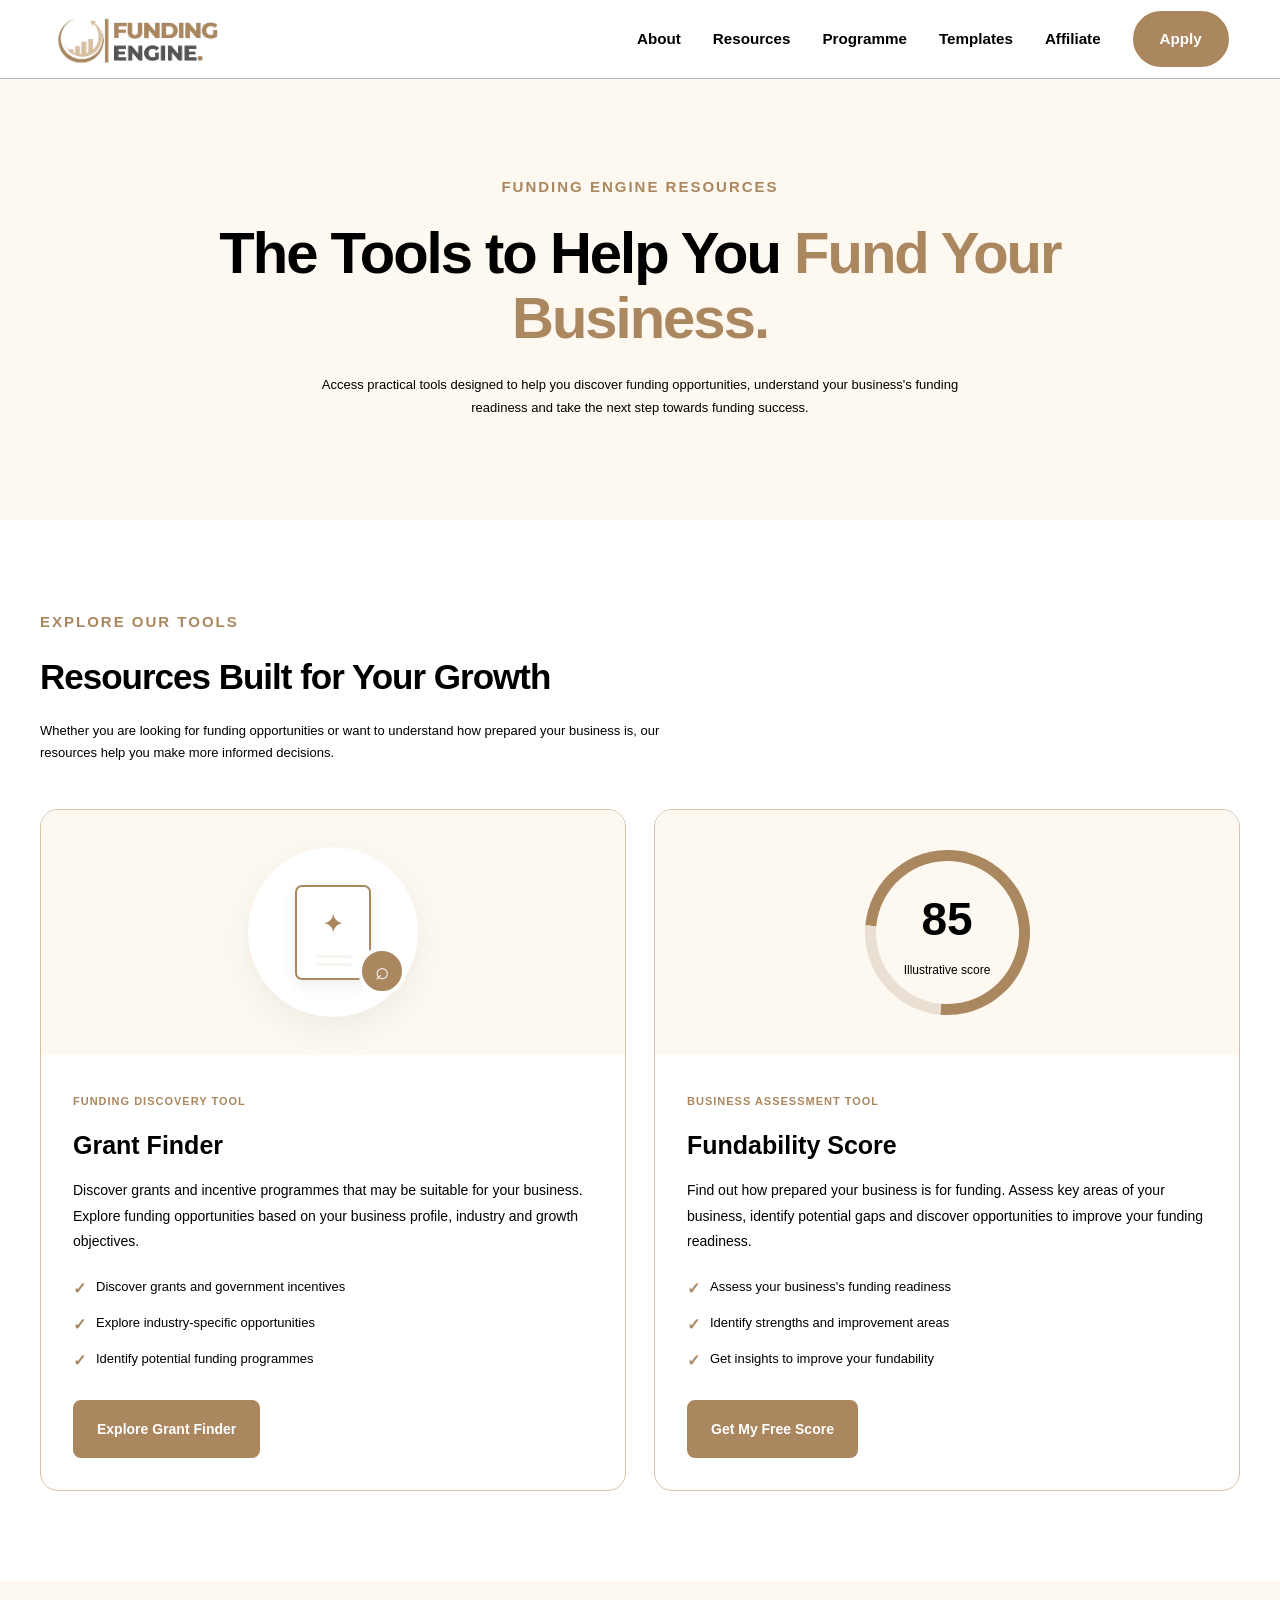
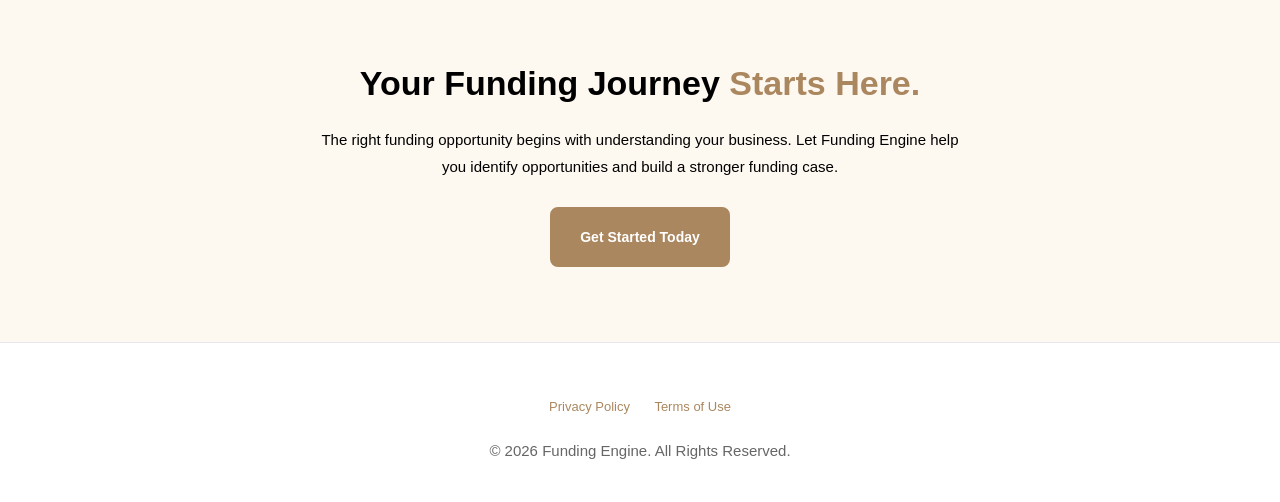
<file: resources.html>
<!DOCTYPE html>
<html lang="en">
<head>
  <meta charset="UTF-8" />
  <meta name="viewport" content="width=device-width, initial-scale=1.0" />

  <title>About Us | Funding Engine</title>

  <link rel="icon" type="image/png" href="./img/Funding_Engine_Favicon-removebg-preview.png">

<link rel="stylesheet" href="css/style.css">

  <meta
    name="description"
    content="Funding Engine is a South African SME funding and business growth company helping entrepreneurs become funding-ready and improve their chances of securing business finance. Discover our mission, vision, the funding challenges we solve, and how founder Andiswa Shabalala is driving better funding outcomes through strategic assessments, funder matching, professional documentation, and end-to-end funding application support.
   />

  <!-- Google tag (gtag.js) -->
<script async src="https://www.googletagmanager.com/gtag/js?id=G-WF6MT4XZ4N"></script>
<script>
  window.dataLayer = window.dataLayer || [];
  function gtag(){dataLayer.push(arguments);}
  gtag('js', new Date());

  gtag('config', 'G-WF6MT4XZ4N');
</script>

</head>

<body>

  <!-- =========================
       HEADER
  ========================== -->

  <header>
    <div class="container navbar">

      <a href="index.html" class="logo">
        <img src="./img/Funding_Engine_Logo_-_Cropped-removebg-preview.png" alt="Funding Engine Logo" />
      </a>

      <button
        class="mobile-menu"
        id="mobileMenu"
        aria-label="Open navigation menu"
      >
        ☰
      </button>

      <nav>
        <ul class="nav-links" id="navLinks">
          <li><a href="about.html">About</a></li>
          <li><a href="resources.html">Resources</a></li>
          <li><a href="programme.html">Programme</a></li>
          <li><a href="https://fundingbox.gumroad.com/">Templates</a></li>
          <li><a href="affiliate.html">Affiliate</a></li>
          <li class="button">
            <a href="apply.html" class="btn btn-primary">Apply</a>
          </li>
        </ul>
      </nav>

    </div>
  </header>

  <style>
    /* ==========================
   HERO SECTION
========================== */

.resources-hero {
  background: #fdf8f0;
  padding: 95px 25px 100px;
  text-align: center;
}

.hero-content {
  max-width: 850px;
  margin: auto;
}

.hero-tag {
  display: inline-block;
  color: #ab875f;
  font-size: 15px;
  font-weight: 800;
  letter-spacing: 2px;
  margin-bottom: 22px;
}

.resources-hero h1 {
  font-size: clamp(38px, 5vw, 58px);
  font-weight: 800;
  letter-spacing: -2px;
  line-height: 1.12;
  margin-bottom: 22px;
}

.resources-hero h1 span {
  color: #ab875f;
}

.resources-hero p {
  max-width: 690px;
  margin: auto;
  color: var(--text);
  font-size: 13px;
  line-height: 1.8;
}

.hero-label {
  display: inline-flex;
  align-items: center;
  gap: 9px;
  margin-top: 30px;
  color: #8a765e;
  font-size: 13px;
}

.hero-label span {
  width: 7px;
  height: 7px;
  border-radius: 50%;
  background: var(--gold);
}

/* ==========================
   RESOURCES SECTION
========================== */

.resources-section {
  padding: 90px 25px;
  background: #ffffff;
}

.resources-container {
  max-width: 1200px;
  margin: auto;
}

.section-heading {
  margin-bottom: 45px;
}

.section-heading .eyebrow {
  color: #ab875f;
  font-size: 15px;
  font-weight: 800;
  letter-spacing: 2px;
  display: block;
  margin-bottom: 15px;
}

.section-heading h2 {
  font-size: 35px;
  font-weight: 800;
  letter-spacing: -1px;
  margin-bottom: 15px;
}

.section-heading p {
  color: var(--text);
  font-size: 13px;
  line-height: 1.7;
  max-width: 650px;
}

/* ==========================
   RESOURCE GRID
========================== */

.resources-grid {
  display: grid;
  grid-template-columns: repeat(2, 1fr);
  gap: 28px;
}

/* RESOURCE CARD */

.resource-card {
  border: 1px solid #d7c3aa;
  border-radius: 18px;
  overflow: hidden;
  background: #ffffff;
  transition: 0.3s ease;
}

.resource-card:hover {
  transform: translateY(-6px);
  box-shadow: 0 18px 40px rgba(0,0,0,0.07);
  border-color: #d7c3aa;
}

/* CARD VISUAL */

.resource-visual {
  height: 245px;
  background: #fdf8f0;
  display: flex;
  justify-content: center;
  align-items: center;
  position: relative;
  overflow: hidden;
}

/* GRANT FINDER VISUAL */

.grant-illustration {
  width: 170px;
  height: 170px;
  border-radius: 50%;
  background: #ffffff;
  box-shadow: 0 12px 35px rgba(0,0,0,0.06);
  display: flex;
  justify-content: center;
  align-items: center;
  position: relative;
}

.grant-illustration .document {
  width: 76px;
  height: 95px;
  background: #ffffff;
  border: 2px solid #ab875f;
  border-radius: 7px;
  padding: 16px 10px;
  position: relative;
  box-shadow: 0 5px 15px rgba(0,0,0,0.07);
}

.document::before {
  content: "✦";
  color: #ab875f;
  font-size: 27px;
  display: block;
  text-align: center;
  margin-bottom: 9px;
}

.document::after {
  content: "";
  display: block;
  height: 3px;
  width: 35px;
  margin: auto;
  background: #f8f5f0;
  box-shadow: 0 8px #f8f5f0;
}

.grant-search {
  position: absolute;
  right: 12px;
  bottom: 22px;
  width: 48px;
  height: 48px;
  border-radius: 50%;
  background: #ab875f;
  color: #ffffff;
  font-size: 24px;
  display: flex;
  align-items: center;
  justify-content: center;
  border: 4px solid #ffffff;
}

/* FUNDABILITY VISUAL */

.score-illustration {
  width: 175px;
  height: 175px;
  position: relative;
  display: flex;
  justify-content: center;
  align-items: center;
}

.score-circle {
  width: 165px;
  height: 165px;
  border-radius: 50%;
  border: 11px solid #e9dfd2;
  border-top-color: #ab875f;
  border-right-color: #ab875f;
  border-bottom-color: #ab875f;
  transform: rotate(-40deg);
  position: absolute;
}

.score-inner {
  position: relative;
  text-align: center;
  transform: none;
}

.score-inner strong {
  font-size: 46px;
  display: block;
  font-weight: 800;
}

.score-inner span {
  color: var(--text);
  font-size: 12px;
}

/* CARD CONTENT */

.resource-content {
  padding: 32px;
}

.resource-category {
  display: inline-block;
  color: #ab875f;
  font-size: 11px;
  font-weight: 700;
  letter-spacing: 1px;
  margin-bottom: 15px;
  text-transform: uppercase;
}

.resource-content h3 {
  font-size: 25px;
  font-weight: 800;
  margin-bottom: 13px;
}

.resource-description {
  color: var(--text);
  font-size: 14px;
  line-height: 1.8;
  margin-bottom: 23px;
}

/* FEATURES */

.resource-features {
  list-style: none;
  margin-bottom: 27px;
  display: flex;
  flex-direction: column;
  gap: 12px;
}

.resource-features li {
  color: #000000;
  font-size: 13px;
  display: flex;
  align-items: flex-start;
  gap: 10px;
  line-height: 1.5;
}

.resource-features li span {
  color: #ab875f;
  font-size: 16px;
  font-weight: 700;
}

/* BUTTON */

.resource-button {
  display: inline-flex;
  align-items: center;
  justify-content: space-between;
  gap: 25px;
  background: #ab875f;
  color: #ffffff;
  text-decoration: none;
  padding: 16px 22px;
  border: 2px solid #ab875f;
  border-radius: 8px;
  font-size: 14px;
  font-weight: 700;
  transition: 0.3s ease;
}

.resource-button:hover {
  background: #ffffff;
    color: #ab875f;
}

.resource-button span {
  font-size: 19px;
}

/* ==========================
   BOTTOM CTA
========================== */

.resources-cta {
  padding: 75px 25px;
  background: #fdf8f0;
}

.cta-container {
  max-width: 1000px;
  margin: auto;
  text-align: center;
}

.cta-container h2 {
  font-size: 34px;
  font-weight: 800;
  margin-bottom: 15px;
}

.cta-container h2 span {
  color: #ab875f;
}

.cta-container p {
  max-width: 650px;
  margin: 0 auto 27px;
  color: var(--text);
  font-size: 15px;
  line-height: 1.8;
}

.cta-button {
  display: inline-block;
  padding: 17px 28px;
  border: 2px solid #ab875f;
  border-radius: 8px;
  background: #ab875f;
  color: white;
  text-decoration: none;
  font-weight: 700;
  font-size: 14px;
  transition: 0.3s ease;
}

.cta-button:hover {
  background: #ffffff;
    color: #ab875f;
}

/* ==========================
   RESPONSIVE DESIGN
========================== */

@media(max-width: 768px) {

  .resources-hero {
    padding: 75px 20px;
  }

  .resources-section {
    padding: 65px 20px;
  }

  .resources-grid {
    grid-template-columns: 1fr;
    gap: 22px;
  }

  .section-heading h2 {
    font-size: 30px;
  }

  .resource-visual {
    height: 220px;
  }

  .resource-content {
    padding: 27px 23px;
  }

  .resource-content h3 {
    font-size: 23px;
  }

  .resources-cta {
    padding: 60px 20px;
  }

  .cta-container h2 {
    font-size: 29px;
  }
}

@media(max-width: 420px) {

  .resources-hero h1 {
    font-size: 36px;
  }

  .resource-visual {
    height: 190px;
  }

  .resource-button {
    width: 100%;
    box-sizing: border-box;
  }
}

  </style>

  <!-- =========================
       HERO
  ========================== -->

  <main>

<section class="resources-hero">

  <div class="hero-content">

    <span class="hero-tag">FUNDING ENGINE RESOURCES</span>

    <h1>
      The Tools to Help You
      <span>Fund Your Business.</span>
    </h1>

    <p>
      Access practical tools designed to help you discover funding
      opportunities, understand your business's funding readiness
      and take the next step towards funding success.
    </p>


  </div>

</section>


<!-- RESOURCES -->
<section class="resources-section">

  <div class="resources-container">

    <div class="section-heading">

      <span class="eyebrow">EXPLORE OUR TOOLS</span>

      <h2>Resources Built for Your Growth</h2>

      <p>
        Whether you are looking for funding opportunities or
        want to understand how prepared your business is,
        our resources help you make more informed decisions.
      </p>

    </div>


    <div class="resources-grid">

      <!-- GRANT FINDER -->
      <article class="resource-card">

        <div class="resource-visual">

          <div class="grant-illustration">

            <div class="document"></div>

            <div class="grant-search">⌕</div>

          </div>

        </div>

        <div class="resource-content">

          <span class="resource-category">
            FUNDING DISCOVERY TOOL
          </span>

          <h3>Grant Finder</h3>

          <p class="resource-description">
            Discover grants and incentive programmes that
            may be suitable for your business. Explore funding
            opportunities based on your business profile,
            industry and growth objectives.
          </p>

          <ul class="resource-features">

            <li>
              <span>✓</span>
              Discover grants and government incentives
            </li>

            <li>
              <span>✓</span>
              Explore industry-specific opportunities
            </li>

            <li>
              <span>✓</span>
              Identify potential funding programmes
            </li>

          </ul>

          <a href="finder.html" class="resource-button">
            Explore Grant Finder 
          </a>

        </div>

      </article>


      <!-- FUNDABILITY SCORE -->
      <article class="resource-card">

        <div class="resource-visual">

          <div class="score-illustration">

            <div class="score-circle"></div>

            <div class="score-inner">
              <strong>85</strong>
              <span>Illustrative score</span>
            </div>

          </div>

        </div>

        <div class="resource-content">

          <span class="resource-category">
            BUSINESS ASSESSMENT TOOL
          </span>

          <h3>Fundability Score</h3>

          <p class="resource-description">
            Find out how prepared your business is for funding.
            Assess key areas of your business, identify potential
            gaps and discover opportunities to improve your
            funding readiness.
          </p>

          <ul class="resource-features">

            <li>
              <span>✓</span>
              Assess your business's funding readiness
            </li>

            <li>
              <span>✓</span>
              Identify strengths and improvement areas
            </li>

            <li>
              <span>✓</span>
              Get insights to improve your fundability
            </li>

          </ul>

          <a href="score.html" class="resource-button">
            Get My Free Score 
          </a>

        </div>

      </article>

    </div>

  </div>

</section>


<!-- BOTTOM CTA -->
<section class="resources-cta">

  <div class="cta-container">

    <h2>
      Your Funding Journey
      <span>Starts Here.</span>
    </h2>

    <p>
      The right funding opportunity begins with understanding
      your business. Let Funding Engine help you identify
      opportunities and build a stronger funding case.
    </p>

    <a href="apply.html" class="cta-button">
      Get Started Today 
    </a>

  </div>

</section>




  </main>


  <!-- =========================
       FOOTER
  ========================== -->

 <footer class="site-footer">

        <div class="footer-legal">
    <a href="./privacy-policy.pdf" target="_blank" rel="noopener">Privacy Policy</a>
    <a href="./terms-of-use.pdf" target="_blank" rel="noopener">Terms of Use</a>
</div>
 
  <p>&copy; 2026 Funding Engine. All Rights Reserved.</p>
</footer>



  <!-- =========================
       JAVASCRIPT
  ========================== -->

<script src="/js/script.js"></script>

</body>
</html>
</file>
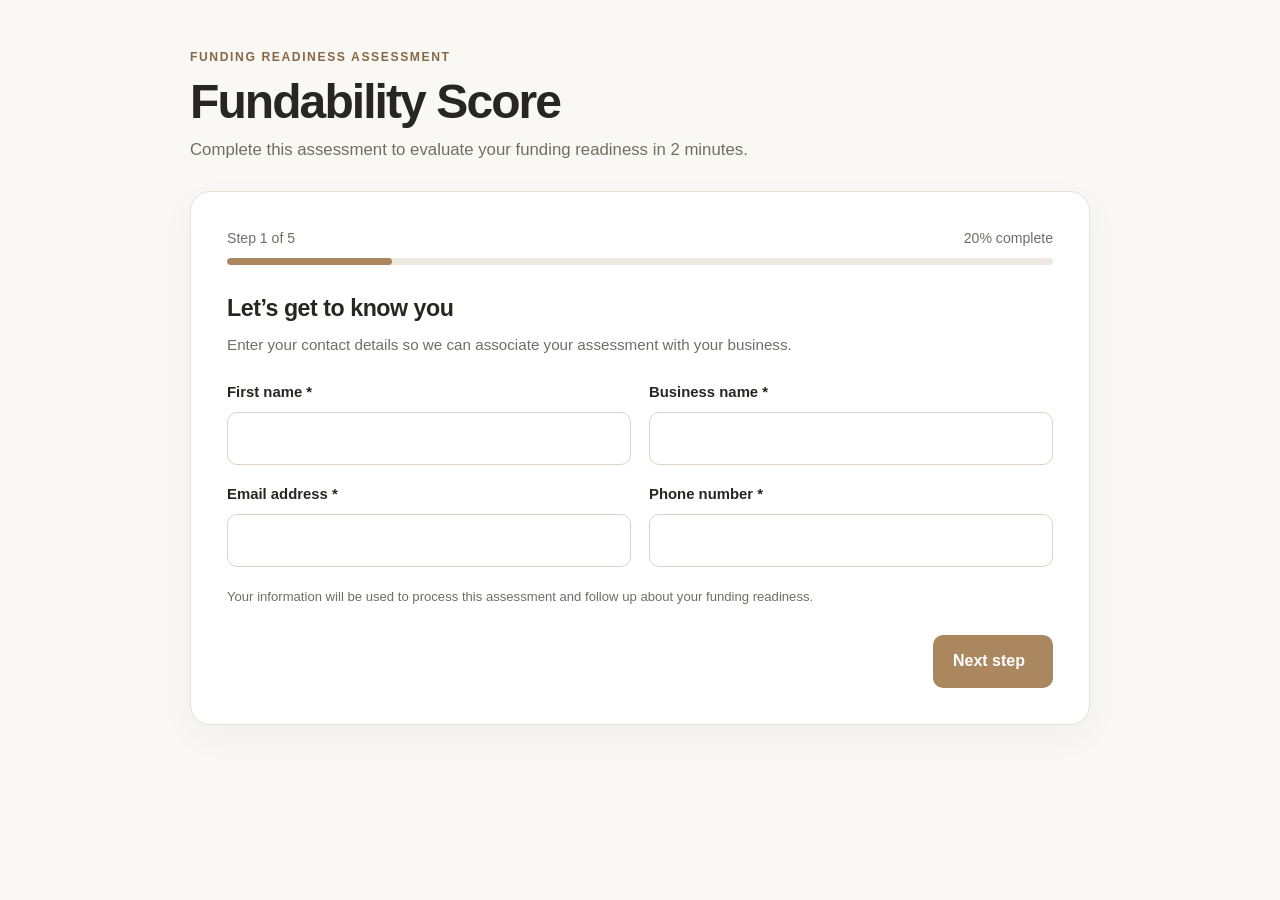
<file: score.html>
<!DOCTYPE html>
<html lang="en">
<head>
<meta charset="UTF-8">
<meta name="viewport" content="width=device-width, initial-scale=1.0">
<title>Fundability Score | Funding Readiness Assessment</title>
<style>
  :root {
    --brand: #ab875f;
    --brand-dark: #876744;
    --brand-light: #f4eee7;
    --ink: #282622;
    --muted: #716d66;
    --line: #e7e0d8;
    --surface: #ffffff;
    --page: #faf8f5;
    --success: #52745d;
    --warning: #a66c2e;
    --danger: #a44d43;
  }
  * { box-sizing: border-box; }
  body {
    margin: 0;
    background: var(--page);
    color: var(--ink);
    font-family: Inter, -apple-system, BlinkMacSystemFont, "Segoe UI", sans-serif;
    line-height: 1.55;
  }
  .page { width: min(900px, calc(100% - 32px)); margin: 0 auto; padding: 48px 0 64px; }
  .eyebrow { color: var(--brand-dark); text-transform: uppercase; letter-spacing: .13em; font-size: .76rem; font-weight: 800; }
  h1 { margin: 8px 0 8px; font-size: clamp(2rem, 5vw, 3rem); line-height: 1.12; letter-spacing: -.04em; }
  .subtitle { color: var(--muted); font-size: 1.05rem; margin: 0; max-width: 640px; }
  .intro { margin-bottom: 28px; }
  .panel { background: var(--surface); border: 1px solid var(--line); border-radius: 20px; padding: clamp(20px, 4vw, 36px); box-shadow: 0 12px 34px rgba(53, 42, 28, .045); }
  .progress-wrap { margin-bottom: 26px; }
  .progress-meta { display: flex; justify-content: space-between; gap: 12px; color: var(--muted); font-size: .88rem; margin-bottom: 9px; }
  .progress-track { height: 7px; border-radius: 99px; background: #eee8e1; overflow: hidden; }
  .progress-fill { height: 100%; width: 20%; border-radius: inherit; background: var(--brand); transition: width .35s ease; }
  .step { display: none; animation: fadeIn .28s ease; }
  .step.active { display: block; }
  @keyframes fadeIn { from { opacity: 0; transform: translateY(5px); } to { opacity: 1; transform: translateY(0); } }
  h2 { font-size: 1.45rem; margin: 0 0 6px; letter-spacing: -.02em; }
  .section-help { color: var(--muted); margin: 0 0 24px; font-size: .95rem; }
  .field-grid { display: grid; grid-template-columns: repeat(2, minmax(0, 1fr)); gap: 18px; }
  .field { min-width: 0; }
  label, .question-title { display: block; font-weight: 700; font-size: .93rem; margin-bottom: 8px; }
  input[type="text"], input[type="email"], input[type="tel"], select {
    width: 100%; border: 1px solid #dcd4ca; background: #fff; border-radius: 10px;
    padding: 13px 14px; font: inherit; color: var(--ink); outline: none;
    transition: border-color .2s, box-shadow .2s;
  }
  input:focus, select:focus { border-color: var(--brand); box-shadow: 0 0 0 3px rgba(171,135,95,.16); }
  .question { padding: 18px 0; border-bottom: 1px solid var(--line); }
  .question:first-of-type { padding-top: 0; }
  .question:last-child { border-bottom: 0; padding-bottom: 0; }
  .question-title { margin-bottom: 12px; }
  .options { display: grid; gap: 9px; }
  .option {
    display: flex; align-items: flex-start; gap: 11px; border: 1px solid var(--line);
    border-radius: 11px; padding: 12px 13px; cursor: pointer; font-weight: 500;
    transition: border-color .15s, background .15s;
  }
  .option:hover { border-color: var(--brand); background: #fdfbf9; }
  .option:has(input:checked) { border-color: var(--brand); background: var(--brand-light); }
  .option input { margin-top: 4px; accent-color: var(--brand-dark); flex: 0 0 auto; }
  .option span { display: block; }
  .option small { display: block; color: var(--muted); font-size: .84rem; margin-top: 2px; }
  .nav { display: flex; justify-content: space-between; gap: 12px; margin-top: 28px; }
  button, .action-link {
    appearance: none; border: 0; border-radius: 10px; padding: 13px 20px;
    background: var(--brand); color: #fff; font: inherit; font-weight: 750;
    cursor: pointer; text-decoration: none; display: inline-flex; justify-content: center;
    align-items: center; gap: 8px; transition: background .2s, transform .2s;
  }
  button:hover, .action-link:hover { background: var(--brand-dark); transform: translateY(-1px); }
  button:focus-visible, .action-link:focus-visible { outline: 3px solid rgba(171,135,95,.35); outline-offset: 3px; }
  .btn-secondary { background: #fff; color: var(--ink); border: 1px solid var(--line); }
  .btn-secondary:hover { background: #f7f3ef; }
  .error { display: none; color: var(--danger); font-size: .88rem; margin-top: 14px; }
  .privacy-note { color: var(--muted); font-size: .82rem; margin-top: 20px; }
  .results { display: none; }
  .results.show { display: block; animation: fadeIn .4s ease; }
  .result-header { text-align: center; padding-bottom: 26px; border-bottom: 1px solid var(--line); }
  .result-header h2 { margin-top: 10px; }
  .result-header p { color: var(--muted); margin: 6px auto 0; max-width: 540px; }
  .score-ring {
    --score-angle: 0deg;
    width: 190px; height: 190px; border-radius: 50%; margin: 4px auto 18px;
    display: grid; place-items: center; position: relative;
    background: conic-gradient(var(--brand) var(--score-angle), #eee8e1 var(--score-angle));
    transition: background 1.1s ease;
  }
  .score-ring::before { content: ""; position: absolute; inset: 12px; background: white; border-radius: 50%; }
  .score-content { position: relative; display: flex; align-items: baseline; gap: 5px; }
  .score-number { font-size: 3.6rem; line-height: 1; font-weight: 850; letter-spacing: -.06em; }
  .score-outof { color: var(--muted); font-size: 1rem; font-weight: 700; }
  .rating-pill { display: inline-flex; padding: 6px 12px; border-radius: 99px; background: var(--brand-light); color: var(--brand-dark); font-size: .83rem; font-weight: 800; }
  .result-section { padding: 25px 0; border-bottom: 1px solid var(--line); }
  .result-section h3 { margin: 0 0 7px; font-size: 1.15rem; }
  .result-section > p { margin: 0; color: var(--muted); }
  .breakdown { display: grid; gap: 17px; margin-top: 18px; }
  .breakdown-row { display: grid; gap: 7px; }
  .breakdown-meta { display: flex; justify-content: space-between; gap: 12px; font-size: .92rem; }
  .breakdown-meta strong { font-weight: 750; }
  .mini-track { height: 8px; background: #eee8e1; border-radius: 99px; overflow: hidden; }
  .mini-fill { height: 100%; width: 0; border-radius: inherit; background: var(--brand); transition: width .8s ease; }
  .next-step { margin-top: 25px; padding: 23px; border-radius: 15px; background: var(--brand-light); }
  .next-step h3 { margin: 0 0 7px; }
  .next-step p { margin: 0 0 17px; color: #5f574e; }
  .next-step .action-link { background: var(--brand-dark); }
  .result-actions { display: flex; justify-content: center; margin-top: 25px; }
  .footnote { margin-top: 22px; color: var(--muted); font-size: .82rem; text-align: center; }
  .submit-status { display: none; margin-top: 14px; padding: 12px 14px; border-radius: 10px; background: #f4eee7; color: #5e4a35; font-size: .9rem; }
  @media (max-width: 600px) {
    .page { width: min(100% - 22px, 900px); padding-top: 30px; }
    .field-grid { grid-template-columns: 1fr; gap: 14px; }
    .nav button { flex: 1; padding: 12px 14px; }
    .score-ring { width: 170px; height: 170px; }
    .score-number { font-size: 3.2rem; }
  }
  @media (prefers-reduced-motion: reduce) {
    *, *::before, *::after { animation-duration: .01ms !important; transition-duration: .01ms !important; scroll-behavior: auto !important; }
  }
</style>
</head>
<body>
<main class="page">
  <header class="intro">
    <div class="eyebrow">Funding readiness assessment</div>
    <h1>Fundability Score</h1>
    <p class="subtitle">Complete this assessment to evaluate your funding readiness in 2 minutes.</p>
  </header>

  <section class="panel" id="assessmentPanel" aria-label="Fundability assessment">
    <div class="progress-wrap">
      <div class="progress-meta"><span id="stepLabel">Step 1 of 5</span><span id="progressPercent">20% complete</span></div>
      <div class="progress-track" role="progressbar" aria-label="Assessment progress" aria-valuemin="0" aria-valuemax="100" aria-valuenow="20" id="progressBar">
        <div class="progress-fill" id="progressFill"></div>
      </div>
    </div>

    <form id="fundabilityForm">
      <!-- Step 1: personal and business details; no points awarded -->
      <section class="step active" data-step="0">
        <h2>Let’s get to know you</h2>
        <p class="section-help">Enter your contact details so we can associate your assessment with your business.</p>
        <div class="field-grid">
          <div class="field">
            <label for="firstName">First name *</label>
            <input id="firstName" name="First name" type="text" autocomplete="given-name" required>
          </div>
          <div class="field">
            <label for="businessName">Business name *</label>
            <input id="businessName" name="Business name" type="text" autocomplete="organization" required>
          </div>
          <div class="field">
            <label for="email">Email address *</label>
            <input id="email" name="Email address" type="email" autocomplete="email" required>
          </div>
          <div class="field">
            <label for="phone">Phone number *</label>
            <input id="phone" name="Phone number" type="tel" autocomplete="tel" required>
          </div>
        </div>
        <p class="privacy-note">Your information will be used to process this assessment and follow up about your funding readiness.</p>
      </section>

      <!-- Step 2: operational history, 25 points -->
      <section class="step" data-step="1">
        <h2>Operational history</h2>
        <p class="section-help">Maximum score: 25 points. </p>
        <div class="question" data-question="operatingAge" data-points="10">
          <div class="question-title">1. How long has your business been operating? *</div>
          <div class="options">
            <label class="option"><input type="radio" name="operatingAge" value="0" required><span>Not yet trading</span></label>
            <label class="option"><input type="radio" name="operatingAge" value="5"><span>1–2 years</span></label>
            <label class="option"><input type="radio" name="operatingAge" value="8"><span>2+ years</span></label>
          </div>
        </div>
        <div class="question" data-question="customers" data-points="8">
          <div class="question-title">2. Does your business have active customers or clients? *</div>
          <div class="options">
            <label class="option"><input type="radio" name="customers" value="0" required><span>No customers yet</span></label>
            <label class="option"><input type="radio" name="customers" value="5"><span>Occasional or once-off customers</span></label>
            <label class="option"><input type="radio" name="customers" value="8"><span>Regular customers</span></label>
        </div>
        <div class="question" data-question="records" data-points="7">
          <div class="question-title">3. When was your business registered with CIPC? *</div>
          <div class="options">
            <label class="option"><input type="radio" name="records" value="0" required><span>Not registered yet</span></label>
            <label class="option"><input type="radio" name="records" value="5"><span>Within 12 months</span></label>
            <label class="option"><input type="radio" name="records" value="9"><span>More than a year ago</span></label>
          </div>
        </div>
      </section>

      <!-- Step 3: financial health, 25 points -->
      <section class="step" data-step="2">
        <h2>Financial health</h2>
        <p class="section-help">Maximum score: 25 points.</p>
        <div class="question" data-question="financialRecords" data-points="9">
          <div class="question-title">1. How would you describe your revenue performance? *</div>
          <div class="options">
            <label class="option"><input type="radio" name="financialRecords" value="0" required><span>No revenue</span></label>
            <label class="option"><input type="radio" name="financialRecords" value="5"><span>Inconsistent or irregular</span></label>
            <label class="option"><input type="radio" name="financialRecords" value="9"><span>Stable and growing</span></label>
          </div>
        </div>
        <div class="question" data-question="cashFlow" data-points="8">
          <div class="question-title">2. Is your business currently profitable? *</div>
          <div class="options">
            <label class="option"><input type="radio" name="cashFlow" value="0" required><span>Consistent losses</span></label>
            <label class="option"><input type="radio" name="cashFlow" value="5"><span>Break-even</span></label>
            <label class="option"><input type="radio" name="cashFlow" value="8"><span>Profitable</span></label>
          </div>
        </div>
        <div class="question" data-question="fundingPlan" data-points="8">
          <div class="question-title">3. Which financial records do you maintain? *</div>
          <div class="options">
            <label class="option"><input type="radio" name="fundingPlan" value="0" required><span>No financial records</span></label>
            <label class="option"><input type="radio" name="fundingPlan" value="5"><span>Basic bookkeeping</span></label>
            <label class="option"><input type="radio" name="fundingPlan" value="8"><span>Full financial statements and reporting</span></label>
          </div>
        </div>
      </section>

      <!-- Step 4: business credibility, 25 points -->
      <section class="step" data-step="3">
        <h2>Business credibility</h2>
        <p class="section-help">Maximum score: 25 points. </p>
        <div class="question" data-question="registration" data-points="9">
          <div class="question-title">1. Is your business formally registered, where required? *</div>
          <div class="options">
            <label class="option"><input type="radio" name="registration" value="0" required><span>Not registered</span></label>
            <label class="option"><input type="radio" name="registration" value="5"><span>Registered, but records need updating</span></label>
            <label class="option"><input type="radio" name="registration" value="8"><span>Registered and company details are up to date</span></label>
          </div>
        </div>
        <div class="question" data-question="tax" data-points="8">
          <div class="question-title">2. What is your tax and statutory compliance status? *</div>
          <div class="options">
            <label class="option"><input type="radio" name="tax" value="0" required><span>Unsure or not in order</span></label>
            <label class="option"><input type="radio" name="tax" value="5"><span>Some requirements are outstanding</span></label>
            <label class="option"><input type="radio" name="tax" value="8"><span>Relevant tax and statutory obligations are up to date</span></label>
          </div>
        </div>
        <div class="question" data-question="documents" data-points="8">
          <div class="question-title">3. Are your key business documents organised? *</div>
          <div class="options">
            <label class="option"><input type="radio" name="documents" value="0" required><span>Most documents are missing</span></label>
            <label class="option"><input type="radio" name="documents" value="5"><span>I have a few key documents</span></label>
            <label class="option"><input type="radio" name="documents" value="9"><span>Documents are organised and readily available</span></label>
          </div>
        </div>
      </section>

      <!-- Step 5: management, 25 points -->
      <section class="step" data-step="4">
        <h2>Management</h2>
        <p class="section-help">Maximum score: 25 points.</p>
        <div class="question" data-question="businessPlan" data-points="9">
          <div class="question-title">1. Does your business have a business plan or clear growth strategy? *</div>
          <div class="options">
            <label class="option"><input type="radio" name="businessPlan" value="0" required><span>No documented plan yet</span></label>
            <label class="option"><input type="radio" name="businessPlan" value="5"><span>Informal goals or notes</span></label>
            <label class="option"><input type="radio" name="businessPlan" value="8"><span>A current plan with measurable targets</span></label>
          </div>
        </div>
        <div class="question" data-question="team" data-points="8">
          <div class="question-title">2. How much industry experience does the management team have? *</div>
          <div class="options">
            <label class="option"><input type="radio" name="team" value="0" required><span>No industry experience</span></label>
            <label class="option"><input type="radio" name="team" value="5"><span>1-3 years</span></label>
            <label class="option"><input type="radio" name="team" value="9"><span>More than 3 years</span></label>
          </div>
        </div>
        <div class="question" data-question="governance" data-points="8">
          <div class="question-title">3. Does the business have management systems in place? *</div>
          <div class="options">
            <label class="option"><input type="radio" name="governance" value="0" required><span>No systems</span></label>
            <label class="option"><input type="radio" name="governance" value="5"><span>Informal systems</span></label>
            <label class="option"><input type="radio" name="governance" value="8"><span>Well established systems & controls</span></label>
          </div>
        </div>
      </section>

      <div class="error" id="formError" role="alert">Please complete all required fields in this section before continuing.</div>
      <div class="nav">
        <button type="button" class="btn-secondary" id="backBtn" style="visibility:hidden">Back</button>
        <button type="button" id="nextBtn">Next step <span aria-hidden="true"></span></button>
        <button type="submit" id="submitBtn" style="display:none">Calculate my score <span aria-hidden="true">→</span></button>
      </div>
    </form>
    <div class="submit-status" id="submitStatus" role="status"></div>
  </section>

  <section class="panel results" id="resultsPanel" aria-live="polite">
    <div class="result-header">
      <div class="eyebrow">Your assessment result</div>
      <div class="score-ring" id="scoreRing" role="img" aria-label="Your fundability score">
        <div class="score-content"><span class="score-number" id="scoreNumber">0</span><span class="score-outof">/100</span></div>
      </div>
      <span class="rating-pill" id="ratingPill">Assessment complete</span>
      <h2 id="ratingTitle">Your fundability score</h2>
      <p id="ratingDescription"></p>
    </div>

    <div class="result-section">
      <h3>Score breakdown</h3>
      <p>See how your business performed across the four assessment categories.</p>
      <div class="breakdown" id="breakdown"></div>
    </div>

    <div class="next-step">
      <h3 id="recommendationTitle">Your recommended next step</h3>
      <p id="recommendationText"></p>
      <a class="action-link" id="recommendationButton" href="#" target="_blank" rel="noopener">Continue <span aria-hidden="true">→</span></a>
    </div>

    <div class="result-actions"><button type="button" class="btn-secondary" id="retakeBtn">Retake assessment</button></div>
    <p class="footnote">This is an initial self-assessment, not a guarantee of funding or a lender's credit decision. Funding criteria vary by funder.</p>
  </section>
</main>

<script>
(() => {
  "use strict";

  /*
   * IMPORTANT: Replace these example URLs with your live destination pages.
   * FormSubmit sends the assessment data to the email configured below.
   */
  const FORM_SUBMIT_EMAIL = "fundingengine.sa@gmail.com";
  const PROGRAM_URL = "https://fundingengine.co.za/programme.html";
  const AUDIT_URL = "https://fundingengine.co.za/apply.html";
  const APPLY_URL = "https://fundingengine.co.za/apply.html";

  const form = document.getElementById("fundabilityForm");
  const steps = Array.from(document.querySelectorAll(".step"));
  const nextBtn = document.getElementById("nextBtn");
  const backBtn = document.getElementById("backBtn");
  const submitBtn = document.getElementById("submitBtn");
  const formError = document.getElementById("formError");
  const assessmentPanel = document.getElementById("assessmentPanel");
  const resultsPanel = document.getElementById("resultsPanel");
  const progressFill = document.getElementById("progressFill");
  const progressBar = document.getElementById("progressBar");
  const stepLabel = document.getElementById("stepLabel");
  const progressPercent = document.getElementById("progressPercent");
  const submitStatus = document.getElementById("submitStatus");
  let currentStep = 0;

  const categories = [
    { key: "operational", label: "Operational history", names: ["operatingAge", "customers", "records"], max: 25 },
    { key: "financial", label: "Financial health", names: ["financialRecords", "cashFlow", "fundingPlan"], max: 25 },
    { key: "credibility", label: "Business credibility", names: ["registration", "tax", "documents"], max: 25 },
    { key: "management", label: "Management", names: ["businessPlan", "team", "governance"], max: 25 }
  ];

  function showStep(index) {
    currentStep = index;
    steps.forEach((step, i) => step.classList.toggle("active", i === index));
    const pct = ((index + 1) / steps.length) * 100;
    progressFill.style.width = pct + "%";
    progressBar.setAttribute("aria-valuenow", String(pct));
    stepLabel.textContent = `Step ${index + 1} of ${steps.length}`;
    progressPercent.textContent = `${Math.round(pct)}% complete`;
    backBtn.style.visibility = index === 0 ? "hidden" : "visible";
    nextBtn.style.display = index === steps.length - 1 ? "none" : "inline-flex";
    submitBtn.style.display = index === steps.length - 1 ? "inline-flex" : "none";
    formError.style.display = "none";
    window.scrollTo({ top: 0, behavior: "smooth" });
  }

  function validateCurrentStep() {
    const activeStep = steps[currentStep];
    const required = Array.from(activeStep.querySelectorAll("[required]"));
    for (const field of required) {
      if (field.type === "radio") {
        const group = activeStep.querySelectorAll(`input[name="${CSS.escape(field.name)}"]`);
        if (![...group].some(input => input.checked)) {
          formError.style.display = "block";
          group[0]?.focus();
          return false;
        }
      } else if (!field.checkValidity()) {
        field.reportValidity();
        return false;
      }
    }
    formError.style.display = "none";
    return true;
  }

  nextBtn.addEventListener("click", () => {
    if (!validateCurrentStep()) return;
    showStep(Math.min(currentStep + 1, steps.length - 1));
  });
  backBtn.addEventListener("click", () => showStep(Math.max(currentStep - 1, 0)));

  function readScore(name) {
    const selected = form.querySelector(`input[name="${CSS.escape(name)}"]:checked`);
    return selected ? Number(selected.value) : 0;
  }

  function getResults() {
    const breakdown = categories.map(category => ({
      ...category,
      score: category.names.reduce((sum, name) => sum + readScore(name), 0)
    }));
    const total = breakdown.reduce((sum, category) => sum + category.score, 0);
    return { breakdown, total };
  }

  function getRating(score) {
    if (score < 45) return {
      pill: "Building readiness",
      title: "Your business needs preparation",
      description: "Your answers suggest that several funding-readiness foundations may need attention before you approach funders. Strengthening your records, compliance and planning can help you prepare.",
      actionTitle: "Recommended next step: Funding Readiness Programme",
      actionText: "Enrol in the funding readiness programme for structured support to identify gaps, strengthen your business documentation and prepare for funding opportunities.",
      actionLabel: "Enrol in the programme",
      url: PROGRAM_URL
    };
    if (score <= 55) return {
      pill: "Developing readiness",
      title: "You’re making progress",
      description: "Your business shows some funding-readiness foundations, but there may be important gaps to address. A more detailed review can help you understand what to prioritise.",
      actionTitle: "Recommended next step: Fundability Audit Report",
      actionText: "Request a fundability audit report to get a more detailed assessment of your strengths, gaps and practical actions to improve your funding readiness.",
      actionLabel: "Request an audit report",
      url: APPLY_URL
    };
    return {
      pill: "Stronger readiness",
      title: "You may be ready to explore funding",
      description: "Your answers indicate a stronger set of funding-readiness foundations. Check the specific eligibility criteria and documentation requirements of each funder before applying.",
      actionTitle: "Recommended next step: Apply for funding",
      actionText: "Explore funding opportunities that fit your business stage, sector and funding needs. Ensure your supporting documents are current before submitting an application.",
      actionLabel: "Apply for funding",
      url: APPLY_URL
    };
  }

  function renderBreakdown(items) {
    const container = document.getElementById("breakdown");
    container.replaceChildren();
    items.forEach(item => {
      const row = document.createElement("div");
      row.className = "breakdown-row";
      const meta = document.createElement("div");
      meta.className = "breakdown-meta";
      const label = document.createElement("strong");
      label.textContent = item.label;
      const score = document.createElement("span");
      score.textContent = `${item.score} / ${item.max}`;
      meta.append(label, score);
      const track = document.createElement("div");
      track.className = "mini-track";
      track.setAttribute("role", "progressbar");
      track.setAttribute("aria-label", item.label);
      track.setAttribute("aria-valuemin", "0");
      track.setAttribute("aria-valuemax", String(item.max));
      track.setAttribute("aria-valuenow", String(item.score));
      const fill = document.createElement("div");
      fill.className = "mini-fill";
      track.append(fill);
      row.append(meta, track);
      container.append(row);
      requestAnimationFrame(() => { fill.style.width = `${(item.score / item.max) * 100}%`; });
    });
  }

  function animateScore(score) {
    const number = document.getElementById("scoreNumber");
    const ring = document.getElementById("scoreRing");
    const reduceMotion = window.matchMedia("(prefers-reduced-motion: reduce)").matches;
    ring.style.setProperty("--score-angle", "0deg");
    if (reduceMotion) {
      number.textContent = String(score);
      ring.style.setProperty("--score-angle", `${score * 3.6}deg`);
      return;
    }
    const duration = 1100;
    const start = performance.now();
    function frame(now) {
      const progress = Math.min((now - start) / duration, 1);
      const eased = 1 - Math.pow(1 - progress, 3);
      number.textContent = String(Math.round(score * eased));
      ring.style.setProperty("--score-angle", `${score * 3.6 * eased}deg`);
      if (progress < 1) requestAnimationFrame(frame);
    }
    requestAnimationFrame(frame);
  }

  async function sendToFormSubmit(formData) {
    const endpoint = `https://formsubmit.co/ajax/${encodeURIComponent(FORM_SUBMIT_EMAIL)}`;
    formData.append("_subject", "New Fundability Score Assessment");
    formData.append("_template", "table");
    formData.append("_captcha", "false");
    const response = await fetch(endpoint, {
      method: "POST",
      headers: { "Accept": "application/json" },
      body: formData
    });
    if (!response.ok) throw new Error("Form submission failed");
    const result = await response.json();
    if (result.success === "false" || result.success === false) throw new Error("FormSubmit did not confirm delivery");
    return result;
  }

  form.addEventListener("submit", async event => {
    event.preventDefault();
    if (!validateCurrentStep()) return;

    const { breakdown, total } = getResults();
    const rating = getRating(total);
    const data = new FormData(form);
    data.append("Fundability score", `${total}/100`);
    data.append("Score rating", rating.pill);
    breakdown.forEach(item => data.append(`${item.label} score`, `${item.score}/${item.max}`));
    data.append("Assessment date", new Date().toLocaleString());

    submitBtn.disabled = true;
    submitBtn.textContent = "Submitting assessment…";
    submitStatus.style.display = "block";
    submitStatus.textContent = "Calculating your result and sending your assessment details…";

    try {
      await sendToFormSubmit(data);
      submitStatus.textContent = "Your assessment has been submitted successfully.";
    } catch (error) {
      console.error(error);
      submitStatus.textContent = "Your score is ready, but we could not confirm the email submission. Please check your FormSubmit setup or try submitting again.";
    } finally {
      submitBtn.disabled = false;
      submitBtn.innerHTML = 'Calculate my score <span aria-hidden="true">→</span>';
    }

    document.getElementById("ratingPill").textContent = rating.pill;
    document.getElementById("ratingTitle").textContent = rating.title;
    document.getElementById("ratingDescription").textContent = rating.description;
    document.getElementById("recommendationTitle").textContent = rating.actionTitle;
    document.getElementById("recommendationText").textContent = rating.actionText;
    const action = document.getElementById("recommendationButton");
    action.textContent = rating.actionLabel + " →";
    action.href = rating.url;

    renderBreakdown(breakdown);
    assessmentPanel.style.display = "none";
    resultsPanel.classList.add("show");
    animateScore(total);
    window.scrollTo({ top: 0, behavior: "smooth" });
  });

  document.getElementById("retakeBtn").addEventListener("click", () => {
    form.reset();
    resultsPanel.classList.remove("show");
    assessmentPanel.style.display = "block";
    submitStatus.style.display = "none";
    showStep(0);
  });

  showStep(0);
})();
</script>
</body>
</html>
</file>
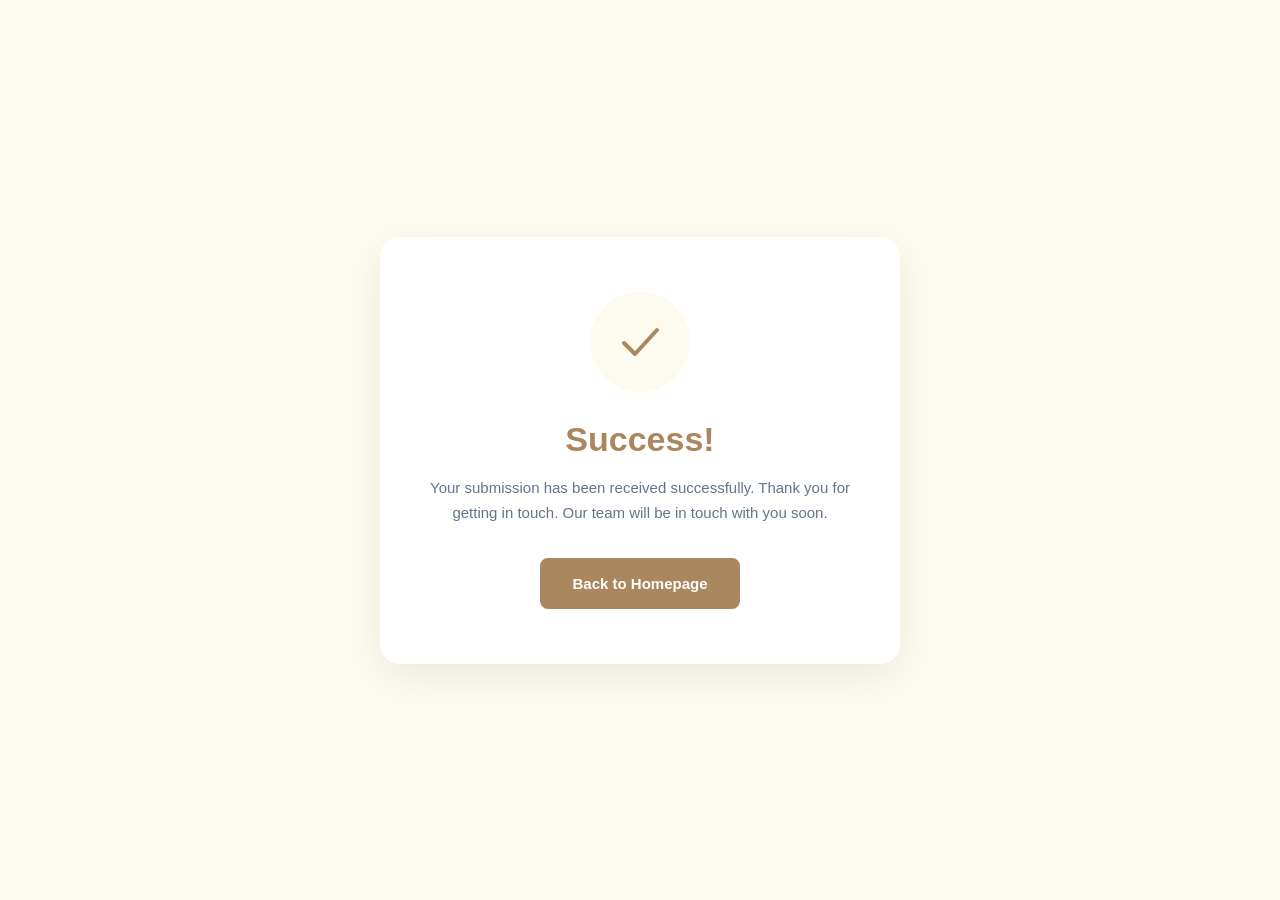
<file: success.html>
<!DOCTYPE html>
<html lang="en">
<head>
  <meta charset="UTF-8">
  <meta name="viewport" content="width=device-width, initial-scale=1.0">
  <title>Funding Engine | Submission Successful</title>

   <link rel="icon" type="image/png" href="./img/Funding_Engine_Favicon-removebg-preview.png">

  <style>
    * {
      margin: 0;
      padding: 0;
      box-sizing: border-box;
    }

    body {
      font-family: Arial, Helvetica, sans-serif;
      min-height: 100vh;
      display: flex;
      align-items: center;
      justify-content: center;
      background: #fdfaf0;
      color: #ab875f;
      padding: 20px;
    }

    .success-container {
      background: #ffffff;
      width: 100%;
      max-width: 520px;
      padding: 55px 35px;
      border-radius: 20px;
      text-align: center;
      box-shadow: 0 12px 40px rgba(0, 0, 0, 0.07);
      animation: fadeIn 0.7s ease-out;
    }

    .checkmark-circle {
      width: 100px;
      height: 100px;
      margin: 0 auto 28px;
      border-radius: 50%;
      background: #fdfaf0;
      display: flex;
      align-items: center;
      justify-content: center;
      animation: popIn 0.6s ease-out;
    }

    .checkmark {
      width: 52px;
      height: 52px;
      stroke: #ab875f;
      stroke-width: 4;
      stroke-linecap: round;
      stroke-linejoin: round;
      fill: none;
    }

    .checkmark-path {
      stroke-dasharray: 50;
      stroke-dashoffset: 50;
      animation: drawTick 0.6s ease-out 0.4s forwards;
    }

    h1 {
      font-size: 34px;
      margin-bottom: 16px;
      color: #ab875f;
      font-weight: 700;
    }

    .message {
      font-size: 15px;
      line-height: 1.7;
      color: #64748b;
      margin-bottom: 32px;
    }

    .home-button {
      display: inline-block;
      padding: 15px 30px;
      background: #ab875f;
      color: #ffffff;
      text-decoration: none;
      font-size: 15px;
      font-weight: 600;
      border: 2px solid #ab875f;
      border-radius: 8px;
      transition: background 0.25s ease,
                  transform 0.25s ease,
                  box-shadow 0.25s ease;
    }

    .home-button:hover {
      background: #ffffff;
      color: #ab875f;
      transform: translateY(-2px);
      box-shadow: 0 6px 16px rgba(21, 128, 61, 0.2);
    }

    .home-button:focus-visible {
      outline: 3px solid #86efac;
      outline-offset: 4px;
    }

    @keyframes drawTick {
      to {
        stroke-dashoffset: 0;
      }
    }

    @keyframes popIn {
      0% {
        transform: scale(0.3);
        opacity: 0;
      }
      70% {
        transform: scale(1.12);
        opacity: 1;
      }
      100% {
        transform: scale(1);
      }
    }

    @keyframes fadeIn {
      from {
        opacity: 0;
        transform: translateY(15px);
      }
      to {
        opacity: 1;
        transform: translateY(0);
      }
    }

    @media (max-width: 480px) {
      .success-container {
        padding: 40px 24px;
      }

      h1 {
        font-size: 29px;
      }

      .message {
        font-size: 16px;
      }

      .home-button {
        width: 100%;
      }
    }

    @media (prefers-reduced-motion: reduce) {
      *, *::before, *::after {
        animation-duration: 0.01ms !important;
        animation-iteration-count: 1 !important;
        transition-duration: 0.01ms !important;
      }

      .checkmark-path {
        stroke-dashoffset: 0;
      }
    }
  </style>
</head>

<body>

  <main class="success-container">

    <div class="checkmark-circle" role="img"
         aria-label="Success">
      <svg class="checkmark" viewBox="0 0 52 52"
           aria-hidden="true">
        <path class="checkmark-path"
              d="M10 27 L21 38 L43 14" />
      </svg>
    </div>

    <h1>Success!</h1>

    <p class="message">
      Your submission has been received successfully.
      Thank you for getting in touch. Our team will be
      in touch with you soon.
    </p>

    <a href="https://www.fundingengine.co.za/"
       class="home-button">
      Back to Homepage
    </a>

  </main>

</body>
</html>
</file>
<file: css/style.css>
:root {
      --primary: #AB875F;
      --light: #f8fafc;
      --white: #ffffff;
      --shadow: 0 20px 50px rgba(15, 23, 42, 0.08);
      --radius: 15px;
      --max-width: 1180px;
    }

    * {
      margin: 0;
      padding: 0;
      box-sizing: border-box;
    }

    html {
      scroll-behavior: smooth;
    }

    body {
      font-family: Arial, Helvetica, sans-serif;
      color: var(--text);
      background: var(--white);
      line-height: 1.6;
    }

    a {
      color: inherit;
      text-decoration: none;
    }

    img {
      max-width: 100%;
      display: block;
    }

    .container {
      width: min(92%, var(--max-width));
      margin: 0 auto;
    }

    /* =========================
       HEADER
    ========================= */

    header {
      background: var(--white);
      border-bottom: 1px solid #b5baba;
      position: sticky;
      top: 0;
      z-index: 1000;
    }

    .navbar {
      min-height: 78px;
      display: flex;
      align-items: center;
      justify-content: space-between;
      gap: 30px;
    }

    .logo {
      display: block;
      align-items: center;
      flex-shrink: 0;
      gap: 10px;
      font-size: 1.4rem;
      font-weight: 800;
      color: var(--primary);
    }


    .logo img {
      width: 200px;
      height: 70px;
      display: block;
    }

    .nav-links {
      display: flex;
      align-items: center;
      gap: 32px;
      list-style: none;
    }

    .nav-links a {
      font-weight: 600;
      font-size: 0.95rem;
      color: var(--dark);
      transition: color 0.2s ease;
    }

    .nav-links a:hover {
      color: #ab875f;
    }

    .nav-links .button {
      color: #ffffff;
    }

    .btn {
      display: inline-flex;
      align-items: center;
      justify-content: center;
      padding: 14px 25px;
      border-radius: 999px;
      border: none;
      cursor: pointer;
      font-weight: 700;
      font-size: 0.95rem;
      color:#ffffff;
      transition: all 0.25s ease;
    }

    .btn-primary {
      background: #AB875F;
      border: 2px solid #AB875F;
     color: #ffffff;
    }

    .btn-primary:hover {
      background: var(--primary-dark);
      color:#AB875F;
      transform: translateY(-2px);
      box-shadow: 0 10px 25px rgba(20, 83, 45, 0.2);
    }

    .btn-outline {
      border: 2px solid var(--primary);
      color: var(--primary);
      background: transparent;
    }

    .btn-outline:hover {
      background: var(--primary);
      color: var(--white);
    }

    .mobile-menu {
      display: none;
      background: none;
      border: none;
      margin-left: auto;
      font-size: 1.8rem;
      color: var(--dark);
      cursor: pointer;
    }

    /* =========================
       HERO
    ========================= */

    .hero {
      background: #ffffff;
      padding: 90px 0 70px;
      overflow: hidden;
    }

    .hero-grid {
      display: grid;
      grid-template-columns: 1fr 1fr;
      align-items: center;
      gap: 70px;
    }

    .hero-content {
      max-width: 650px;
    }

    .hero h1 {
      color: var(--dark);
      font-size: clamp(2rem, 6vw, 5rem);
      line-height: 1.02;
      letter-spacing: -0.04em;
      margin-top: 25px;
      margin-bottom: 25px;
    }

    .hero span{
        color: #ab875f;
    }

    .hero p {
      color: #666666;
      font-size: 15px;
      max-width: 580px;
      margin-bottom: 32px;
      margin-right: 20px;
    }

    .hero-buttons {
      display: flex;
      gap: 14px;
      flex-wrap: wrap;
    }

    .btn-hero {
      width: 40%;
      background: #AB875F;
      border: 2px solid #AB875F;
      color: #ffffff;
    }

    .btn-hero:hover {
      background: #ffffff;
      color: #AB875F;
      transform: translateY(-2px);
    }

    .btn-hero-how{
      width: 40%;
      background: #ffffff;
      border: 2px solid #AB875F;
      color: #AB875F;
    }

    .btn-hero-how:hover {
      background: #AB875F;
      color: #ffffff;
      transform: translateY(-2px);
    }

    .hero-image {
      position: relative;
    }

    .hero-image img {
      width: 100%;
      border-radius: 28px;
      object-fit: cover;
      min-height: 420px;
    }


/* Tablet */
@media (max-width: 768px) {

    .benefits-list li {
        font-size: 15px;
    }
}

/* Mobile */
@media (max-width: 480px) {


    .benefits-list li {
        font-size: 15px;
        gap: 11px;
        margin-bottom: 14px;
    }

    .check-icon {
        width: 22px;
        height: 22px;
        min-width: 22px;
        font-size: 12px;
    }
}


    /* =========================
       SECTION HEADINGS
    ========================= */

    .section {
      padding: 100px 0;
    }

    .section-header {
      text-align: center;
      max-width: 700px;
      margin: 0 auto 55px;
    }

    .section-header h2 {
      color: var(--dark);
      font-size: clamp(2rem, 4vw, 3.2rem);
      line-height: 1.1;
      margin-bottom: 16px;
    }

    .section-header span {
      color: #AB875F;
    }

    

    /* =========================
       SERVICES
    ========================= */

    .fe-services {
  --fe-gold: #ab875f;
  --fe-dark: #24231f;
  --fe-muted: #74716c;
  --fe-cream: #f8f6f2;
  --fe-border: #eae5de;
  padding: 85px 22px;
  background: #fdfaf0;
  color: var(--fe-dark);
  font-family: Arial, Helvetica, sans-serif;
}

.fe-services * {
  box-sizing: border-box;
}

.fe-service-container {
  width: 100%;
  max-width: 1160px;
  margin: 0 auto;
}

.fe-kicker {
  display: inline-block;
  color: var(--fe-gold);
  font-size: 11px;
  font-weight: 800;
  letter-spacing: 2px;
  text-transform: uppercase;
}

.fe-service-hero {
  display: grid;
  grid-template-columns: 1.25fr .75fr;
  align-items: center;
  gap: 65px;
  padding-bottom: 100px;
}

.fe-service-intro h2 {
  max-width: 650px;
  margin: 18px 0;
  font-size: clamp(38px, 5vw, 58px);
  line-height: 1.08;
  letter-spacing: -2px;
}

.fe-service-intro p {
  max-width: 650px;
  color: var(--fe-muted);
  font-size: 15px;
  line-height: 1.85;
  margin: 0 0 16px;
}

.fe-service-intro .fe-service-lead {
  color: #45413b;
  font-size: 19px;
  line-height: 1.6;
  margin-bottom: 20px;
}


.fe-service-highlight {
  padding: 42px 35px;
  background: #ffffff;
  border: 1px solid #ab875f;
  border-radius: 12px;
}

.fe-highlight-label,
.fe-highlight-small {
  font-size: 10px;
  font-weight: 800;
  letter-spacing: 1.8px;
  color: var(--fe-gold);
}

.fe-highlight-number {
  margin: 20px 0 8px;
  color: var(--fe-gold);
  font-size: 76px;
  font-weight: 800;
  line-height: 1;
  letter-spacing: -5px;
}

.fe-service-highlight h3 {
  margin: 12px 0;
  font-size: 23px;
}

.fe-service-highlight p {
  color: var(--fe-muted);
  font-size: 14px;
  line-height: 1.8;
}

.fe-highlight-line {
  height: 1px;
  background: #ddd3c7;
  margin: 25px 0 18px;
}

.fe-section-heading {
  max-width: 700px;
  margin: 0 auto 45px;
  text-align: center;
}

.process-container {
  margin: 50px;
}

.fe-section-heading h2,
.fe-deliverables-copy h2,
.fe-banking-copy h2 {
  margin: 13px 0;
  font-size: clamp(29px, 4vw, 40px);
  line-height: 1.2;
  letter-spacing: -1px;
}

.fe-section-heading p,
.fe-deliverables-copy p,
.fe-banking-copy > p {
  color: var(--fe-muted);
  font-size: 14px;
  line-height: 1.8;
}

.fe-includes-grid {
  display: grid;
  grid-template-columns: repeat(3, 1fr);
  gap: 18px;
  margin-bottom: 110px;
}

.fe-include-card {
  position: relative;
  padding: 30px 26px;
  border: 1px solid #fafaf0;
  border-radius: 9px;
  box-shadow: 0 12px 30px #ab875f;
}

.fe-include-card:hover {
  border-color: #ab875f;
  transform: translateY(-4px);
  box-shadow: 0 12px 30px rgba(0,0,0,.045);
}

.fe-card-number {
  top: 23px;
  color: #ab875f;
  font-size: 15px;
  font-weight: 700;
  background: #fdfaf0;
  height: 45px;
  width: 45px;
  border: 1px solid #ab875f;
  border-radius: 50%;
  display: flex;
  align-items: center;
  justify-content: center;
}


.fe-include-card h3 {
  margin: 0 0 12px;
  font-size: 17px;
}

.fe-include-card p {
  margin: 0;
  color: var(--fe-muted);
  font-size: 13px;
  line-height: 1.8;
}

/* =========================================
   SUCCESS STORIES SLIDER
========================================= */

.fe-stories {
  background: #fff;
  overflow: hidden;
}

.fe-story-viewport {
  overflow: hidden;
  width: 100%;
}

.fe-story-track {
  display: flex;
  gap: 20px;
  width: max-content;
  animation: fe-story-scroll 32s linear infinite;
}

.fe-story-viewport:hover .fe-story-track {
  animation-play-state: paused;
}

.fe-story-card {
  width: 310px;
  min-height: 320px;
  padding: 28px;
  border: 1px solid #ab875f;
  border-radius: 10px;
  display: flex;
  flex-direction: column;
  box-shadow: inset;
}

.fe-story-category {
  display: inline-block;
  align-self: flex-start;
  color: #fdfaf0;
  background: #d8bf9f;
  padding: 7px 10px;
  border-radius: 5px;
  font-size: 9px;
  font-weight: 800;
  letter-spacing: 1px;
  text-transform: uppercase;
}

.fe-story-card h3 {
  font-size: 20px;
  line-height: 1.3;
  margin: 22px 0 12px;
}

.fe-story-card p {
  color: var(--fe-muted);
  font-size: 12px;
  line-height: 1.8;
}

.fe-story-amount {
  border-top: 1px solid var(--fe-border);
  padding-top: 18px;
  margin-top: auto;
}

.fe-story-amount small {
  display: block;
  color: var(--fe-muted);
  font-size: 10px;
  margin-bottom: 4px;
}

.fe-story-amount strong {
  color: #ab875f;
  font-size: 24px;
  letter-spacing: -.5px;
}

@keyframes fe-story-scroll {
  from { transform: translateX(0); }
  to { transform: translateX(-50%); }
}

.fe-story-controls {
  display: flex;
  justify-content: center;
  align-items: center;
  gap: 12px;
  margin-top: 30px;
}

.fe-story-controls button {
  width: 39px;
  height: 39px;
  border: 1px solid var(--fe-border);
  background: #fff;
  color: var(--fe-gold-dark);
  border-radius: 50%;
  cursor: pointer;
  transition: .2s;
}

.fe-story-controls button:hover {
  background: var(--fe-gold);
  color: #fff;
  border-color: var(--fe-gold);
}

.fe-story-controls span {
  color: var(--fe-muted);
  font-size: 10px;
}


/* RESPONSIVE */
@media (max-width: 850px) {
  .fe-service-hero {
    grid-template-columns: 1fr;
    gap: 35px;
  }

  .fe-service-highlight {
    max-width: 550px;
  }

  .fe-includes-grid {
    grid-template-columns: repeat(2, 1fr);
  }

  .fe-deliverables,
  .fe-banking-section {
    grid-template-columns: 1fr;
    gap: 35px;
    padding: 40px;
  }
}

@media (max-width: 600px) {
  .fe-services {
    padding: 60px 17px;
  }

  .fe-service-hero {
    padding-bottom: 70px;
  }

  .fe-service-intro h2 {
    letter-spacing: -1.3px;
  }

  .fe-includes-grid,
  .fe-pricing-grid {
    grid-template-columns: 1fr;
  }

  .fe-includes-grid {
    margin-bottom: 75px;
  }

  .fe-deliverables,
  .fe-banking-section {
    padding: 28px 21px;
    margin-bottom: 75px;
  }

  .fe-price-card {
    padding: 28px 24px;
  }

  .fe-price-description {
    min-height: auto;
  }

  .fe-bank-card {
    padding: 22px 17px;
  }

  .fe-bank-row {
    font-size: 11px;
  }

  .fe-bank-row strong {
    max-width: 58%;
    font-size: 11px;
  }

  .fe-bank-footer {
    align-items: flex-start;
    flex-direction: column;
  }

  .fe-faq-section {
    margin-bottom: 70px;
  }

  .fe-service-cta {
    padding: 48px 22px;
  }
}
  



  
.fe-about {
  --gold: #ab875f;
  --gold-dark: #8f704c;
  --ink: #24221f;
  --muted: #77736d;
  --cream: #f8f6f2;
  --line: #e9e4dc;
  font-family: inherit;
  color: var(--ink);
  background: #fff;
  overflow: hidden;
}

.fe-about * { box-sizing: border-box; }

.fe-wrap {
  max-width: 1180px;
  margin: auto;
  padding: 0 25px;
}

.fe-eyebrow {
  color: var(--gold);
  font-size: 11px;
  font-weight: 750;
  letter-spacing: 2px;
  text-transform: uppercase;
  display: inline-block;
  margin-bottom: 17px;
}

.fe-about h2 {
  font-size: clamp(30px, 4vw, 45px);
  line-height: 1.15;
  letter-spacing: -1.5px;
  font-weight: 700;
  margin: 0 0 20px;
}

.fe-about p {
  color: var(--muted);
  font-size: 15px;
  line-height: 1.85;
  margin: 0;
}

.fe-section { padding: 90px 0; }

.fe-btn {
  display: inline-flex;
  align-items: center;
  gap: 15px;
  padding: 15px 23px;
  background: var(--gold);
  color: white;
  text-decoration: none;
  border-radius: 5px;
  font-size: 13px;
  font-weight: 650;
  transition: .25s ease;
}

.fe-btn:hover {
  background: var(--gold-dark);
  transform: translateY(-2px);
}


/* BRAND INTRO */

.fe-intro {
  padding: 80px 0;
  border-bottom: 1px solid var(--line);
}

.fe-intro-grid {
  display: grid;
  grid-template-columns: .75fr 1.25fr;
  gap: 75px;
}

.fe-brand-name {
  font-size: 34px;
  font-weight: 750;
  letter-spacing: -1.5px;
}

.fe-brand-name span { color: var(--gold); }

.fe-brand-caption {
  color: var(--muted);
  font-size: 12px;
  margin-top: 10px;
}

.fe-intro-copy h2 { max-width: 620px; }



/* PROBLEM */

.fe-problem {
  background: #fdfaf0;
}

.fe-problem-grid {
  display: grid;
  grid-template-columns: .9fr 1.1fr;
  gap: 65px;
}

.fe-problem-list {
  display: grid;
  gap: 17px;
}

.fe-problem-item {
  display: flex;
  gap: 16px;
  align-items: flex-start;
  background: white;
  padding: 20px;
  border-radius: 8px;
}

.fe-problem-icon {
  width: 38px;
  height: 38px;
  flex-shrink: 0;
  background: #f3eee7;
  color: var(--gold);
  display: grid;
  place-items: center;
  border-radius: 7px;
  font-size: 18px;
}

.fe-problem-item h3 {
  font-size: 14px;
  margin: 0 0 6px;
}

.fe-problem-item p { font-size: 12px; }

/* MISSION VISION */

.fe-purpose-grid {
  display: grid;
  grid-template-columns: 1fr 1fr;
  gap: 22px;
  margin-top: 38px;
}

.fe-purpose-card {
  border: 1px solid var(--line);
  padding: 38px;
  border-radius: 10px;
  transition: .3s ease;
}

.fe-purpose-card:hover {
  border-color: var(--gold);
  transform: translateY(-4px);
}

.fe-purpose-icon {
  width: 48px;
  height: 48px;
  display: grid;
  place-items: center;
  border-radius: 9px;
  background: #f5efe7;
  color: var(--gold);
  font-size: 22px;
  margin-bottom: 25px;
}

.fe-purpose-card h3 {
  font-size: 21px;
  margin: 0 0 14px;
}

/* VALUES */

.fe-values-section { background: var(--cream); }

.fe-values-heading {
  max-width: 650px;
  margin-bottom: 40px;
}

.fe-values-grid {
  display: grid;
  grid-template-columns: repeat(3, 1fr);
  gap: 18px;
}

.fe-value-card {
  background: white;
  border: 1px solid var(--line);
  border-radius: 9px;
  padding: 27px;
}

.fe-value-card .value-no {
  color: var(--gold);
  font-size: 11px;
  font-weight: 750;
  letter-spacing: 1px;
}

.fe-value-card h3 {
  font-size: 17px;
  margin: 17px 0 10px;
}

.fe-value-card p { font-size: 13px; }



/* RESPONSIVE */

@media(max-width: 850px) {
  .fe-hero-grid,
  .fe-intro-grid,
  .fe-two-grid,
  .fe-inspiration-grid,
  .fe-problem-grid,
  .fe-choose-grid {
    grid-template-columns: 1fr;
    gap: 35px;
  }

  .fe-hero-visual { min-height: 300px; }

  .fe-values-grid { grid-template-columns: repeat(2, 1fr); }

  .fe-section { padding: 70px 0; }
}

@media(max-width: 560px) {
  .fe-wrap { padding: 0 19px; }

  .fe-hero { padding: 75px 0 55px; }

  .fe-hero h1 {
    font-size: 43px;
    letter-spacing: -2px;
  }

  .fe-stats {
    grid-template-columns: 1fr;
    gap: 20px;
  }

  .fe-purpose-grid,
  .fe-values-grid,
  .fe-who-list {
    grid-template-columns: 1fr;
  }

  .fe-purpose-card { padding: 27px; }

  .fe-who { padding: 25px; }

  .fe-about-cta { padding: 55px 20px; }
}

@media(prefers-reduced-motion: reduce) {
  .fe-about * {
    scroll-behavior: auto !important;
    transition: none !important;
  }
}

 
/* =============================
    TEAM
============================= */

.fe-team {
  padding: 90px 24px;
  background: #fdfaf0;
  font-family: Arial, sans-serif;
}

.fe-team-container {
  max-width: 1100px;
  margin: auto;
}

.fe-team-heading {
  text-align: center;
  max-width: 650px;
  margin: 0 auto 50px;
}

.fe-eyebrow,
.fe-founder-label {
  color: #ab875f;
  font-size: 12px;
  font-weight: 700;
  letter-spacing: 2px;
}

.fe-team-heading h2 {
  font-size: clamp(32px, 5vw, 46px);
  color: #242424;
  margin: 14px 0;
}

.fe-team-heading p {
  color: #777;
  line-height: 1.7;
  font-size: 15px;
}

.fe-founder-card {
  display: grid;
  grid-template-columns: 0.85fr 1.15fr;
  background: #fff;
  border-radius: 18px;
  overflow: hidden;
  box-shadow: 0 12px 40px rgba(0,0,0,0.06);
  max-width: 900px;
  margin: auto;
}

.fe-founder-image {
  min-height: 460px;
  background: #e9e2d9;
}

.fe-founder-image img {
  width: 100%;
  height: 100%;
  min-height: 460px;
  object-fit: cover;
  display: block;
}

.fe-founder-info {
  padding: 55px 45px;
  align-self: center;
}

.fe-founder-info h3 {
  color: #222;
  font-size: 32px;
  margin: 15px 0 6px;
}

.fe-founder-info h4 {
  color: #ab875f;
  font-size: 16px;
  font-weight: 600;
  margin: 0 0 25px;
}

.fe-founder-info p {
  color: #696969;
  font-size: 14px;
  line-height: 1.85;
  margin-bottom: 16px;
}

.fe-founder-social {
  margin-top: 25px;
}

.fe-founder-social a {
  display: inline-block;
  color: #ab875f;
  text-decoration: none;
  font-size: 13px;
  font-weight: 700;
  border-bottom: 1px solid #ab875f;
  padding-bottom: 4px;
}

@media (max-width: 700px) {
  .fe-team {
    padding: 65px 18px;
  }

  .fe-founder-card {
    grid-template-columns: 1fr;
  }

  .fe-founder-image,
  .fe-founder-image img {
    min-height: 360px;
    max-height: 420px;
  }

  .fe-founder-info {
    padding: 35px 26px;
  }

  .fe-founder-info h3 {
    font-size: 27px;
  }
}


  /* =========================
     FUNDING SOLUTIONS
  ========================= */

/* MAIN SECTION */
.funding-solutions {
  padding: 100px 25px;
  background: #fdfaf0;
}

.solutions-container {
  max-width: 1250px;
  margin: auto;
}

/* HEADER */
.solutions-header {
  text-align: center;
  max-width: 760px;
  margin: 0 auto 60px;
}

.section-tag {
  display: inline-block;
  color: #ab875f;
  font-size: 15px;
  font-weight: 700;
  letter-spacing: 2px;
  margin-bottom: 18px;
}

.solutions-header h2 {
  font-size: clamp(35px, 4vw, 35px);
  line-height: 1.2;
  font-weight: 800;
  color: #000000;
  margin: 0 0 20px;
  letter-spacing: -1.5px;
}

.solutions-header h2 span {
  color: #ab875f;
  display: block;
}

.solutions-header p {
  color: #000000;
  font-size: 13px;
  line-height: 1.8;
  margin: 0;
}


/* GRID */
.solutions-grid {
  display: grid;
  grid-template-columns: repeat(3, 1fr);
  gap: 24px;
}


/* CARDS */
.solution-card {
  background: #ffffff;
  padding: 32px 28px;
  border-radius: 15px;
  border: 1px solid #eee9e2;
  display: flex;
  flex-direction: column;
  min-height: 460px;
  transition: transform 0.3s ease,
              box-shadow 0.3s ease,
              border-color 0.3s ease;
}

.solution-card:hover {
  transform: translateY(-7px);
  border-color: #ab875f;
  box-shadow: 0 15px 35px rgba(80, 60, 35, 0.09);
}


/* CARD TEXT */
.solution-card h3 {
  font-size: 21px;
  color: #000000;
  font-weight: 700;
  margin: 0 0 14px;
}

.solution-intro {
  color: #000000;
  font-size: 13px;
  line-height: 1.7;
  margin: 0 0 25px;
  min-height: 72px;
}


/* WHAT IT COVERS */
.covers {
  border-top: 1px solid #eeeae4;
  padding-top: 20px;
  margin-bottom: 25px;
}

.covers h4 {
  font-size: 14px;
  color: #252525;
  font-weight: 700;
  margin: 0 0 15px;
}

.covers ul {
  padding: 0;
  margin: 0;
  list-style: none;
}

.covers li {
  position: relative;
  padding-left: 19px;
  margin-bottom: 11px;
  font-size: 13px;
  line-height: 1.5;
  color: #687080;
}

.covers li::before {
  content: "✓";
  position: absolute;
  left: 0;
  color: #ab875f;
  font-weight: 700;
}


/* CARD LINKS */
.solution-link {
  margin-top: auto;
  padding-top: 18px;
  border-top: 1px solid #eeeae4;
  display: flex;
  justify-content: space-between;
  align-items: center;
  color: #ab875f;
  font-size: 14px;
  font-weight: 700;
  text-decoration: none;
  transition: color 0.3s ease;
}

.solution-link span {
  font-size: 20px;
  transition: transform 0.3s ease;
}

.solution-link:hover {
  color: #80603e;
}

.solution-link:hover span {
  transform: translateX(5px);
}


/* BOTTOM CTA */
.solutions-cta {
  margin-top: 55px;
  padding: 35px 40px;
  background: #f3ede4;
  border-radius: 15px;
  display: flex;
  justify-content: space-between;
  align-items: center;
  gap: 25px;
}

.solutions-cta h3 {
  font-size: 21px;
  color: #171717;
  margin: 0 0 10px;
}

.solutions-cta p {
  color: #687080;
  font-size: 14px;
  line-height: 1.6;
  margin: 0;
  max-width: 620px;
}

.solutions-button {
  display: inline-flex;
  align-items: center;
  justify-content: center;
  gap: 20px;
  background: #ab875f;
  color: #ffffff;
  padding: 17px 23px;
  border-radius: 9px;
  font-size: 14px;
  font-weight: 700;
  text-decoration: none;
  white-space: nowrap;
  transition: background 0.3s ease;
}

.solutions-button:hover {
  background: #896746;
}


/* TABLET */
@media (max-width: 1000px) {
  .solutions-grid {
    grid-template-columns: repeat(2, 1fr);
  }

  .solution-card {
    min-height: 450px;
  }
}


/* MOBILE */
@media (max-width: 600px) {

  .funding-solutions {
    padding: 65px 18px;
  }

  .solutions-header {
    margin-bottom: 40px;
  }

  .solutions-header h2 {
    font-size: 32px;
  }

  .solutions-grid {
    grid-template-columns: 1fr;
    gap: 18px;
  }

  .solution-card {
    min-height: auto;
    padding: 27px 23px;
  }

  .solution-intro {
    min-height: auto;
  }

  .solutions-cta {
    flex-direction: column;
    align-items: flex-start;
    padding: 28px 23px;
    margin-top: 35px;
  }

  .solutions-cta h3 {
    font-size: 19px;
  }

  .solutions-button {
    width: 100%;
    box-sizing: border-box;
  }

}



    /* =========================
       CONTACT
    ========================= */

.fe-contact {
  padding: 85px 24px;
  background: #fdfaf0;
  font-family: Arial, Helvetica, sans-serif;
  color: var(--fe-dark);
}

.fe-contact * {
  box-sizing: border-box;
}

.fe-contact-container {
  max-width: 1120px;
  margin: 0 auto;
}

.fe-contact-heading {
  text-align: center;
  max-width: 700px;
  margin: 0 auto 48px;
}

.fe-eyebrow {
  display: inline-block;
  color: #ab875f;
  font-size: 12px;
  font-weight: 800;
  letter-spacing: 2px;
  margin-bottom: 14px;
}

.fe-contact-heading h2 {
  font-size: clamp(30px, 4vw, 44px);
  line-height: 1.2;
  letter-spacing: -1px;
  margin: 0 0 18px;
}

.fe-contact-heading h2 span {
  color: #ab875f;
}

.fe-contact-heading > p {
  font-size: 14px;
  line-height: 1.8;
  color: var(--fe-muted);
  margin: 0;
}

.fe-contact-grid {
  display: grid;
  grid-template-columns: 0.85fr 1.15fr;
  gap: 35px;
  align-items: stretch;
}

.fe-contact-info {
  background: #ab875f;
  color: #fff;
  padding: 38px 30px;
  border-radius: 14px;
  display: flex;
  flex-direction: column;
}

.fe-contact-info h3,
.fe-form-card h3 {
  font-size: 24px;
  margin: 0 0 12px;
}

.fe-info-intro {
  color: #fff;
  font-size: 14px;
  line-height: 1.8;
  margin: 0 0 28px;
}

.fe-contact-item {
  display: flex;
  gap: 15px;
  align-items: center;
  text-decoration: none;
  color: #fff;
  margin-bottom: 24px;
  min-width: 0;
}

.fe-contact-icon {
  flex-shrink: 0;
  display: grid;
  place-items: center;
  width: 46px;
  height: 46px;
  background: rgba(255,255,255,.1);
  border-radius: 10px;
  color: #ffffff;
  font-size: 21px;
}

.fe-contact-item small {
  display: block;
  color: #d8bf9f;
  font-size: 12px;
  margin-bottom: 6px;
}

.fe-contact-item strong {
  display: block;
  font-size: 13px;
  overflow-wrap: anywhere;
}

.fe-contact-item:hover strong {
  color: #d8bf9f;
}

.fe-social-area {
  margin-top: 12px;
}

.fe-social-area h4 {
  font-size: 14px;
  margin: 0 0 16px;
}

.fe-social-links {
  display: flex;
  flex-wrap: wrap;
  gap: 10px;
}

.fe-social-links a {
  width: 40px;
  height: 40px;
  border: 1px solid #ffffff;
  border-radius: 9px;
  color: #fff;
  display: grid;
  place-items: center;
  text-decoration: none;
  font-size: 15px;
  font-weight: 700;
  transition: background .2s, transform .2s;
}

.fe-social-links a:hover {
  background: #d8bf9f;
  transform: translateY(-2px);
}

.fe-contact-note {
  margin-top: auto;
  padding-top: 32px;
}

.fe-contact-note strong {
  font-size: 15px;
  color: #d8bf9f;
}

.fe-contact-note p {
  font-size: 13px;
  color: #c4cfde;
  line-height: 1.7;
  margin-bottom: 0;
}

.fe-form-card {
  background: #fff;
  padding: 38px;
  border: 1px solid var(--fe-border);
  border-radius: 14px;
  box-shadow: 0 12px 40px rgba(20,36,59,.045);
}

.fe-form-card > p {
  color: var(--fe-muted);
  font-size: 14px;
  line-height: 1.7;
  margin: 0 0 26px;
}

.fe-form-group {
  margin-bottom: 19px;
}

.fe-form-group label {
  display: block;
  font-size: 13px;
  font-weight: 700;
  margin-bottom: 9px;
}

.fe-form-group input,
.fe-form-group textarea {
  width: 100%;
  padding: 14px 15px;
  border: 1px solid #dce4ee;
  border-radius: 7px;
  font: inherit;
  font-size: 14px;
  color: var(--fe-dark);
  background: #fff;
  outline: none;
  transition: border-color .2s, box-shadow .2s;
}

.fe-form-group input {
  min-height: 48px;
}

.fe-form-group textarea {
  resize: vertical;
  min-height: 125px;
}

.fe-form-group input:focus,
.fe-form-group textarea:focus {
  border-color: var(--fe-blue);
  box-shadow: 0 0 0 3px rgba(23,105,194,.1);
}

.fe-form-group input::placeholder,
.fe-form-group textarea::placeholder {
  color: #9aa5b5;
}

.fe-submit-btn {
  width: 100%;
  padding: 16px 20px;
  background: #ab875f;
  color: #fff;
  border: 2px solid #ab875f;
  border-radius: 7px;
  font-size: 15px;
  font-weight: 700;
  cursor: pointer;
  display: flex;
  justify-content: space-between;
  align-items: center;
  transition: background .2s;
}

.fe-submit-btn:hover {
  background: #ffffff;
  color: #ab875f;
}

.fe-submit-btn span {
  font-size: 20px;
}

.fe-form-privacy {
  margin: 15px 0 0;
  color: #8792a4;
  font-size: 11px;
  line-height: 1.7;
}

@media (max-width: 760px) {
  .fe-contact {
    padding: 60px 18px;
  }

  .fe-contact-grid {
    grid-template-columns: 1fr;
    gap: 22px;
  }

  .fe-contact-info,
  .fe-form-card {
    padding: 27px 22px;
  }

  .fe-contact-heading {
    margin-bottom: 32px;
  }
}


    
    /* =========================
       FOOTER
    ========================= */

  .site-footer {
    height: 160px;
    padding: 50px 20px;
    text-align: center;
    background: #ffffff;
    border-top: 1px solid #e5e7eb;
  }

    .footer-legal a {
      color: #ab875f;
      text-decoration: none;
      font-size: 13px;
      margin: 10px;
    }

    .footer-legal a:hover,
    .footer-legal a:focus {
      color: #ab875f;
      font-weight: 600;
    }

  .site-footer p {
    margin: 20px;
    font-size: 15px;
    color: #666;
  }

    /* =========================
       RESPONSIVE
    ========================= */

    @media (max-width: 1000px) {
      .process-grid {
        grid-template-columns: repeat(3, 1fr);
      }

      .hero-grid {
        gap: 40px;
      }

      .why-grid,
      .contact-grid {
        gap: 40px;
      }
    }

    @media (max-width: 800px) {
      .mobile-menu {
        display: block;
      }

      .nav-links {
        position: absolute;
        top: 78px;
        left: 0;
        right: 0;
        background: var(--white);
        border-bottom: 1px solid var(--border);
        padding: 25px;
        display: none;
        flex-direction: column;
        align-items: stretch;
        gap: 18px;
      }

      .nav-links.active {
        display: flex;
      }

      .nav-links .btn {
        width: 100%;
      }

      .hero {
        padding: 65px 0;
      }

      .hero-grid,
      .why-grid,
      .contact-grid {
        grid-template-columns: 1fr;
      }

      .hero-content {
        text-align: center;
        margin: 10px auto;
      }

      .hero-content p {
        margin-left: 20px;
        margin-right: 20px;
        font-size: 12px;
      }

      .hero-buttons {
        justify-content: center;
      }

      .hero-image img {
        min-height: 300px;
      }

      .stats-grid {
        grid-template-columns: 2fr;
      }

      .process-grid {
        grid-template-columns: repeat(2, 1fr);
      }

      .services-grid {
        grid-template-columns: repeat(2, 1fr);
      }

      .why-content {
        text-align: center;
      }
    }

    @media (max-width: 560px) {
      .navbar {
        min-height: 70px;
      }

      .logo img {
        width: 160px;
        height: 60px;
      }

      .logo {
        font-size: 1.15rem;
      }

      .nav-links {
        top: 70px;
      }

      .hero h1 {
        font-size: 2.65rem;
      }

      .hero p {
        font-size: 14px;
      }

      .hero-image img {
        min-height: 240px;
        border-radius: 20px;
      }

      .section {
        padding: 70px 0;
      }

      .process-grid,
      .services-grid {
        grid-template-columns: 1fr;
      }

      .benefits-box,
      .contact-form {
        padding: 28px 22px;
      }

      .footer-content {
        flex-direction: column;
        text-align: center;

      }
    }
</file>
